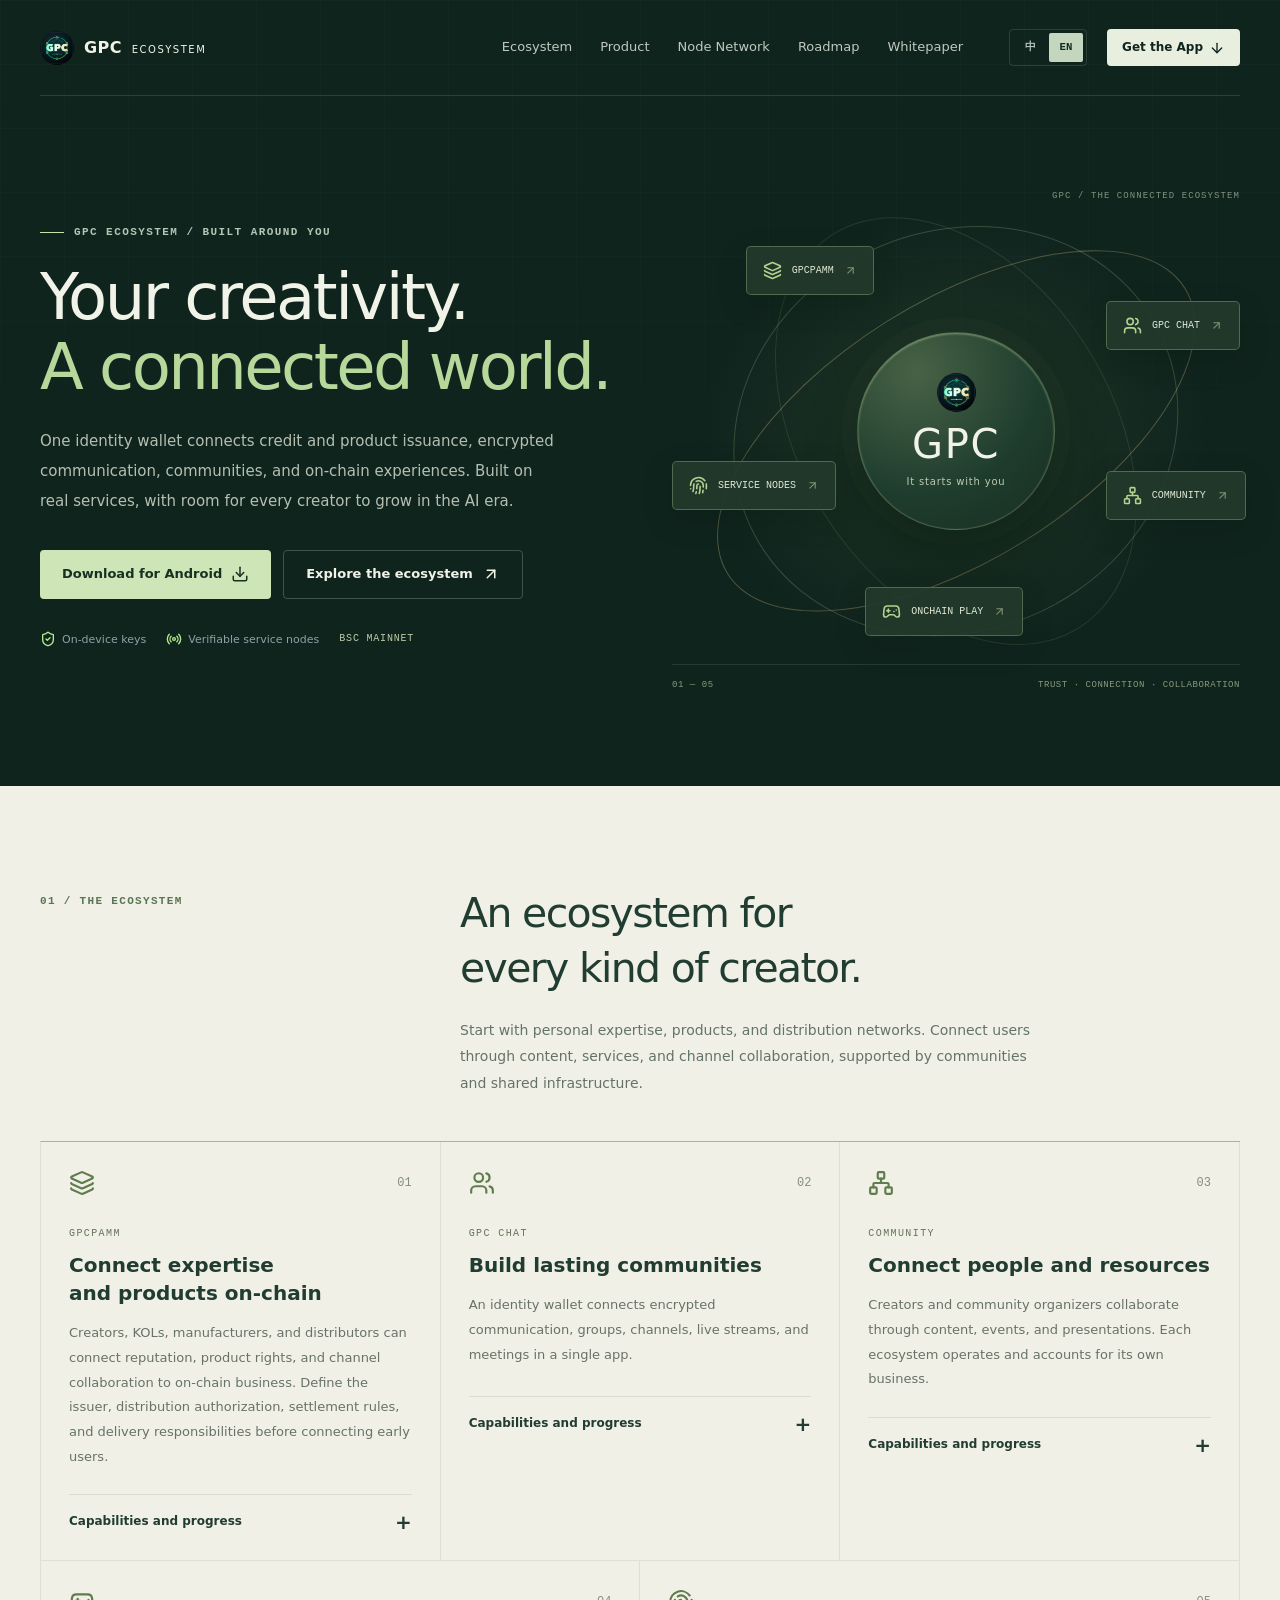
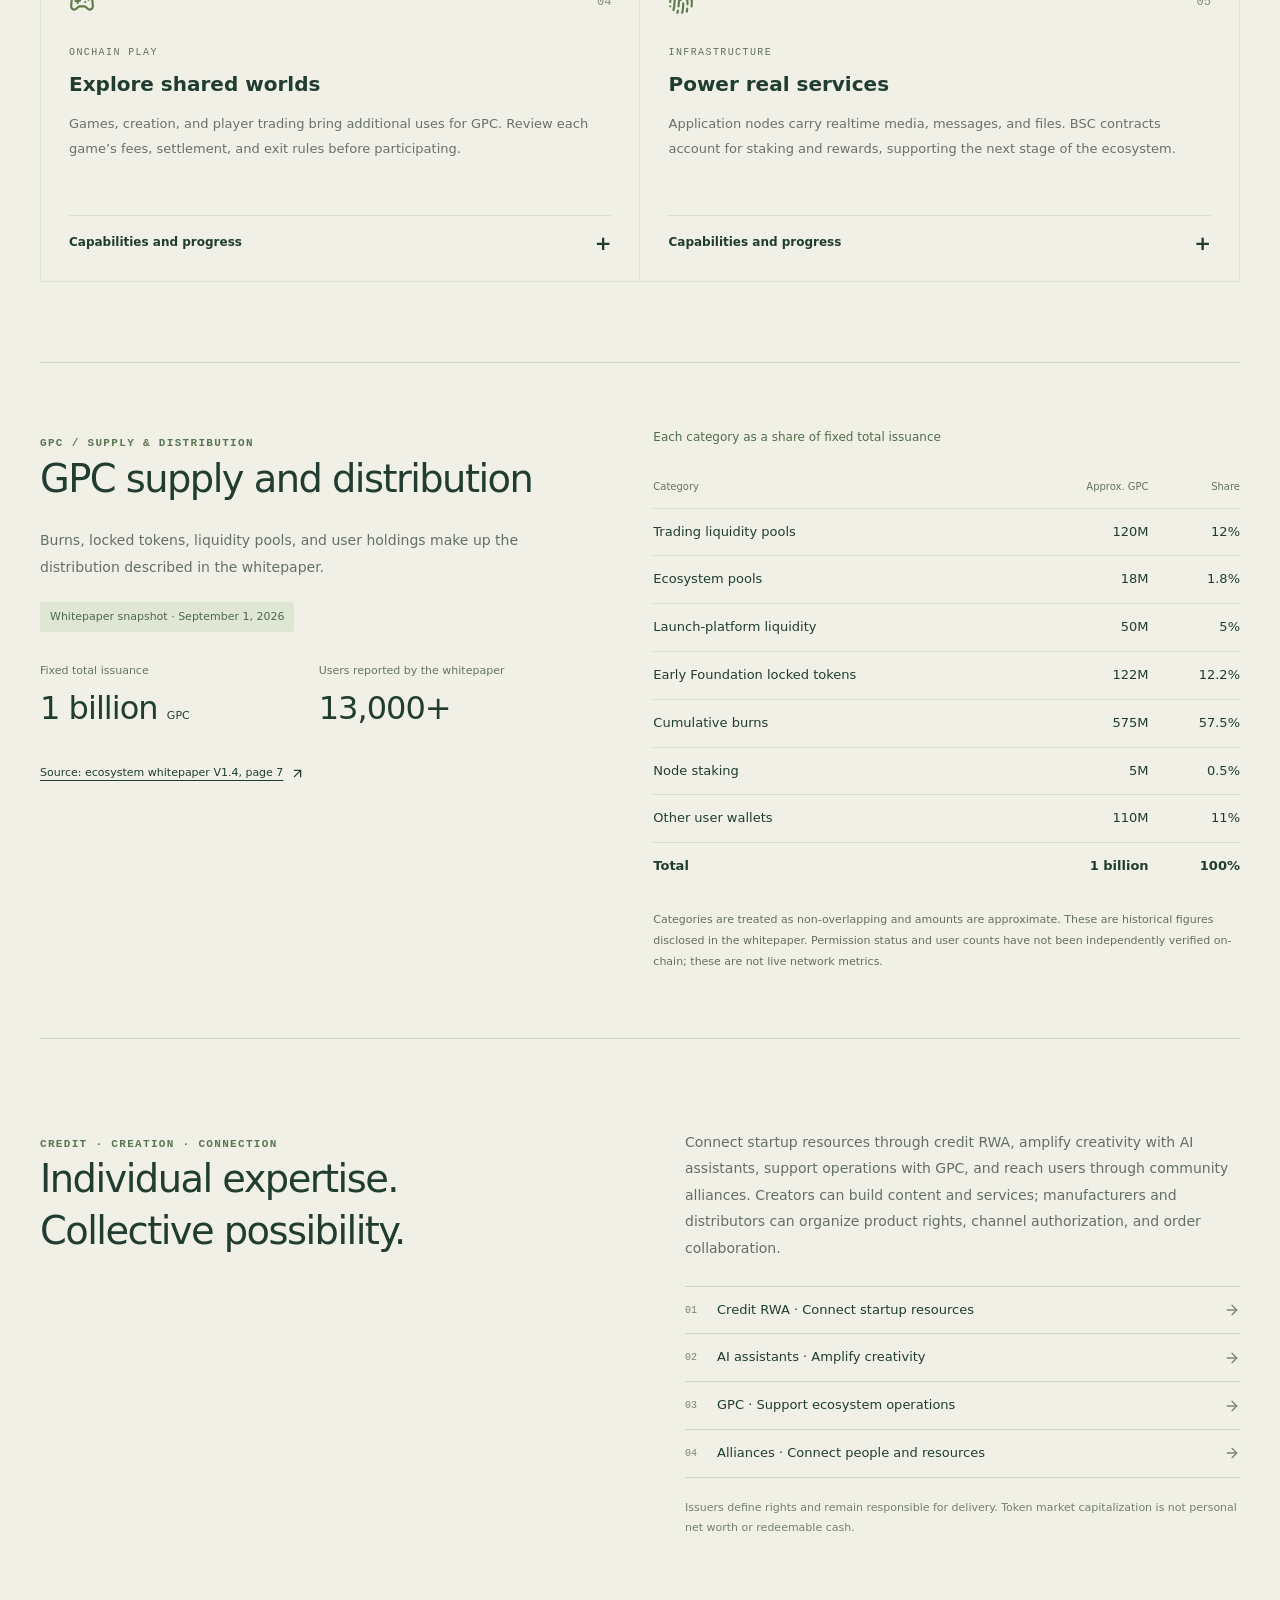
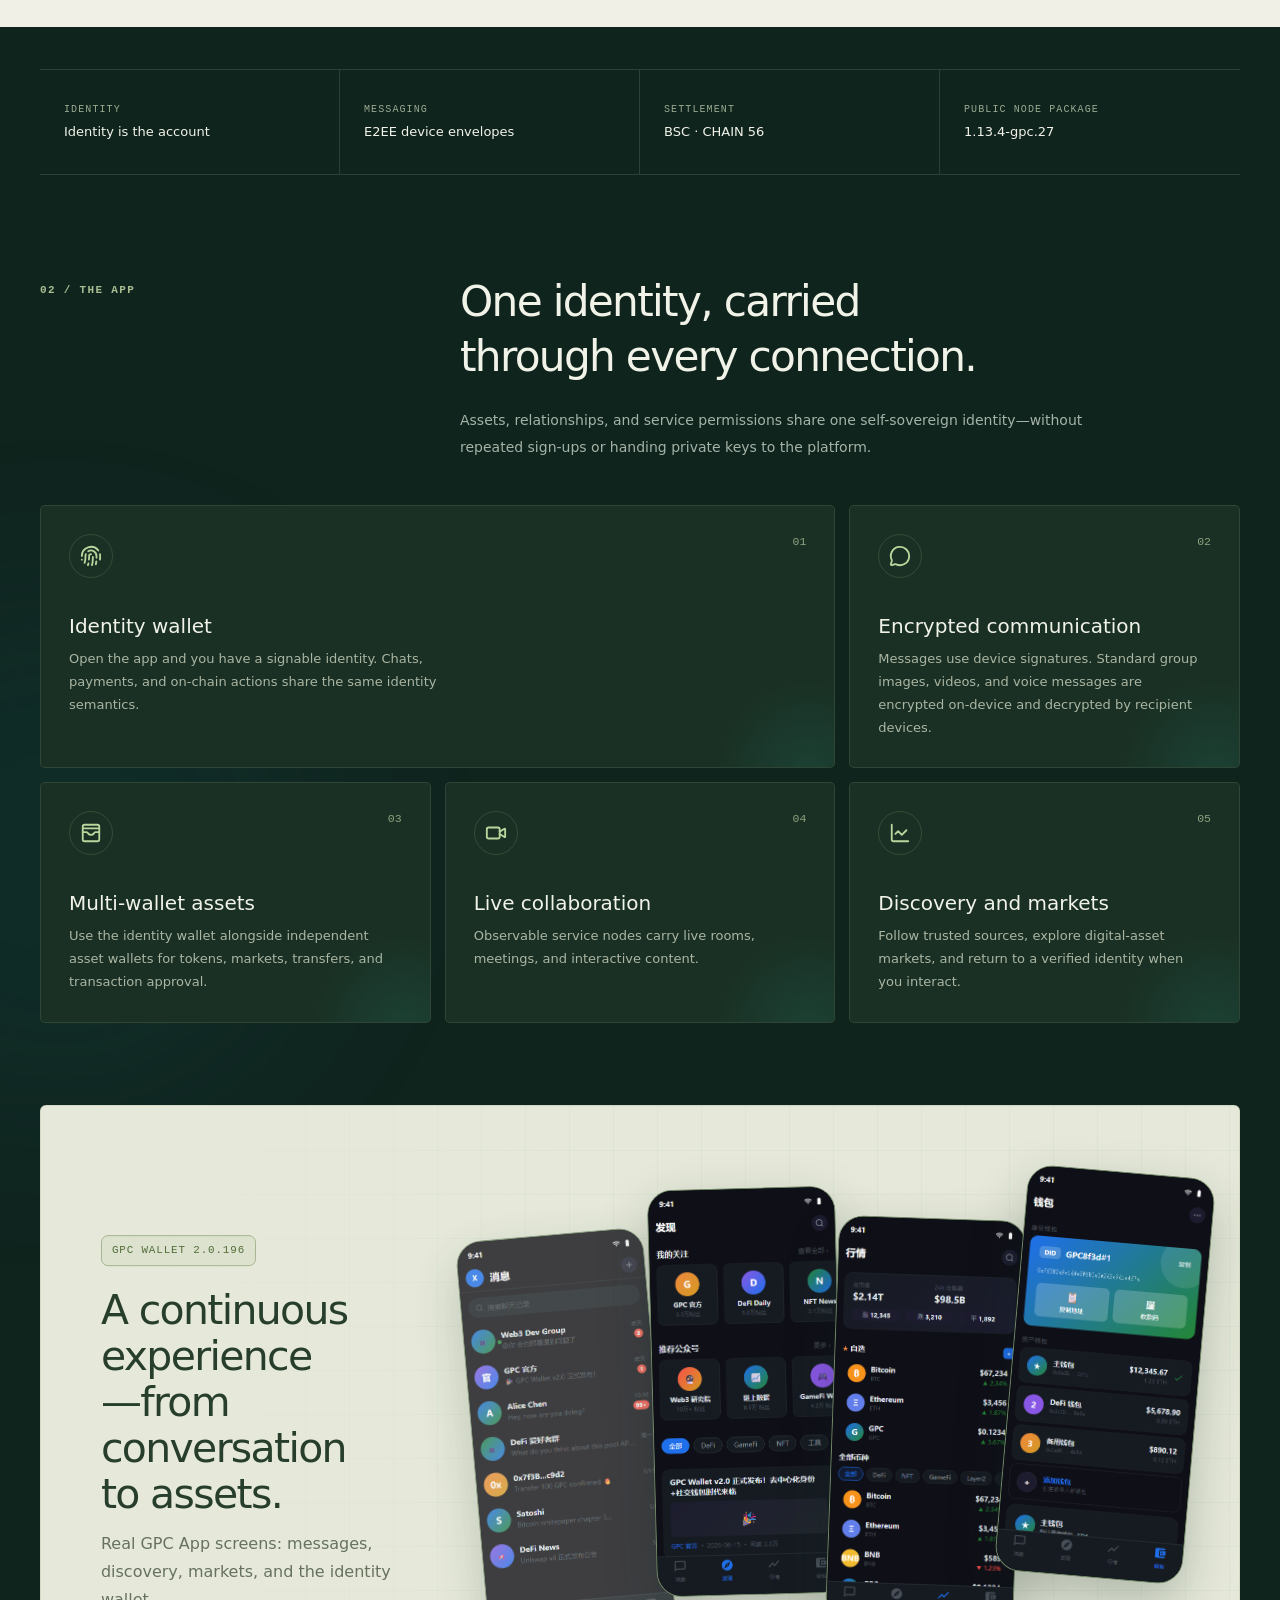
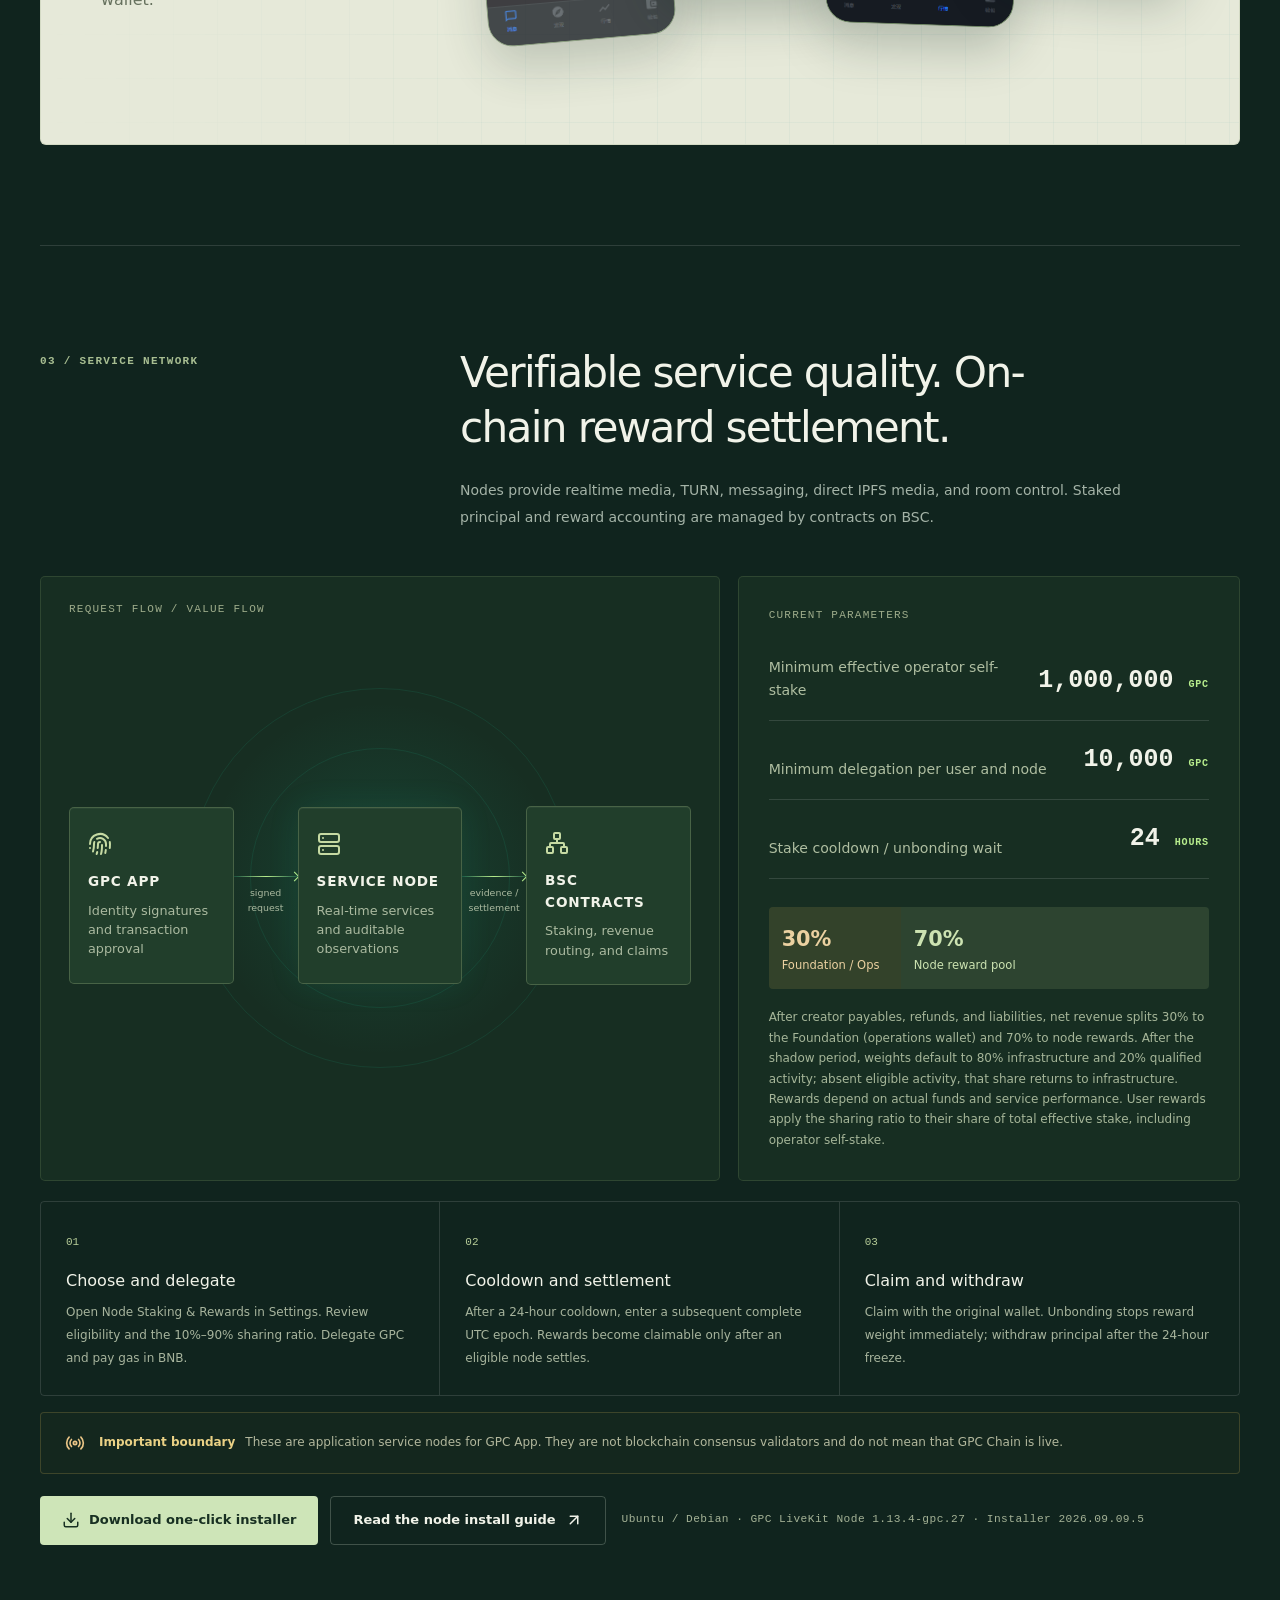
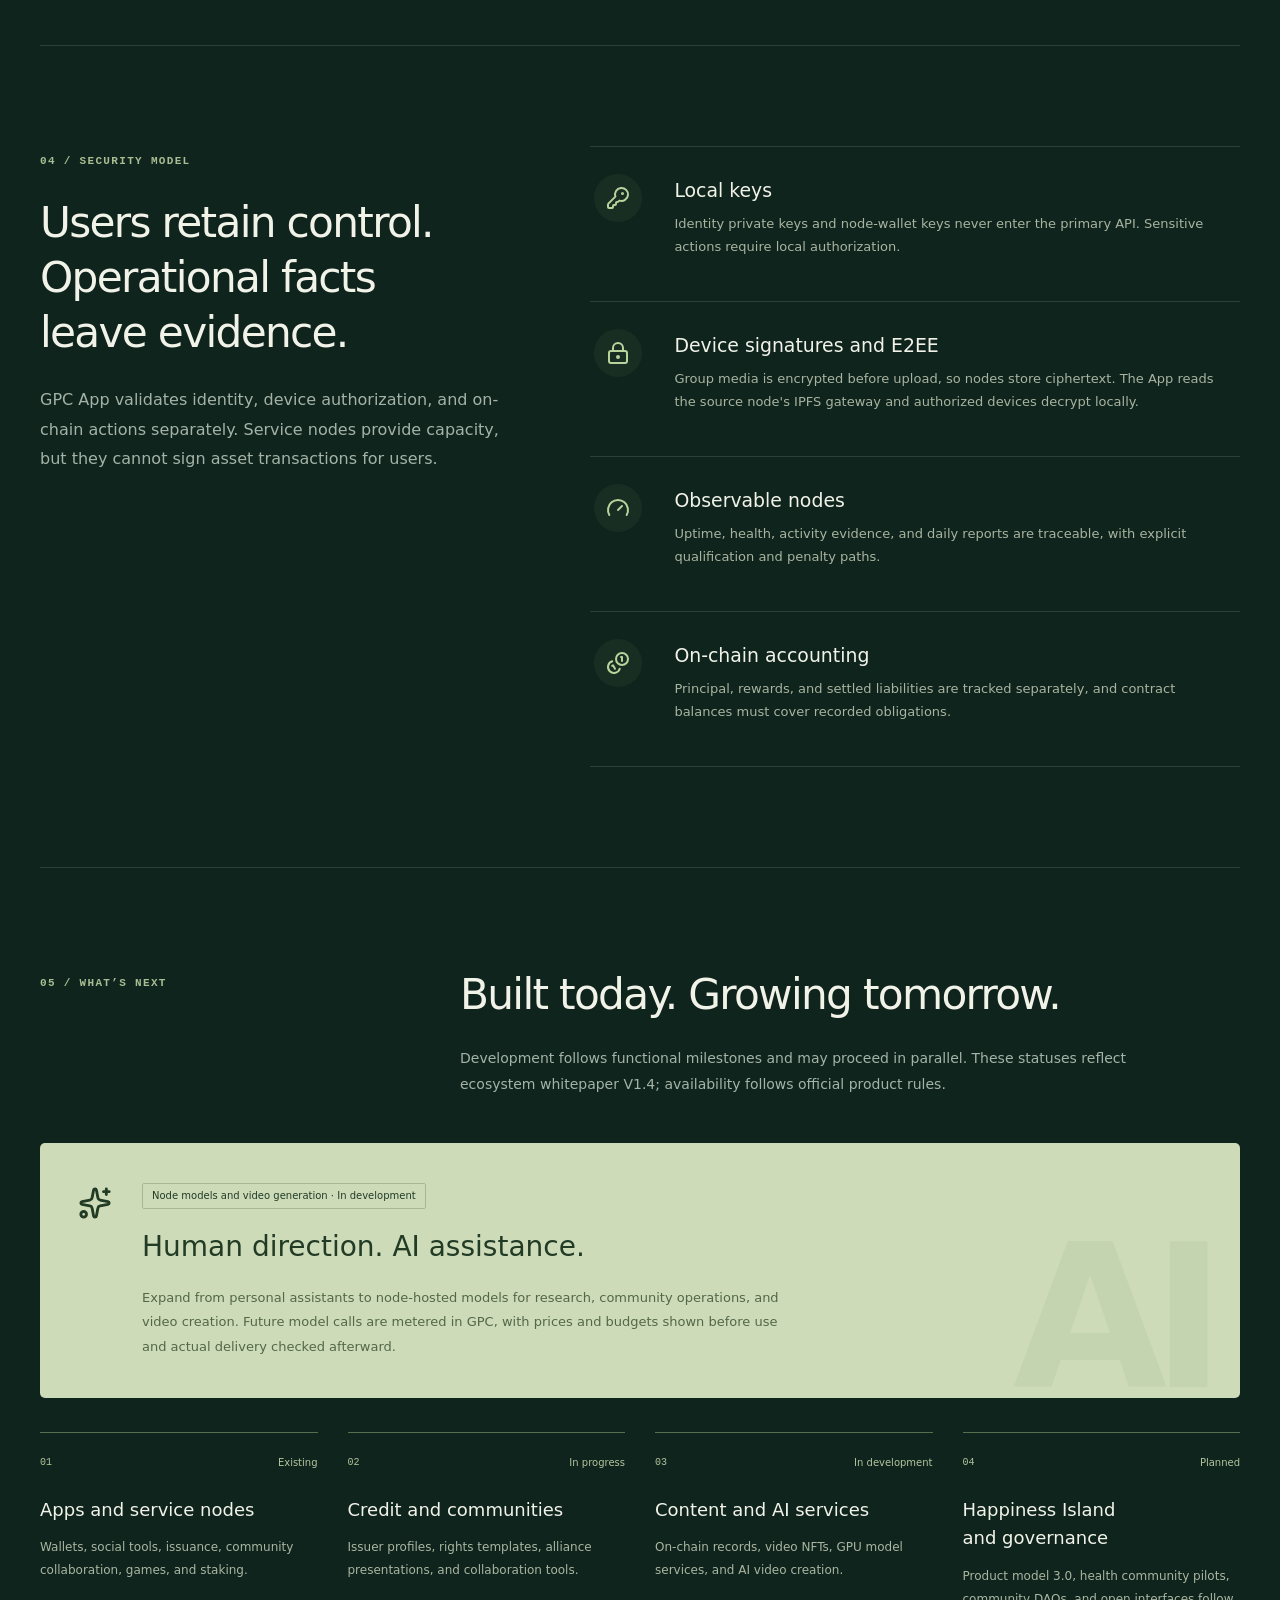
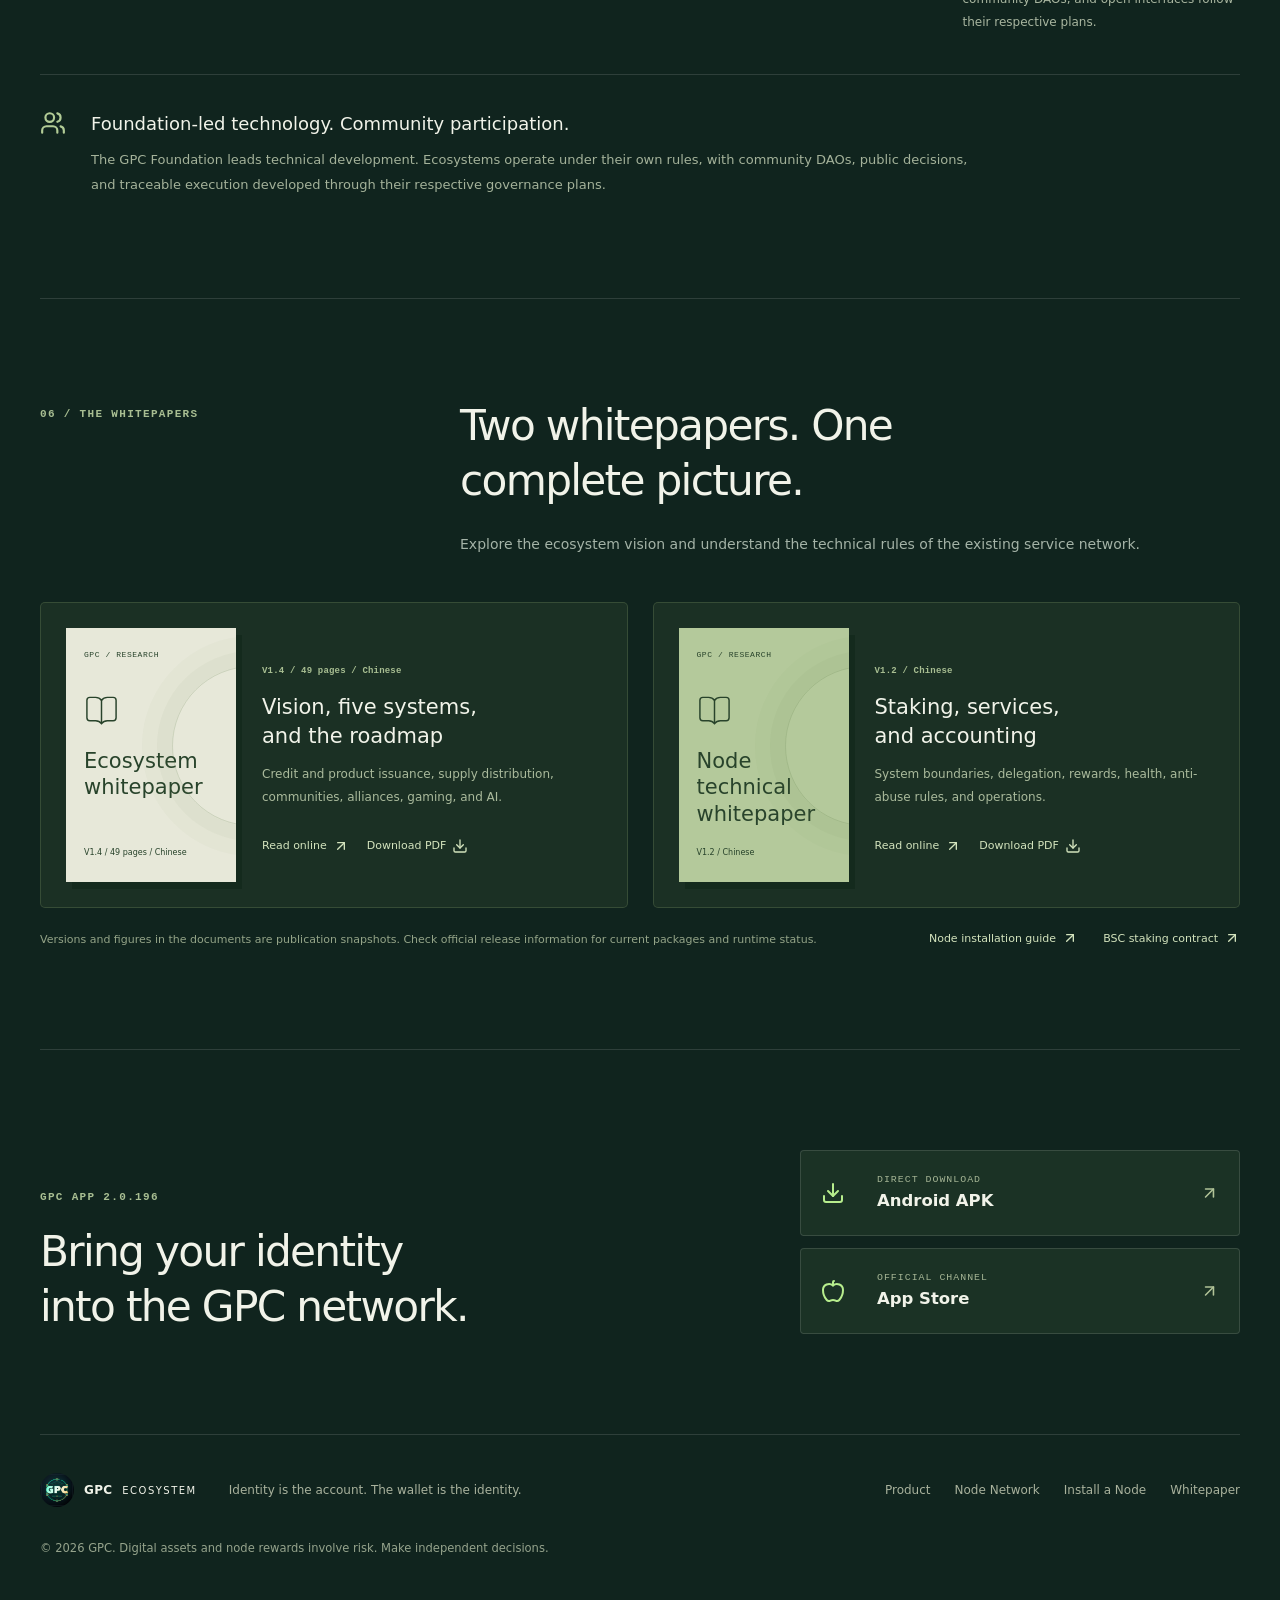
<file: index.html>
<!DOCTYPE html><html lang="zh-CN"><head><meta charSet="utf-8"/><meta name="viewport" content="width=device-width, initial-scale=1"/><link rel="stylesheet" href="./_next/static/css/index.VMivyo7x.css" data-rsc-css-href="./_next/static/css/index.VMivyo7x.css" data-precedence="vite-rsc/importer-resources"/><link rel="modulepreload" fetchPriority="low" href="./_next/static/chunks/index-CwW-BETE.js"/><script src="./_next/static/chunks/rolldown-runtime-C60lm6uB.js" type="module" async=""></script><script src="./_next/static/chunks/framework-D_rUT4EX.js" type="module" async=""></script><link rel="modulepreload" href="./_next/static/chunks/rolldown-runtime-C60lm6uB.js" crossorigin=""/><link rel="modulepreload" href="./_next/static/chunks/framework-D_rUT4EX.js" crossorigin=""/><link rel="modulepreload" href="./_next/static/chunks/layout-segment-context-5_YSalkw.js" crossorigin=""/><link rel="modulepreload" href="./_next/static/chunks/gpc-home-BFc99iYs.js" crossorigin=""/><link rel="modulepreload" href="./_next/static/chunks/toggle-group-cHK7bria.js" crossorigin=""/><title>GPC 生态官网｜信用、社交、社区与服务网络 | GPC Ecosystem</title><meta name="description" content="GPC 生态连接信用发行、加密社交、社区联盟、链游与服务节点。探索 GPC App、节点质押、生态白皮书 V1.4 与节点技术白皮书 V1.2。"/><meta property="og:title" content="GPC 生态官网｜让每一份创造都有自己的生态"/><meta property="og:description" content="从身份钱包出发，探索信用发行、私域社交、社区联盟、链游、服务节点与 AI 发展路线。"/><meta property="og:url" content="https://www.gpcchat.com"/><meta property="og:site_name" content="GPC App"/><meta property="og:type" content="website"/><meta property="og:image" content="https://www.gpcchat.com/assets/gpc-icon.png"/><meta property="og:image:width" content="1024"/><meta property="og:image:height" content="1024"/><meta property="og:image:alt" content="GPC App"/><meta name="twitter:card" content="summary"/><meta name="twitter:title" content="GPC Ecosystem | Identity, Community &amp; Services"/><meta name="twitter:description" content="One identity wallet connects creators, communities, on-chain experiences, and verifiable service nodes. Explore the GPC ecosystem and its roadmap."/><meta name="twitter:image" content="https://www.gpcchat.com/assets/gpc-icon.png"/><link rel="canonical" href="https://www.gpcchat.com"/><link rel="icon" href="favicon.svg" type="image/svg+xml"/><link rel="alternate icon" href="favicon.ico" sizes="16x16 32x32 48x48 64x64"/><link rel="apple-touch-icon" href="apple-touch-icon.png" sizes="180x180"/><script>Object.assign(((self[Symbol.for("vinext.navigationRuntime")]??={bootstrap:{routeManifest:null},functions:{}}).bootstrap.rsc??={rsc:[]}),{params:{},nav:{"pathname":"/","searchParams":[]}})</script><link rel="modulepreload" href="./_next/static/chunks/index-CwW-BETE.js" />
</head><body><main class="ecosystem-home"><a class="skip-link" href="#top">跳至正文</a><header class="site-header"><a class="brand" href="#top" aria-label="GPC App"><img src="assets/gpc-icon.png" alt=""/><span>GPC<span class="brand-sub"> ECOSYSTEM</span></span></a><nav id="main-navigation" class="" aria-label="主导航"><a href="#ecosystem">生态</a><a href="#product">产品</a><a href="#network">节点网络</a><a href="#roadmap">路线图</a><a href="#whitepapers">白皮书</a></nav><div class="header-actions"><div data-orientation="horizontal" role="group" data-slot="toggle-group" data-spacing="2" aria-label="切换网站语言" class="rounded-lg data-[size=sm]:rounded-[min(var(--radius-md),10px)] group/toggle-group flex w-fit flex-row items-center gap-[--spacing(var(--gap))] data-vertical:flex-col data-vertical:items-stretch language-toggle" style="--gap:2"><button type="button" data-pressed="" aria-disabled="false" tabindex="-1" aria-pressed="true" data-slot="toggle-group-item" data-variant="default" data-size="default" data-spacing="2" aria-label="中文" class="group-data-[spacing=0]/toggle-group:rounded-none group-data-[spacing=0]/toggle-group:px-2 group-data-[spacing=0]/toggle-group:has-data-[icon=inline-end]:pr-1.5 group-data-[spacing=0]/toggle-group:has-data-[icon=inline-start]:pl-1.5 group-data-horizontal/toggle-group:data-[spacing=0]:first:rounded-l-lg group-data-vertical/toggle-group:data-[spacing=0]:first:rounded-t-lg group-data-horizontal/toggle-group:data-[spacing=0]:last:rounded-r-lg group-data-vertical/toggle-group:data-[spacing=0]:last:rounded-b-lg shrink-0 focus:z-10 focus-visible:z-10 group-data-horizontal/toggle-group:data-[spacing=0]:data-[variant=outline]:border-l-0 group-data-vertical/toggle-group:data-[spacing=0]:data-[variant=outline]:border-t-0 group-data-horizontal/toggle-group:data-[spacing=0]:data-[variant=outline]:first:border-l group-data-vertical/toggle-group:data-[spacing=0]:data-[variant=outline]:first:border-t hover:text-foreground aria-pressed:bg-muted focus-visible:border-ring focus-visible:ring-ring/50 aria-invalid:ring-destructive/20 dark:aria-invalid:ring-destructive/40 aria-invalid:border-destructive data-[state=on]:bg-muted gap-1 rounded-lg text-sm font-medium transition-all [&amp;_svg:not([class*=&#x27;size-&#x27;])]:size-4 group/toggle inline-flex items-center justify-center whitespace-nowrap outline-none hover:bg-muted focus-visible:ring-[3px] disabled:pointer-events-none disabled:opacity-50 [&amp;_svg]:pointer-events-none [&amp;_svg]:shrink-0 bg-transparent h-8 min-w-8 px-2.5 has-data-[icon=inline-end]:pr-2 has-data-[icon=inline-start]:pl-2">中</button><button type="button" aria-disabled="false" tabindex="-1" aria-pressed="false" data-slot="toggle-group-item" data-variant="default" data-size="default" data-spacing="2" aria-label="English" class="group-data-[spacing=0]/toggle-group:rounded-none group-data-[spacing=0]/toggle-group:px-2 group-data-[spacing=0]/toggle-group:has-data-[icon=inline-end]:pr-1.5 group-data-[spacing=0]/toggle-group:has-data-[icon=inline-start]:pl-1.5 group-data-horizontal/toggle-group:data-[spacing=0]:first:rounded-l-lg group-data-vertical/toggle-group:data-[spacing=0]:first:rounded-t-lg group-data-horizontal/toggle-group:data-[spacing=0]:last:rounded-r-lg group-data-vertical/toggle-group:data-[spacing=0]:last:rounded-b-lg shrink-0 focus:z-10 focus-visible:z-10 group-data-horizontal/toggle-group:data-[spacing=0]:data-[variant=outline]:border-l-0 group-data-vertical/toggle-group:data-[spacing=0]:data-[variant=outline]:border-t-0 group-data-horizontal/toggle-group:data-[spacing=0]:data-[variant=outline]:first:border-l group-data-vertical/toggle-group:data-[spacing=0]:data-[variant=outline]:first:border-t hover:text-foreground aria-pressed:bg-muted focus-visible:border-ring focus-visible:ring-ring/50 aria-invalid:ring-destructive/20 dark:aria-invalid:ring-destructive/40 aria-invalid:border-destructive data-[state=on]:bg-muted gap-1 rounded-lg text-sm font-medium transition-all [&amp;_svg:not([class*=&#x27;size-&#x27;])]:size-4 group/toggle inline-flex items-center justify-center whitespace-nowrap outline-none hover:bg-muted focus-visible:ring-[3px] disabled:pointer-events-none disabled:opacity-50 [&amp;_svg]:pointer-events-none [&amp;_svg]:shrink-0 bg-transparent h-8 min-w-8 px-2.5 has-data-[icon=inline-end]:pr-2 has-data-[icon=inline-start]:pl-2">EN</button></div><button class="menu-toggle" aria-controls="main-navigation" aria-expanded="false" aria-label="展开或收起导航">☰</button><a class="header-cta" href="#download">下载 App<!-- --> <svg xmlns="http://www.w3.org/2000/svg" width="16" height="16" viewBox="0 0 24 24" fill="none" stroke="currentColor" stroke-width="2" stroke-linecap="round" stroke-linejoin="round" class="lucide lucide-arrow-down" aria-hidden="true"><path d="M12 5v14"></path><path d="m19 12-7 7-7-7"></path></svg></a></div></header><section class="hero" id="top"><div class="hero-copy"><p class="eyebrow"><span></span> GPC ECOSYSTEM / BUILT AROUND YOU</p><h1>信用连接你我，<br/><em>共创无限可能。</em></h1><p class="hero-lead">从一个身份钱包出发，连接信用与产品发行、加密社交、社区联盟与链游世界。以真实服务为基础，让每个人都能成为 AI 时代的超级个体。</p><div class="hero-actions"><a class="button button-primary" href="https://download.gpcchat.com/gpc.apk">下载 Android 版<!-- --> <svg xmlns="http://www.w3.org/2000/svg" width="18" height="18" viewBox="0 0 24 24" fill="none" stroke="currentColor" stroke-width="2" stroke-linecap="round" stroke-linejoin="round" class="lucide lucide-download" aria-hidden="true"><path d="M12 15V3"></path><path d="M21 15v4a2 2 0 0 1-2 2H5a2 2 0 0 1-2-2v-4"></path><path d="m7 10 5 5 5-5"></path></svg></a><a class="button button-quiet" href="#ecosystem">探索 GPC 生态<!-- --> <svg xmlns="http://www.w3.org/2000/svg" width="18" height="18" viewBox="0 0 24 24" fill="none" stroke="currentColor" stroke-width="2" stroke-linecap="round" stroke-linejoin="round" class="lucide lucide-arrow-up-right" aria-hidden="true"><path d="M7 7h10v10"></path><path d="M7 17 17 7"></path></svg></a></div><div class="trust-row" aria-label="核心特性"><span><svg xmlns="http://www.w3.org/2000/svg" width="16" height="16" viewBox="0 0 24 24" fill="none" stroke="currentColor" stroke-width="2" stroke-linecap="round" stroke-linejoin="round" class="lucide lucide-shield-check" aria-hidden="true"><path d="M20 13c0 5-3.5 7.5-7.66 8.95a1 1 0 0 1-.67-.01C7.5 20.5 4 18 4 13V6a1 1 0 0 1 1-1c2 0 4.5-1.2 6.24-2.72a1.17 1.17 0 0 1 1.52 0C14.51 3.81 17 5 19 5a1 1 0 0 1 1 1z"></path><path d="m9 12 2 2 4-4"></path></svg> <!-- -->设备本地密钥</span><span><svg xmlns="http://www.w3.org/2000/svg" width="16" height="16" viewBox="0 0 24 24" fill="none" stroke="currentColor" stroke-width="2" stroke-linecap="round" stroke-linejoin="round" class="lucide lucide-radio" aria-hidden="true"><path d="M16.247 7.761a6 6 0 0 1 0 8.478"></path><path d="M19.075 4.933a10 10 0 0 1 0 14.134"></path><path d="M4.925 19.067a10 10 0 0 1 0-14.134"></path><path d="M7.753 16.239a6 6 0 0 1 0-8.478"></path><circle cx="12" cy="12" r="2"></circle></svg> <!-- -->可验证服务节点</span><span class="network-chip">BSC MAINNET</span></div></div><div class="ecosystem-art" aria-label="身份连接五大生态体系示意"><div class="art-coordinate">GPC / THE CONNECTED ECOSYSTEM</div><div class="eco-orbit orbit-a"></div><div class="eco-orbit orbit-b"></div><div class="eco-orbit orbit-c"></div><div class="eco-core"><img src="assets/gpc-icon.png" alt=""/><strong>GPC</strong><span>每个人，都是起点</span></div><a href="#ecosystem-0" class="art-satellite satellite-0"><svg xmlns="http://www.w3.org/2000/svg" width="19" height="19" viewBox="0 0 24 24" fill="none" stroke="currentColor" stroke-width="2" stroke-linecap="round" stroke-linejoin="round" class="lucide lucide-layers" aria-hidden="true"><path d="M12.83 2.18a2 2 0 0 0-1.66 0L2.6 6.08a1 1 0 0 0 0 1.83l8.58 3.91a2 2 0 0 0 1.66 0l8.58-3.9a1 1 0 0 0 0-1.83z"></path><path d="M2 12a1 1 0 0 0 .58.91l8.6 3.91a2 2 0 0 0 1.65 0l8.58-3.9A1 1 0 0 0 22 12"></path><path d="M2 17a1 1 0 0 0 .58.91l8.6 3.91a2 2 0 0 0 1.65 0l8.58-3.9A1 1 0 0 0 22 17"></path></svg><span>GPCPAMM</span><svg xmlns="http://www.w3.org/2000/svg" width="13" height="13" viewBox="0 0 24 24" fill="none" stroke="currentColor" stroke-width="2" stroke-linecap="round" stroke-linejoin="round" class="lucide lucide-arrow-up-right" aria-hidden="true"><path d="M7 7h10v10"></path><path d="M7 17 17 7"></path></svg></a><a href="#ecosystem-1" class="art-satellite satellite-1"><svg xmlns="http://www.w3.org/2000/svg" width="19" height="19" viewBox="0 0 24 24" fill="none" stroke="currentColor" stroke-width="2" stroke-linecap="round" stroke-linejoin="round" class="lucide lucide-users" aria-hidden="true"><path d="M16 21v-2a4 4 0 0 0-4-4H6a4 4 0 0 0-4 4v2"></path><path d="M16 3.128a4 4 0 0 1 0 7.744"></path><path d="M22 21v-2a4 4 0 0 0-3-3.87"></path><circle cx="9" cy="7" r="4"></circle></svg><span>GPC CHAT</span><svg xmlns="http://www.w3.org/2000/svg" width="13" height="13" viewBox="0 0 24 24" fill="none" stroke="currentColor" stroke-width="2" stroke-linecap="round" stroke-linejoin="round" class="lucide lucide-arrow-up-right" aria-hidden="true"><path d="M7 7h10v10"></path><path d="M7 17 17 7"></path></svg></a><a href="#ecosystem-2" class="art-satellite satellite-2"><svg xmlns="http://www.w3.org/2000/svg" width="19" height="19" viewBox="0 0 24 24" fill="none" stroke="currentColor" stroke-width="2" stroke-linecap="round" stroke-linejoin="round" class="lucide lucide-network" aria-hidden="true"><rect x="16" y="16" width="6" height="6" rx="1"></rect><rect x="2" y="16" width="6" height="6" rx="1"></rect><rect x="9" y="2" width="6" height="6" rx="1"></rect><path d="M5 16v-3a1 1 0 0 1 1-1h12a1 1 0 0 1 1 1v3"></path><path d="M12 12V8"></path></svg><span>COMMUNITY</span><svg xmlns="http://www.w3.org/2000/svg" width="13" height="13" viewBox="0 0 24 24" fill="none" stroke="currentColor" stroke-width="2" stroke-linecap="round" stroke-linejoin="round" class="lucide lucide-arrow-up-right" aria-hidden="true"><path d="M7 7h10v10"></path><path d="M7 17 17 7"></path></svg></a><a href="#ecosystem-3" class="art-satellite satellite-3"><svg xmlns="http://www.w3.org/2000/svg" width="19" height="19" viewBox="0 0 24 24" fill="none" stroke="currentColor" stroke-width="2" stroke-linecap="round" stroke-linejoin="round" class="lucide lucide-gamepad2 lucide-gamepad-2" aria-hidden="true"><line x1="6" x2="10" y1="11" y2="11"></line><line x1="8" x2="8" y1="9" y2="13"></line><line x1="15" x2="15.01" y1="12" y2="12"></line><line x1="18" x2="18.01" y1="10" y2="10"></line><path d="M17.32 5H6.68a4 4 0 0 0-3.978 3.59c-.006.052-.01.101-.017.152C2.604 9.416 2 14.456 2 16a3 3 0 0 0 3 3c1 0 1.5-.5 2-1l1.414-1.414A2 2 0 0 1 9.828 16h4.344a2 2 0 0 1 1.414.586L17 18c.5.5 1 1 2 1a3 3 0 0 0 3-3c0-1.545-.604-6.584-.685-7.258-.007-.05-.011-.1-.017-.151A4 4 0 0 0 17.32 5z"></path></svg><span>ONCHAIN PLAY</span><svg xmlns="http://www.w3.org/2000/svg" width="13" height="13" viewBox="0 0 24 24" fill="none" stroke="currentColor" stroke-width="2" stroke-linecap="round" stroke-linejoin="round" class="lucide lucide-arrow-up-right" aria-hidden="true"><path d="M7 7h10v10"></path><path d="M7 17 17 7"></path></svg></a><a href="#ecosystem-4" class="art-satellite satellite-4"><svg xmlns="http://www.w3.org/2000/svg" width="19" height="19" viewBox="0 0 24 24" fill="none" stroke="currentColor" stroke-width="2" stroke-linecap="round" stroke-linejoin="round" class="lucide lucide-fingerprint-pattern" aria-hidden="true"><path d="M12 10a2 2 0 0 0-2 2c0 1.02-.1 2.51-.26 4"></path><path d="M14 13.12c0 2.38 0 6.38-1 8.88"></path><path d="M17.29 21.02c.12-.6.43-2.3.5-3.02"></path><path d="M2 12a10 10 0 0 1 18-6"></path><path d="M2 16h.01"></path><path d="M21.8 16c.2-2 .131-5.354 0-6"></path><path d="M5 19.5C5.5 18 6 15 6 12a6 6 0 0 1 .34-2"></path><path d="M8.65 22c.21-.66.45-1.32.57-2"></path><path d="M9 6.8a6 6 0 0 1 9 5.2v2"></path></svg><span>SERVICE NODES</span><svg xmlns="http://www.w3.org/2000/svg" width="13" height="13" viewBox="0 0 24 24" fill="none" stroke="currentColor" stroke-width="2" stroke-linecap="round" stroke-linejoin="round" class="lucide lucide-arrow-up-right" aria-hidden="true"><path d="M7 7h10v10"></path><path d="M7 17 17 7"></path></svg></a><div class="art-caption"><span>01 — 05</span>信用 · 关系 · 协作 · 体验 · 服务</div></div></section><section class="ecosystem-section" id="ecosystem"><div class="eco-container"><div class="eco-heading"><p class="section-kicker">01 / THE ECOSYSTEM</p><div><h2>让每一份创造，
都有自己的生态。</h2><p>从个人信用、产品与渠道资源出发，让内容、服务和经销协作连接用户，让社区与基础设施支持长期创造。</p></div></div><div class="ecosystem-grid"><article class="eco-card eco-card-0" id="ecosystem-0"><div class="eco-card-top"><svg xmlns="http://www.w3.org/2000/svg" width="26" height="26" viewBox="0 0 24 24" fill="none" stroke="currentColor" stroke-width="2" stroke-linecap="round" stroke-linejoin="round" class="lucide lucide-layers" aria-hidden="true"><path d="M12.83 2.18a2 2 0 0 0-1.66 0L2.6 6.08a1 1 0 0 0 0 1.83l8.58 3.91a2 2 0 0 0 1.66 0l8.58-3.9a1 1 0 0 0 0-1.83z"></path><path d="M2 12a1 1 0 0 0 .58.91l8.6 3.91a2 2 0 0 0 1.65 0l8.58-3.9A1 1 0 0 0 22 12"></path><path d="M2 17a1 1 0 0 0 .58.91l8.6 3.91a2 2 0 0 0 1.65 0l8.58-3.9A1 1 0 0 0 22 17"></path></svg><span>0<!-- -->1</span></div><p class="eco-label">GPCPAMM</p><h3>信用与产品，让价值被看见</h3><p>面向创作者、KOL、生产商与经销商，将个人信用、产品权益和经销协作连接到链上经营。明确主体、经销授权、结算规则与交付责任，再通过发行工具连接早期用户。</p><details><summary>了解体系与进展<span>+</span></summary><div class="eco-details"><b>现有能力</b><p>一键发布、交易配置、群组与公众号关联。</p><b>持续建设</b><p>信用资料、产品与服务权益模板、履约记录按阶段完善。</p><a href="whitepaper/gpc-ecosystem-whitepaper-v1.4.pdf?revision=a90fa607#page=8">白皮书<!-- --> · <!-- -->08—13<!-- --> <svg xmlns="http://www.w3.org/2000/svg" width="14" height="14" viewBox="0 0 24 24" fill="none" stroke="currentColor" stroke-width="2" stroke-linecap="round" stroke-linejoin="round" class="lucide lucide-arrow-up-right" aria-hidden="true"><path d="M7 7h10v10"></path><path d="M7 17 17 7"></path></svg></a></div></details></article><article class="eco-card eco-card-1" id="ecosystem-1"><div class="eco-card-top"><svg xmlns="http://www.w3.org/2000/svg" width="26" height="26" viewBox="0 0 24 24" fill="none" stroke="currentColor" stroke-width="2" stroke-linecap="round" stroke-linejoin="round" class="lucide lucide-users" aria-hidden="true"><path d="M16 21v-2a4 4 0 0 0-4-4H6a4 4 0 0 0-4 4v2"></path><path d="M16 3.128a4 4 0 0 1 0 7.744"></path><path d="M22 21v-2a4 4 0 0 0-3-3.87"></path><circle cx="9" cy="7" r="4"></circle></svg><span>0<!-- -->2</span></div><p class="eco-label">GPC CHAT</p><h3>私域社交，让关系持续生长</h3><p>身份钱包连接加密沟通、群组、公众号、直播与会议，让交流、资产和社区经营在同一个 App 中完成。</p><details><summary>了解体系与进展<span>+</span></summary><div class="eco-details"><b>现有能力</b><p>钱包、群组、公众号、AI 助理、直播与会议。</p><b>持续建设</b><p>分布式节点大模型接入与 AI 视频创作。</p><a href="whitepaper/gpc-ecosystem-whitepaper-v1.4.pdf?revision=a90fa607#page=14">白皮书<!-- --> · <!-- -->14—19<!-- --> <svg xmlns="http://www.w3.org/2000/svg" width="14" height="14" viewBox="0 0 24 24" fill="none" stroke="currentColor" stroke-width="2" stroke-linecap="round" stroke-linejoin="round" class="lucide lucide-arrow-up-right" aria-hidden="true"><path d="M7 7h10v10"></path><path d="M7 17 17 7"></path></svg></a></div></details></article><article class="eco-card eco-card-2" id="ecosystem-2"><div class="eco-card-top"><svg xmlns="http://www.w3.org/2000/svg" width="26" height="26" viewBox="0 0 24 24" fill="none" stroke="currentColor" stroke-width="2" stroke-linecap="round" stroke-linejoin="round" class="lucide lucide-network" aria-hidden="true"><rect x="16" y="16" width="6" height="6" rx="1"></rect><rect x="2" y="16" width="6" height="6" rx="1"></rect><rect x="9" y="2" width="6" height="6" rx="1"></rect><path d="M5 16v-3a1 1 0 0 1 1-1h12a1 1 0 0 1 1 1v3"></path><path d="M12 12V8"></path></svg><span>0<!-- -->3</span></div><p class="eco-label">COMMUNITY</p><h3>社区联盟，让资源彼此连接</h3><p>连接创作者、KOL 与社区组织者，通过内容、活动和路演形成合作。各生态独立运营与记账。</p><details><summary>了解体系与进展<span>+</span></summary><div class="eco-details"><b>现有能力</b><p>GPC 1.0、MSC 2.0 与社区协作。</p><b>持续建设</b><p>联盟路演工具持续建设；3.0 产品模型 与幸福岛健康基地规划中。</p><a href="whitepaper/gpc-ecosystem-whitepaper-v1.4.pdf?revision=a90fa607#page=20">白皮书<!-- --> · <!-- -->20—24<!-- --> <svg xmlns="http://www.w3.org/2000/svg" width="14" height="14" viewBox="0 0 24 24" fill="none" stroke="currentColor" stroke-width="2" stroke-linecap="round" stroke-linejoin="round" class="lucide lucide-arrow-up-right" aria-hidden="true"><path d="M7 7h10v10"></path><path d="M7 17 17 7"></path></svg></a></div></details></article><article class="eco-card eco-card-3" id="ecosystem-3"><div class="eco-card-top"><svg xmlns="http://www.w3.org/2000/svg" width="26" height="26" viewBox="0 0 24 24" fill="none" stroke="currentColor" stroke-width="2" stroke-linecap="round" stroke-linejoin="round" class="lucide lucide-gamepad2 lucide-gamepad-2" aria-hidden="true"><line x1="6" x2="10" y1="11" y2="11"></line><line x1="8" x2="8" y1="9" y2="13"></line><line x1="15" x2="15.01" y1="12" y2="12"></line><line x1="18" x2="18.01" y1="10" y2="10"></line><path d="M17.32 5H6.68a4 4 0 0 0-3.978 3.59c-.006.052-.01.101-.017.152C2.604 9.416 2 14.456 2 16a3 3 0 0 0 3 3c1 0 1.5-.5 2-1l1.414-1.414A2 2 0 0 1 9.828 16h4.344a2 2 0 0 1 1.414.586L17 18c.5.5 1 1 2 1a3 3 0 0 0 3-3c0-1.545-.604-6.584-.685-7.258-.007-.05-.011-.1-.017-.151A4 4 0 0 0 17.32 5z"></path></svg><span>0<!-- -->4</span></div><p class="eco-label">ONCHAIN PLAY</p><h3>链游世界，让参与更有趣</h3><p>围绕共同体验、创作和玩家交易，拓展 GPC 的应用场景。了解每款游戏的费用、结算与退出规则，再开始探索。</p><details><summary>了解体系与进展<span>+</span></summary><div class="eco-details"><b>现有能力</b><p>GPC 传奇、夺宝及九类材料挂单市场。</p><b>持续建设</b><p>GPC 小镇开发中：以地产核心连接居民、公司与独立插件，按公开规则开放接入；核心资产与插件隔离仍需实现与测试验证。</p><a href="whitepaper/gpc-ecosystem-whitepaper-v1.4.pdf?revision=a90fa607#page=25">白皮书<!-- --> · <!-- -->25—31<!-- --> <svg xmlns="http://www.w3.org/2000/svg" width="14" height="14" viewBox="0 0 24 24" fill="none" stroke="currentColor" stroke-width="2" stroke-linecap="round" stroke-linejoin="round" class="lucide lucide-arrow-up-right" aria-hidden="true"><path d="M7 7h10v10"></path><path d="M7 17 17 7"></path></svg></a></div></details></article><article class="eco-card eco-card-4" id="ecosystem-4"><div class="eco-card-top"><svg xmlns="http://www.w3.org/2000/svg" width="26" height="26" viewBox="0 0 24 24" fill="none" stroke="currentColor" stroke-width="2" stroke-linecap="round" stroke-linejoin="round" class="lucide lucide-fingerprint-pattern" aria-hidden="true"><path d="M12 10a2 2 0 0 0-2 2c0 1.02-.1 2.51-.26 4"></path><path d="M14 13.12c0 2.38 0 6.38-1 8.88"></path><path d="M17.29 21.02c.12-.6.43-2.3.5-3.02"></path><path d="M2 12a10 10 0 0 1 18-6"></path><path d="M2 16h.01"></path><path d="M21.8 16c.2-2 .131-5.354 0-6"></path><path d="M5 19.5C5.5 18 6 15 6 12a6 6 0 0 1 .34-2"></path><path d="M8.65 22c.21-.66.45-1.32.57-2"></path><path d="M9 6.8a6 6 0 0 1 9 5.2v2"></path></svg><span>0<!-- -->5</span></div><p class="eco-label">INFRASTRUCTURE</p><h3>节点网络，让服务可靠发生</h3><p>现有服务节点承载实时音视频、消息与媒体，BSC 合约记录质押和收益。以真实服务支撑生态的下一步。</p><details><summary>了解体系与进展<span>+</span></summary><div class="eco-details"><b>现有能力</b><p>应用服务节点、质押委托与链上日结。</p><b>持续建设</b><p>GPC Chain 扩展、链上存储、GPU 大模型与视频 NFT；当前服务节点并非公链共识验证者。</p><a href="whitepaper/gpc-ecosystem-whitepaper-v1.4.pdf?revision=a90fa607#page=32">白皮书<!-- --> · <!-- -->32—45<!-- --> <svg xmlns="http://www.w3.org/2000/svg" width="14" height="14" viewBox="0 0 24 24" fill="none" stroke="currentColor" stroke-width="2" stroke-linecap="round" stroke-linejoin="round" class="lucide lucide-arrow-up-right" aria-hidden="true"><path d="M7 7h10v10"></path><path d="M7 17 17 7"></path></svg></a></div></details></article></div><section class="supply-section" id="supply" aria-labelledby="supply-title"><div class="supply-intro"><p class="section-kicker">GPC / SUPPLY &amp; DISTRIBUTION</p><h2 id="supply-title">GPC 供应与流通分布</h2><p>销毁、锁仓、LP 流动性与用户持有，共同构成白皮书中的 GPC 分布图景。</p><span class="supply-date">白皮书统计快照 · 2026 年 9 月 1 日</span><dl class="supply-metrics"><div><dt>恒定总发行量</dt><dd>10 亿<!-- --> <small>GPC</small></dd></div><div><dt>白皮书披露用户规模</dt><dd>13,000+</dd></div></dl><a class="supply-source" href="whitepaper/gpc-ecosystem-whitepaper-v1.4.pdf?revision=a90fa607#page=7" target="_blank" rel="noreferrer">来源：生态白皮书 V1.4，第 7 页<svg xmlns="http://www.w3.org/2000/svg" width="15" height="15" viewBox="0 0 24 24" fill="none" stroke="currentColor" stroke-width="2" stroke-linecap="round" stroke-linejoin="round" class="lucide lucide-arrow-up-right" aria-hidden="true"><path d="M7 7h10v10"></path><path d="M7 17 17 7"></path></svg></a></div><div class="supply-breakdown"><table><caption>各项占恒定总发行量的比例</caption><thead><tr><th scope="col">分布类别</th><th scope="col">约数（GPC）</th><th scope="col">占比</th></tr></thead><tbody><tr><th scope="row">交易 LP 池</th><td>12,000 万</td><td>12<!-- -->%</td></tr><tr><th scope="row">生态矿池</th><td>1,800 万</td><td>1.8<!-- -->%</td></tr><tr><th scope="row">发射平台 LP 筑底</th><td>5,000 万</td><td>5<!-- -->%</td></tr><tr><th scope="row">早期基金会锁仓</th><td>12,200 万</td><td>12.2<!-- -->%</td></tr><tr><th scope="row">累计销毁</th><td>57,500 万</td><td>57.5<!-- -->%</td></tr><tr><th scope="row">节点质押</th><td>500 万</td><td>0.5<!-- -->%</td></tr><tr><th scope="row">其余用户钱包</th><td>11,000 万</td><td>11<!-- -->%</td></tr></tbody><tfoot><tr><th scope="row">合计</th><td>10 亿</td><td>100%</td></tr></tfoot></table><p class="supply-note">各项按互不重叠计算，数量为约数。以上为白皮书披露的历史快照；权限状态与用户规模未作独立链上核验，不作为实时网络指标。</p></div></section><div class="vision-block"><div><p class="section-kicker">CREDIT · CREATION · CONNECTION</p><h2>从一个人的能力，
到一群人的共创。</h2></div><div><p>以信用 RWA 连接起步资源，用 AI 助理放大创造力，以 GPC 支撑生态经营，再借助社区联盟连接用户与渠道。创作者可以经营内容与服务，生产商和经销商可以围绕产品权益、经销授权与订单协作建立事业。</p><ol><li><span>0<!-- -->1</span>信用 RWA · 连接起步资源<svg xmlns="http://www.w3.org/2000/svg" width="16" height="16" viewBox="0 0 24 24" fill="none" stroke="currentColor" stroke-width="2" stroke-linecap="round" stroke-linejoin="round" class="lucide lucide-arrow-right" aria-hidden="true"><path d="M5 12h14"></path><path d="m12 5 7 7-7 7"></path></svg></li><li><span>0<!-- -->2</span>AI 助理 · 放大创造力<svg xmlns="http://www.w3.org/2000/svg" width="16" height="16" viewBox="0 0 24 24" fill="none" stroke="currentColor" stroke-width="2" stroke-linecap="round" stroke-linejoin="round" class="lucide lucide-arrow-right" aria-hidden="true"><path d="M5 12h14"></path><path d="m12 5 7 7-7 7"></path></svg></li><li><span>0<!-- -->3</span>GPC · 支撑生态经营<svg xmlns="http://www.w3.org/2000/svg" width="16" height="16" viewBox="0 0 24 24" fill="none" stroke="currentColor" stroke-width="2" stroke-linecap="round" stroke-linejoin="round" class="lucide lucide-arrow-right" aria-hidden="true"><path d="M5 12h14"></path><path d="m12 5 7 7-7 7"></path></svg></li><li><span>0<!-- -->4</span>社区联盟 · 连接用户与资源<svg xmlns="http://www.w3.org/2000/svg" width="16" height="16" viewBox="0 0 24 24" fill="none" stroke="currentColor" stroke-width="2" stroke-linecap="round" stroke-linejoin="round" class="lucide lucide-arrow-right" aria-hidden="true"><path d="M5 12h14"></path><path d="m12 5 7 7-7 7"></path></svg></li></ol><small>权益与交付由发行人明确约定。代币市值不等于个人净资产或可兑现价值。</small></div></div></div></section><section class="signal-strip" aria-label="产品运行基线"><div><span>IDENTITY</span><strong>身份即账号</strong></div><div><span>MESSAGING</span><strong>E2EE 设备信封</strong></div><div><span>SETTLEMENT</span><strong>BSC · CHAIN 56</strong></div><div><span>PUBLIC NODE PACKAGE</span><strong>1.13.4-gpc.27</strong></div></section><section class="section product-section" id="product" aria-labelledby="product-title"><div class="section-heading"><p class="section-kicker">02 / THE APP</p><div><h2 id="product-title">一个身份，贯穿每一次连接。</h2><p>资产、关系与服务权限由同一个自主身份衔接，减少重复注册，也不把私钥交给平台。</p></div></div><div class="feature-grid"><article class="feature-card feature-card-wide"><span class="feature-icon"><svg xmlns="http://www.w3.org/2000/svg" width="24" height="24" viewBox="0 0 24 24" fill="none" stroke="currentColor" stroke-width="2" stroke-linecap="round" stroke-linejoin="round" class="lucide lucide-fingerprint-pattern" aria-hidden="true"><path d="M12 10a2 2 0 0 0-2 2c0 1.02-.1 2.51-.26 4"></path><path d="M14 13.12c0 2.38 0 6.38-1 8.88"></path><path d="M17.29 21.02c.12-.6.43-2.3.5-3.02"></path><path d="M2 12a10 10 0 0 1 18-6"></path><path d="M2 16h.01"></path><path d="M21.8 16c.2-2 .131-5.354 0-6"></path><path d="M5 19.5C5.5 18 6 15 6 12a6 6 0 0 1 .34-2"></path><path d="M8.65 22c.21-.66.45-1.32.57-2"></path><path d="M9 6.8a6 6 0 0 1 9 5.2v2"></path></svg></span><p class="feature-index">01</p><h3>身份钱包</h3><p>打开 App 即拥有可签名的身份入口。聊天、收付和链上操作使用一致的身份语义。</p></article><article class="feature-card"><span class="feature-icon"><svg xmlns="http://www.w3.org/2000/svg" width="24" height="24" viewBox="0 0 24 24" fill="none" stroke="currentColor" stroke-width="2" stroke-linecap="round" stroke-linejoin="round" class="lucide lucide-message-circle" aria-hidden="true"><path d="M2.992 16.342a2 2 0 0 1 .094 1.167l-1.065 3.29a1 1 0 0 0 1.236 1.168l3.413-.998a2 2 0 0 1 1.099.092 10 10 0 1 0-4.777-4.719"></path></svg></span><p class="feature-index">02</p><h3>加密沟通</h3><p>消息使用设备签名；普通群聊图片、视频和语音在设备端加密，接收设备本地解密。</p></article><article class="feature-card"><span class="feature-icon"><svg xmlns="http://www.w3.org/2000/svg" width="24" height="24" viewBox="0 0 24 24" fill="none" stroke="currentColor" stroke-width="2" stroke-linecap="round" stroke-linejoin="round" class="lucide lucide-wallet-cards" aria-hidden="true"><path d="M3 11h3.75a2 2 0 0 1 1.6.8l.45.6a4 4 0 0 0 6.4 0l.45-.6a2 2 0 0 1 1.6-.8H21"></path><path d="M3 7h18"></path><rect x="3" y="3" width="18" height="18" rx="2"></rect></svg></span><p class="feature-index">03</p><h3>多钱包资产</h3><p>身份钱包与独立资产钱包并存，覆盖收发 Token、行情与交易确认。</p></article><article class="feature-card"><span class="feature-icon"><svg xmlns="http://www.w3.org/2000/svg" width="24" height="24" viewBox="0 0 24 24" fill="none" stroke="currentColor" stroke-width="2" stroke-linecap="round" stroke-linejoin="round" class="lucide lucide-video" aria-hidden="true"><path d="m16 13 5.223 3.482a.5.5 0 0 0 .777-.416V7.87a.5.5 0 0 0-.752-.432L16 10.5"></path><rect x="2" y="6" width="14" height="12" rx="2"></rect></svg></span><p class="feature-index">04</p><h3>实时协作</h3><p>直播、会议与互动内容由可观测的服务节点承载。</p></article><article class="feature-card"><span class="feature-icon"><svg xmlns="http://www.w3.org/2000/svg" width="24" height="24" viewBox="0 0 24 24" fill="none" stroke="currentColor" stroke-width="2" stroke-linecap="round" stroke-linejoin="round" class="lucide lucide-chart-line" aria-hidden="true"><path d="M3 3v16a2 2 0 0 0 2 2h16"></path><path d="m19 9-5 5-4-4-3 3"></path></svg></span><p class="feature-index">05</p><h3>发现与行情</h3><p>在同一产品里关注信息源、浏览数字资产市场，再回到可信身份完成互动。</p></article></div><div class="product-stage" aria-label="GPC App 主要界面预览"><div class="stage-copy"><span class="stage-chip">GPC WALLET 2.0.196</span><h3>从对话到资产，体验保持连贯。</h3><p>真实 App 界面展示：消息、发现、行情和身份钱包。</p></div><div class="screen screen-one"><img src="assets/app-messages.png" alt="消息界面"/></div><div class="screen screen-two"><img src="assets/app-discover.png" alt="发现界面"/></div><div class="screen screen-three"><img src="assets/app-market.png" alt="行情界面"/></div><div class="screen screen-four"><img src="assets/app-wallet.png" alt="钱包界面"/></div></div></section><section class="section network-section" id="network" aria-labelledby="network-title"><div class="section-heading"><p class="section-kicker">03 / SERVICE NETWORK</p><div><h2 id="network-title">服务质量可验证，收益在链上结算。</h2><p>节点承担音视频、TURN、消息、直连 IPFS 媒体与房间控制服务；质押本金和奖励会计由 BSC 合约管理。</p></div></div><div class="network-grid"><div class="network-map"><div class="map-label">请求流 / 价值流</div><div class="map-node app-node"><svg xmlns="http://www.w3.org/2000/svg" width="24" height="24" viewBox="0 0 24 24" fill="none" stroke="currentColor" stroke-width="2" stroke-linecap="round" stroke-linejoin="round" class="lucide lucide-fingerprint-pattern" aria-hidden="true"><path d="M12 10a2 2 0 0 0-2 2c0 1.02-.1 2.51-.26 4"></path><path d="M14 13.12c0 2.38 0 6.38-1 8.88"></path><path d="M17.29 21.02c.12-.6.43-2.3.5-3.02"></path><path d="M2 12a10 10 0 0 1 18-6"></path><path d="M2 16h.01"></path><path d="M21.8 16c.2-2 .131-5.354 0-6"></path><path d="M5 19.5C5.5 18 6 15 6 12a6 6 0 0 1 .34-2"></path><path d="M8.65 22c.21-.66.45-1.32.57-2"></path><path d="M9 6.8a6 6 0 0 1 9 5.2v2"></path></svg><span>GPC APP</span><small>身份签名与交易确认</small></div><div class="map-link map-link-one"><i></i><span>签名请求</span></div><div class="map-node service-node"><svg xmlns="http://www.w3.org/2000/svg" width="24" height="24" viewBox="0 0 24 24" fill="none" stroke="currentColor" stroke-width="2" stroke-linecap="round" stroke-linejoin="round" class="lucide lucide-server" aria-hidden="true"><rect width="20" height="8" x="2" y="2" rx="2" ry="2"></rect><rect width="20" height="8" x="2" y="14" rx="2" ry="2"></rect><line x1="6" x2="6.01" y1="6" y2="6"></line><line x1="6" x2="6.01" y1="18" y2="18"></line></svg><span>服务节点</span><small>实时服务与可审计观测</small></div><div class="map-link map-link-two"><i></i><span>证据 / 日结</span></div><div class="map-node chain-node"><svg xmlns="http://www.w3.org/2000/svg" width="24" height="24" viewBox="0 0 24 24" fill="none" stroke="currentColor" stroke-width="2" stroke-linecap="round" stroke-linejoin="round" class="lucide lucide-network" aria-hidden="true"><rect x="16" y="16" width="6" height="6" rx="1"></rect><rect x="2" y="16" width="6" height="6" rx="1"></rect><rect x="9" y="2" width="6" height="6" rx="1"></rect><path d="M5 16v-3a1 1 0 0 1 1-1h12a1 1 0 0 1 1 1v3"></path><path d="M12 12V8"></path></svg><span>BSC 合约</span><small>质押、分账与领取</small></div><div class="map-pulse pulse-a"></div><div class="map-pulse pulse-b"></div></div><div class="economy-panel"><p class="panel-label">当前参数</p><div class="parameter"><span>运营者最低有效自质押</span><strong>1,000,000<!-- --> <em>GPC</em></strong></div><div class="parameter"><span>用户单节点最低委托</span><strong>10,000<!-- --> <em>GPC</em></strong></div><div class="parameter"><span>质押冷却 / 解押冻结</span><strong>24<!-- --> <em>HOURS</em></strong></div><div class="split-bar" aria-label="平台净收入分配：30%运营，70%节点奖励池"><div class="split-ops"><span>30%</span><small>基金会 / 运营</small></div><div class="split-node"><span>70%</span><small>节点奖励池</small></div></div><p class="parameter-note">扣清创作者应付款、退款及相关负债后，净收入按 30% 基金会（运营钱包）、70% 节点奖励分账。影子期后默认按 80% 基础设施与 20% 合格活跃权重分配；无合格活跃时并回基础设施份额。奖励取决于实际资金与服务表现。用户奖励按委托占总有效质押的比例再乘共享比例计算，总有效质押包含运营者自质押。</p></div></div><div class="staking-steps"><article><span>01</span><h3>选择与委托</h3><p>设置 → 节点质押与收益，查看节点资格与 10%–90% 共享比例；使用 GPC 委托、BNB 支付 Gas。</p></article><article><span>02</span><h3>冷却与日结</h3><p>冷却 24 小时后进入后续完整 UTC 周期。节点当期合格并完成日结后，奖励才进入待领取。</p></article><article><span>03</span><h3>领取与退出</h3><p>原钱包主动领取收益。申请解押立即停止计权，冻结 24 小时后再提取本金。</p></article></div><div class="boundary-note"><svg xmlns="http://www.w3.org/2000/svg" width="20" height="20" viewBox="0 0 24 24" fill="none" stroke="currentColor" stroke-width="2" stroke-linecap="round" stroke-linejoin="round" class="lucide lucide-radio" aria-hidden="true"><path d="M16.247 7.761a6 6 0 0 1 0 8.478"></path><path d="M19.075 4.933a10 10 0 0 1 0 14.134"></path><path d="M4.925 19.067a10 10 0 0 1 0-14.134"></path><path d="M7.753 16.239a6 6 0 0 1 0-8.478"></path><circle cx="12" cy="12" r="2"></circle></svg><p><strong>边界说明</strong>当前节点是 GPC App 的服务基础设施，不是区块链共识验证节点，也不代表 GPC Chain 已上线。</p></div><div class="network-actions"><a class="button button-primary" href="https://api.gpcchat.com/releases/livekit-node/install-gpc-node.sh"><svg xmlns="http://www.w3.org/2000/svg" width="18" height="18" viewBox="0 0 24 24" fill="none" stroke="currentColor" stroke-width="2" stroke-linecap="round" stroke-linejoin="round" class="lucide lucide-download" aria-hidden="true"><path d="M12 15V3"></path><path d="M21 15v4a2 2 0 0 1-2 2H5a2 2 0 0 1-2-2v-4"></path><path d="m7 10 5 5 5-5"></path></svg> <!-- -->下载一键安装脚本</a><a class="button button-quiet" href="node-install/">查看节点安装指南<!-- --> <svg xmlns="http://www.w3.org/2000/svg" width="18" height="18" viewBox="0 0 24 24" fill="none" stroke="currentColor" stroke-width="2" stroke-linecap="round" stroke-linejoin="round" class="lucide lucide-arrow-up-right" aria-hidden="true"><path d="M7 7h10v10"></path><path d="M7 17 17 7"></path></svg></a><span>Ubuntu / Debian · GPC LiveKit Node 1.13.4-gpc.27 · Installer 2026.09.09.5</span></div></section><section class="section security-section" id="security" aria-labelledby="security-title"><div class="security-intro"><p class="section-kicker">04 / SECURITY MODEL</p><h2 id="security-title">控制权留在用户手里，运行事实留下证据。</h2><p>GPC App 将身份、设备与链上操作拆分校验。服务节点提供能力，但不能替用户签署资产交易。</p></div><div class="security-list"><article><span><svg xmlns="http://www.w3.org/2000/svg" width="24" height="24" viewBox="0 0 24 24" fill="none" stroke="currentColor" stroke-width="2" stroke-linecap="round" stroke-linejoin="round" class="lucide lucide-key-round" aria-hidden="true"><path d="M2.586 17.414A2 2 0 0 0 2 18.828V21a1 1 0 0 0 1 1h3a1 1 0 0 0 1-1v-1a1 1 0 0 1 1-1h1a1 1 0 0 0 1-1v-1a1 1 0 0 1 1-1h.172a2 2 0 0 0 1.414-.586l.814-.814a6.5 6.5 0 1 0-4-4z"></path><circle cx="16.5" cy="7.5" r=".5" fill="currentColor"></circle></svg></span><div><h3>本地密钥</h3><p>身份私钥和节点钱包私钥不进入主 API；敏感操作要求本地授权。</p></div></article><article><span><svg xmlns="http://www.w3.org/2000/svg" width="24" height="24" viewBox="0 0 24 24" fill="none" stroke="currentColor" stroke-width="2" stroke-linecap="round" stroke-linejoin="round" class="lucide lucide-lock-keyhole" aria-hidden="true"><circle cx="12" cy="16" r="1"></circle><rect x="3" y="10" width="18" height="12" rx="2"></rect><path d="M7 10V7a5 5 0 0 1 10 0v3"></path></svg></span><div><h3>设备签名与 E2EE</h3><p>群聊媒体加密后上传，节点仅保存密文；App 通过源节点 IPFS 网关读取，授权设备在本地解密。</p></div></article><article><span><svg xmlns="http://www.w3.org/2000/svg" width="24" height="24" viewBox="0 0 24 24" fill="none" stroke="currentColor" stroke-width="2" stroke-linecap="round" stroke-linejoin="round" class="lucide lucide-gauge" aria-hidden="true"><path d="m12 14 4-4"></path><path d="M3.34 19a10 10 0 1 1 17.32 0"></path></svg></span><div><h3>可观测节点</h3><p>在线率、健康度、活动证据与日结报告可追踪，异常进入明确的资格和处罚流程。</p></div></article><article><span><svg xmlns="http://www.w3.org/2000/svg" width="24" height="24" viewBox="0 0 24 24" fill="none" stroke="currentColor" stroke-width="2" stroke-linecap="round" stroke-linejoin="round" class="lucide lucide-coins" aria-hidden="true"><path d="M13.744 17.736a6 6 0 1 1-7.48-7.48"></path><path d="M15 6h1v4"></path><path d="m6.134 14.768.866-.5 2 3.464"></path><circle cx="16" cy="8" r="6"></circle></svg></span><div><h3>链上会计</h3><p>本金、奖励与已结算负债分账记录，合约余额必须覆盖记账责任。</p></div></article></div></section><section class="section roadmap-section" id="roadmap"><div class="section-heading"><p class="section-kicker">05 / WHAT’S NEXT</p><div><h2>从现在出发，构建下一步。</h2><p>生态按功能与里程碑推进，相关工作可并行开展。以下状态来自生态白皮书 V1.4；开放范围以产品正式规则为准。</p></div></div><div class="ai-banner"><svg xmlns="http://www.w3.org/2000/svg" width="34" height="34" viewBox="0 0 24 24" fill="none" stroke="currentColor" stroke-width="2" stroke-linecap="round" stroke-linejoin="round" class="lucide lucide-sparkles" aria-hidden="true"><path d="M11.017 2.814a1 1 0 0 1 1.966 0l1.051 5.558a2 2 0 0 0 1.594 1.594l5.558 1.051a1 1 0 0 1 0 1.966l-5.558 1.051a2 2 0 0 0-1.594 1.594l-1.051 5.558a1 1 0 0 1-1.966 0l-1.051-5.558a2 2 0 0 0-1.594-1.594l-5.558-1.051a1 1 0 0 1 0-1.966l5.558-1.051a2 2 0 0 0 1.594-1.594z"></path><path d="M20 2v4"></path><path d="M22 4h-4"></path><circle cx="4" cy="20" r="2"></circle></svg><div><span class="status-pill">节点大模型与视频生成 · 开发中</span><h3>人决定方向，AI 协助创造。</h3><p>从个人助理走向节点大模型服务，支持知识整理、私域运营与视频创作。未来模型调用以 GPC 按用量计费，调用前展示价格和预算，完成后核对实际交付。</p></div><span class="ai-monogram" aria-hidden="true">AI</span></div><div class="roadmap-grid"><article><div class="roadmap-top"><span>0<!-- -->1</span><b>现有能力</b></div><h3>应用与服务网络</h3><p>钱包、社交、发行工具、社区协作、链游与节点质押。</p></article><article><div class="roadmap-top"><span>0<!-- -->2</span><b>持续建设</b></div><h3>信用与私域经营</h3><p>发行人资料、信用权益模板、联盟路演与资源协作。</p></article><article><div class="roadmap-top"><span>0<!-- -->3</span><b>开发中</b></div><h3>内容与 AI 服务</h3><p>链上存储、视频 NFT、GPU 模型服务与 AI 视频创作。</p></article><article><div class="roadmap-top"><span>0<!-- -->4</span><b>规划中</b></div><h3>幸福岛与开放治理</h3><p>3.0 产品模型、健康基地试点、社区 DAO 与开放接口按方案推进。</p></article></div><div class="governance-note"><svg xmlns="http://www.w3.org/2000/svg" width="26" height="26" viewBox="0 0 24 24" fill="none" stroke="currentColor" stroke-width="2" stroke-linecap="round" stroke-linejoin="round" class="lucide lucide-users" aria-hidden="true"><path d="M16 21v-2a4 4 0 0 0-4-4H6a4 4 0 0 0-4 4v2"></path><path d="M16 3.128a4 4 0 0 1 0 7.744"></path><path d="M22 21v-2a4 4 0 0 0-3-3.87"></path><circle cx="9" cy="7" r="4"></circle></svg><div><h3>基金会推进技术，社区参与共建。</h3><p>GPC 基金会主导技术开发，生态按各自规则独立经营。社区 DAO、公开决策与可追溯执行作为治理建设方向，按对应方案逐步落地。</p></div></div></section><section class="section resources-section" id="whitepapers"><div class="section-heading"><p class="section-kicker">06 / THE WHITEPAPERS</p><div><h2>两份白皮书，一幅完整图景。</h2><p>了解生态愿景，也读懂当前服务网络的技术与参与规则。</p></div></div><div class="resource-grid"><article class="resource-card"><div class="document-cover document-0"><span>GPC / RESEARCH</span><svg xmlns="http://www.w3.org/2000/svg" width="35" height="35" viewBox="0 0 24 24" fill="none" stroke="currentColor" stroke-width="2" stroke-linecap="round" stroke-linejoin="round" class="lucide lucide-book-open" aria-hidden="true"><path d="M12 5v16"></path><path d="M20.001 19A2 2 0 0022 17V5a2 2 0 00-1.999-2L16 3.002A5 5 0 0012 5a5 5 0 00-4-2H4a2 2 0 00-2 2v12a2 2 0 001.999 2H8a5 5 0 014 2 5 5 0 014-2z"></path></svg><strong>生态白皮书</strong><small>V1.4 / 49 页 / 中文</small><div class="cover-lines"></div></div><div class="resource-content"><span class="section-kicker">V1.4 / 49 页 / 中文</span><h3>愿景、五大体系与发展路线</h3><p>信用与产品上链、供应分布、私域经营、社区联盟、链游与 AI。</p><div class="resource-links"><a href="whitepaper/gpc-ecosystem-whitepaper-v1.4.pdf?revision=a90fa607" target="_blank" rel="noreferrer">在线阅读<svg xmlns="http://www.w3.org/2000/svg" width="16" height="16" viewBox="0 0 24 24" fill="none" stroke="currentColor" stroke-width="2" stroke-linecap="round" stroke-linejoin="round" class="lucide lucide-arrow-up-right" aria-hidden="true"><path d="M7 7h10v10"></path><path d="M7 17 17 7"></path></svg></a><a href="whitepaper/gpc-ecosystem-whitepaper-v1.4.pdf?revision=a90fa607" download="">下载 PDF<svg xmlns="http://www.w3.org/2000/svg" width="16" height="16" viewBox="0 0 24 24" fill="none" stroke="currentColor" stroke-width="2" stroke-linecap="round" stroke-linejoin="round" class="lucide lucide-download" aria-hidden="true"><path d="M12 15V3"></path><path d="M21 15v4a2 2 0 0 1-2 2H5a2 2 0 0 1-2-2v-4"></path><path d="m7 10 5 5 5-5"></path></svg></a></div></div></article><article class="resource-card"><div class="document-cover document-1"><span>GPC / RESEARCH</span><svg xmlns="http://www.w3.org/2000/svg" width="35" height="35" viewBox="0 0 24 24" fill="none" stroke="currentColor" stroke-width="2" stroke-linecap="round" stroke-linejoin="round" class="lucide lucide-book-open" aria-hidden="true"><path d="M12 5v16"></path><path d="M20.001 19A2 2 0 0022 17V5a2 2 0 00-1.999-2L16 3.002A5 5 0 0012 5a5 5 0 00-4-2H4a2 2 0 00-2 2v12a2 2 0 001.999 2H8a5 5 0 014 2 5 5 0 014-2z"></path></svg><strong>节点技术白皮书</strong><small>V1.2 / 中文</small><div class="cover-lines"></div></div><div class="resource-content"><span class="section-kicker">V1.2 / 中文</span><h3>质押、服务与链上会计</h3><p>系统边界、委托规则、收益分配、健康度、反作弊与节点运维。</p><div class="resource-links"><a href="whitepaper/gpc-node-staking-whitepaper-v1.2.pdf" target="_blank" rel="noreferrer">在线阅读<svg xmlns="http://www.w3.org/2000/svg" width="16" height="16" viewBox="0 0 24 24" fill="none" stroke="currentColor" stroke-width="2" stroke-linecap="round" stroke-linejoin="round" class="lucide lucide-arrow-up-right" aria-hidden="true"><path d="M7 7h10v10"></path><path d="M7 17 17 7"></path></svg></a><a href="whitepaper/gpc-node-staking-whitepaper-v1.2.pdf" download="">下载 PDF<svg xmlns="http://www.w3.org/2000/svg" width="16" height="16" viewBox="0 0 24 24" fill="none" stroke="currentColor" stroke-width="2" stroke-linecap="round" stroke-linejoin="round" class="lucide lucide-download" aria-hidden="true"><path d="M12 15V3"></path><path d="M21 15v4a2 2 0 0 1-2 2H5a2 2 0 0 1-2-2v-4"></path><path d="m7 10 5 5 5-5"></path></svg></a></div></div></article></div><div class="resource-bottom"><p>白皮书中的版本和数据为成文时快照；当前安装包与运行状态请核对正式发布信息。</p><a href="node-install/">节点安装指南<svg xmlns="http://www.w3.org/2000/svg" width="16" height="16" viewBox="0 0 24 24" fill="none" stroke="currentColor" stroke-width="2" stroke-linecap="round" stroke-linejoin="round" class="lucide lucide-arrow-up-right" aria-hidden="true"><path d="M7 7h10v10"></path><path d="M7 17 17 7"></path></svg></a><a href="https://bscscan.com/address/0xaFEF63883BE5A7db0Ba33BeB6eA514ad1204FAFC" target="_blank" rel="noreferrer">查看 BSC 质押合约<svg xmlns="http://www.w3.org/2000/svg" width="16" height="16" viewBox="0 0 24 24" fill="none" stroke="currentColor" stroke-width="2" stroke-linecap="round" stroke-linejoin="round" class="lucide lucide-arrow-up-right" aria-hidden="true"><path d="M7 7h10v10"></path><path d="M7 17 17 7"></path></svg></a></div></section><section class="section download-section" id="download" aria-labelledby="download-title"><div><p class="section-kicker">GPC APP 2.0.196</p><h2 id="download-title">带上你的身份，进入 GPC 网络。</h2></div><div class="download-actions"><a class="download-card" href="https://download.gpcchat.com/gpc.apk"><svg xmlns="http://www.w3.org/2000/svg" width="24" height="24" viewBox="0 0 24 24" fill="none" stroke="currentColor" stroke-width="2" stroke-linecap="round" stroke-linejoin="round" class="lucide lucide-download" aria-hidden="true"><path d="M12 15V3"></path><path d="M21 15v4a2 2 0 0 1-2 2H5a2 2 0 0 1-2-2v-4"></path><path d="m7 10 5 5 5-5"></path></svg><span><small>直接下载</small><strong>Android APK</strong></span><svg xmlns="http://www.w3.org/2000/svg" width="24" height="24" viewBox="0 0 24 24" fill="none" stroke="currentColor" stroke-width="2" stroke-linecap="round" stroke-linejoin="round" class="lucide lucide-arrow-up-right download-arrow" aria-hidden="true"><path d="M7 7h10v10"></path><path d="M7 17 17 7"></path></svg></a><a class="download-card" href="https://apps.apple.com/app/id6795068109"><svg xmlns="http://www.w3.org/2000/svg" width="24" height="24" viewBox="0 0 24 24" fill="none" stroke="currentColor" stroke-width="2" stroke-linecap="round" stroke-linejoin="round" class="lucide lucide-apple" aria-hidden="true"><path d="M12 6.528V3a1 1 0 0 1 1-1h0"></path><path d="M18.237 21A15 15 0 0 0 22 11a6 6 0 0 0-10-4.472A6 6 0 0 0 2 11a15.1 15.1 0 0 0 3.763 10 3 3 0 0 0 3.648.648 5.5 5.5 0 0 1 5.178 0A3 3 0 0 0 18.237 21"></path></svg><span><small>官方渠道</small><strong>App Store</strong></span><svg xmlns="http://www.w3.org/2000/svg" width="24" height="24" viewBox="0 0 24 24" fill="none" stroke="currentColor" stroke-width="2" stroke-linecap="round" stroke-linejoin="round" class="lucide lucide-arrow-up-right download-arrow" aria-hidden="true"><path d="M7 7h10v10"></path><path d="M7 17 17 7"></path></svg></a></div></section><footer><div class="brand footer-brand"><img src="assets/gpc-icon.png" alt=""/><span>GPC<span class="brand-sub"> ECOSYSTEM</span></span></div><p>身份即账号，钱包即身份。</p><div class="footer-links"><a href="#product">产品</a><a href="#network">节点网络</a><a href="node-install/">安装节点</a><a href="#whitepapers">白皮书</a></div><small>© 2026 GPC. 数字资产与节点收益存在风险，请独立判断。</small></footer></main><script type="module" src="./_next/static/chunks/index-CwW-BETE.js" id="_R_" async=""></script><script>((self[Symbol.for("vinext.navigationRuntime")]??={bootstrap:{routeManifest:null},functions:{}}).bootstrap.rsc??={rsc:[]}).rsc.push("0:{\"page:/\":\"$L1\",\"layout:/\":\"$L2\",\"route:/\":\"$L3\",\"__route\":\"route:/\",\"__interceptionContext\":null,\"__layoutIds\":[\"layout:/\"],\"__rootLayout\":\"/\",\"__bfcacheSegmentIdentities\":{\"layout:/\":\"[\\\"layout\\\",\\\"layout:/\\\",\\\"root-boundary:/\\\",\\\"\\\"]\",\"page:/\":\"[\\\"page\\\",\\\"page:/\\\",\\\"root-boundary:/\\\",\\\"\\\"]\"},\"__srcPage\":[\"page\"],\"__layoutFlags\":{\"layout:/\":\"s\"},\"__artifactCompatibility\":{\"schemaVersion\":1,\"graphVersion\":\"app-route-graph:1177fd80f83fa7b0\",\"deploymentVersion\":\"437dd677-1422-407d-859e-cc7b0f1640c4\",\"appElementsSchemaVersion\":1,\"rscPayloadSchemaVersion\":1,\"rootBoundaryId\":\"/\",\"renderEpoch\":null}}\n")</script><script>((self[Symbol.for("vinext.navigationRuntime")]??={bootstrap:{routeManifest:null},functions:{}}).bootstrap.rsc??={rsc:[]}).rsc.push("4:I[\"8c0f216c4604\",[],\"Children\",1]\n")</script><script>((self[Symbol.for("vinext.navigationRuntime")]??={bootstrap:{routeManifest:null},functions:{}}).bootstrap.rsc??={rsc:[]}).rsc.push("5:I[\"593f344dc510\",[],\"GlobalErrorBoundary\",1]\n")</script><script>((self[Symbol.for("vinext.navigationRuntime")]??={bootstrap:{routeManifest:null},functions:{}}).bootstrap.rsc??={rsc:[]}).rsc.push("6:I[\"0b874ad30386\",[],\"default\",1]\n")</script><script>((self[Symbol.for("vinext.navigationRuntime")]??={bootstrap:{routeManifest:null},functions:{}}).bootstrap.rsc??={rsc:[]}).rsc.push("7:I[\"593f344dc510\",[],\"ErrorBoundary\",1]\n")</script><script>((self[Symbol.for("vinext.navigationRuntime")]??={bootstrap:{routeManifest:null},functions:{}}).bootstrap.rsc??={rsc:[]}).rsc.push("8:I[\"15c18cfaeeff\",[],\"LayoutSegmentProvider\",1]\n")</script><script>((self[Symbol.for("vinext.navigationRuntime")]??={bootstrap:{routeManifest:null},functions:{}}).bootstrap.rsc??={rsc:[]}).rsc.push("9:I[\"8c0f216c4604\",[],\"Slot\",1]\n")</script><script>((self[Symbol.for("vinext.navigationRuntime")]??={bootstrap:{routeManifest:null},functions:{}}).bootstrap.rsc??={rsc:[]}).rsc.push("a:I[\"593f344dc510\",[],\"NotFoundBoundary\",1]\n")</script><script>((self[Symbol.for("vinext.navigationRuntime")]??={bootstrap:{routeManifest:null},functions:{}}).bootstrap.rsc??={rsc:[]}).rsc.push("b:I[\"9276801271d6\",[],\"AppRouterScrollTarget\",1]\n")</script><script>((self[Symbol.for("vinext.navigationRuntime")]??={bootstrap:{routeManifest:null},functions:{}}).bootstrap.rsc??={rsc:[]}).rsc.push("c:I[\"593f344dc510\",[],\"RedirectBoundary\",1]\n")</script><script>((self[Symbol.for("vinext.navigationRuntime")]??={bootstrap:{routeManifest:null},functions:{}}).bootstrap.rsc??={rsc:[]}).rsc.push(":HL[\"./_next/static/css/index.VMivyo7x.css\",\"style\"     ]\n")</script><script>((self[Symbol.for("vinext.navigationRuntime")]??={bootstrap:{routeManifest:null},functions:{}}).bootstrap.rsc??={rsc:[]}).rsc.push("2:[[[\"$\",\"link\",\"css:./_next/static/css/index.VMivyo7x.css\",{\"rel\":\"stylesheet\",\"precedence\":\"vite-rsc/importer-resources\",\"href\":\"./_next/static/css/index.VMivyo7x.css\",\"data-rsc-css-href\":\"./_next/static/css/index.VMivyo7x.css\"}],\"$undefined\"],[\"$\",\"html\",null,{\"lang\":\"zh-CN\",\"children\":[[\"$\",\"head\",null,{\"children\":[[\"$\",\"link\",null,{\"rel\":\"icon\",\"href\":\"favicon.svg\",\"type\":\"image/svg+xml\"}],[\"$\",\"link\",null,{\"rel\":\"alternate icon\",\"href\":\"favicon.ico\",\"sizes\":\"16x16 32x32 48x48 64x64\"}],[\"$\",\"link\",null,{\"rel\":\"apple-touch-icon\",\"href\":\"apple-touch-icon.png\",\"sizes\":\"180x180\"}]]}],[\"$\",\"body\",null,{\"children\":[\"$\",\"$L4\",null,{}]}]]}]]\n")</script><script>((self[Symbol.for("vinext.navigationRuntime")]??={bootstrap:{routeManifest:null},functions:{}}).bootstrap.rsc??={rsc:[]}).rsc.push("3:[[[\"$\",\"meta\",null,{\"charSet\":\"utf-8\"}],[[\"$\",\"title\",\"0\",{\"children\":\"GPC 生态官网｜信用、社交、社区与服务网络 | GPC Ecosystem\"}],[\"$\",\"meta\",\"1\",{\"name\":\"description\",\"content\":\"GPC 生态连接信用发行、加密社交、社区联盟、链游与服务节点。探索 GPC App、节点质押、生态白皮书 V1.4 与节点技术白皮书 V1.2。\"}],[\"$\",\"meta\",\"2\",{\"property\":\"og:title\",\"content\":\"GPC 生态官网｜让每一份创造都有自己的生态\"}],[\"$\",\"meta\",\"3\",{\"property\":\"og:description\",\"content\":\"从身份钱包出发，探索信用发行、私域社交、社区联盟、链游、服务节点与 AI 发展路线。\"}],[\"$\",\"meta\",\"4\",{\"property\":\"og:url\",\"content\":\"https://www.gpcchat.com\"}],[\"$\",\"meta\",\"5\",{\"property\":\"og:site_name\",\"content\":\"GPC App\"}],[\"$\",\"meta\",\"6\",{\"property\":\"og:type\",\"content\":\"website\"}],[\"$\",\"meta\",\"7\",{\"property\":\"og:image\",\"content\":\"https://www.gpcchat.com/assets/gpc-icon.png\"}],[\"$\",\"meta\",\"8\",{\"property\":\"og:image:width\",\"content\":\"1024\"}],[\"$\",\"meta\",\"9\",{\"property\":\"og:image:height\",\"content\":\"1024\"}],[\"$\",\"meta\",\"10\",{\"property\":\"og:image:alt\",\"content\":\"GPC App\"}],[\"$\",\"meta\",\"11\",{\"name\":\"twitter:card\",\"content\":\"summary\"}],[\"$\",\"meta\",\"12\",{\"name\":\"twitter:title\",\"content\":\"GPC Ecosystem | Identity, Community \u0026 Services\"}],[\"$\",\"meta\",\"13\",{\"name\":\"twitter:description\",\"content\":\"One identity wallet connects creators, communities, on-chain experiences, and verifiable service nodes. Explore the GPC ecosystem and its roadmap.\"}],[\"$\",\"meta\",\"14\",{\"name\":\"twitter:image\",\"content\":\"https://www.gpcchat.com/assets/gpc-icon.png\"}],[\"$\",\"link\",\"15\",{\"rel\":\"canonical\",\"href\":\"https://www.gpcchat.com\"}]],[[\"$\",\"meta\",\"0\",{\"name\":\"viewport\",\"content\":\"width=device-width, initial-scale=1\"}]]],[\"$\",\"$L5\",null,{\"fallback\":\"$6\",\"children\":[\"$\",\"$L7\",null,{\"fallback\":\"$6\",\"children\":[\"$\",\"$L8\",null,{\"providerId\":\"layout:/\",\"segmentMap\":{\"children\":[]},\"children\":[\"$\",\"$L9\",null,{\"id\":\"layout:/\",\"parallelSlots\":\"$undefined\",\"children\":[\"$\",\"$La\",null,{\"resetKey\":\"\",\"fallback\":[[\"$\",\"title\",null,{\"children\":\"404: This page could not be found.\"}],[\"$\",\"div\",null,{\"style\":{\"fontFamily\":\"system-ui,\\\"Segoe UI\\\",Roboto,Helvetica,Arial,sans-serif,\\\"Apple Color Emoji\\\",\\\"Segoe UI Emoji\\\"\",\"height\":\"100vh\",\"textAlign\":\"center\",\"display\":\"flex\",\"flexDirection\":\"column\",\"alignItems\":\"center\",\"justifyContent\":\"center\"},\"children\":[\"$\",\"div\",null,{\"children\":[[\"$\",\"style\",null,{\"dangerouslySetInnerHTML\":{\"__html\":\"body{color:#000;background:#fff;margin:0}.next-error-h1{border-right:1px solid rgba(0,0,0,.3)}@media (prefers-color-scheme:dark){body{color:#fff;background:#000}.next-error-h1{border-right:1px solid rgba(255,255,255,.3)}}\"}}],[\"$\",\"h1\",null,{\"className\":\"next-error-h1\",\"style\":{\"display\":\"inline-block\",\"margin\":\"0 20px 0 0\",\"padding\":\"0 23px 0 0\",\"fontSize\":24,\"fontWeight\":500,\"verticalAlign\":\"top\",\"lineHeight\":\"49px\"},\"children\":404}],[\"$\",\"div\",null,{\"style\":{\"display\":\"inline-block\"},\"children\":[\"$\",\"h2\",null,{\"style\":{\"fontSize\":14,\"fontWeight\":400,\"lineHeight\":\"49px\",\"margin\":0},\"children\":\"This page could not be found.\"}]}]]}]}]],\"children\":[\"$\",\"$Lb\",null,{\"children\":[\"$\",\"$Lc\",null,{\"children\":[[\"$\",\"$L8\",null,{\"providerId\":\"page:/\",\"segmentMap\":{\"children\":[\"__PAGE__\"]},\"children\":[\"$\",\"$L9\",null,{\"id\":\"page:/\"}]}],null]}]}]}]}]}]}]}],null,null]\n")</script><script>((self[Symbol.for("vinext.navigationRuntime")]??={bootstrap:{routeManifest:null},functions:{}}).bootstrap.rsc??={rsc:[]}).rsc.push("d:I[\"db941795c6d2\",[],\"default\",1]\n")</script><script>((self[Symbol.for("vinext.navigationRuntime")]??={bootstrap:{routeManifest:null},functions:{}}).bootstrap.rsc??={rsc:[]}).rsc.push("1:[\"$\",\"$Ld\",null,{}]\n")</script><script>Object.assign(((self[Symbol.for("vinext.navigationRuntime")]??={bootstrap:{routeManifest:null},functions:{}}).bootstrap.rsc??={rsc:[]}),{"initialCacheKind":"static"});((self[Symbol.for("vinext.navigationRuntime")]??={bootstrap:{routeManifest:null},functions:{}}).bootstrap.rsc??={rsc:[]}).done=true</script></body></html>
</file>
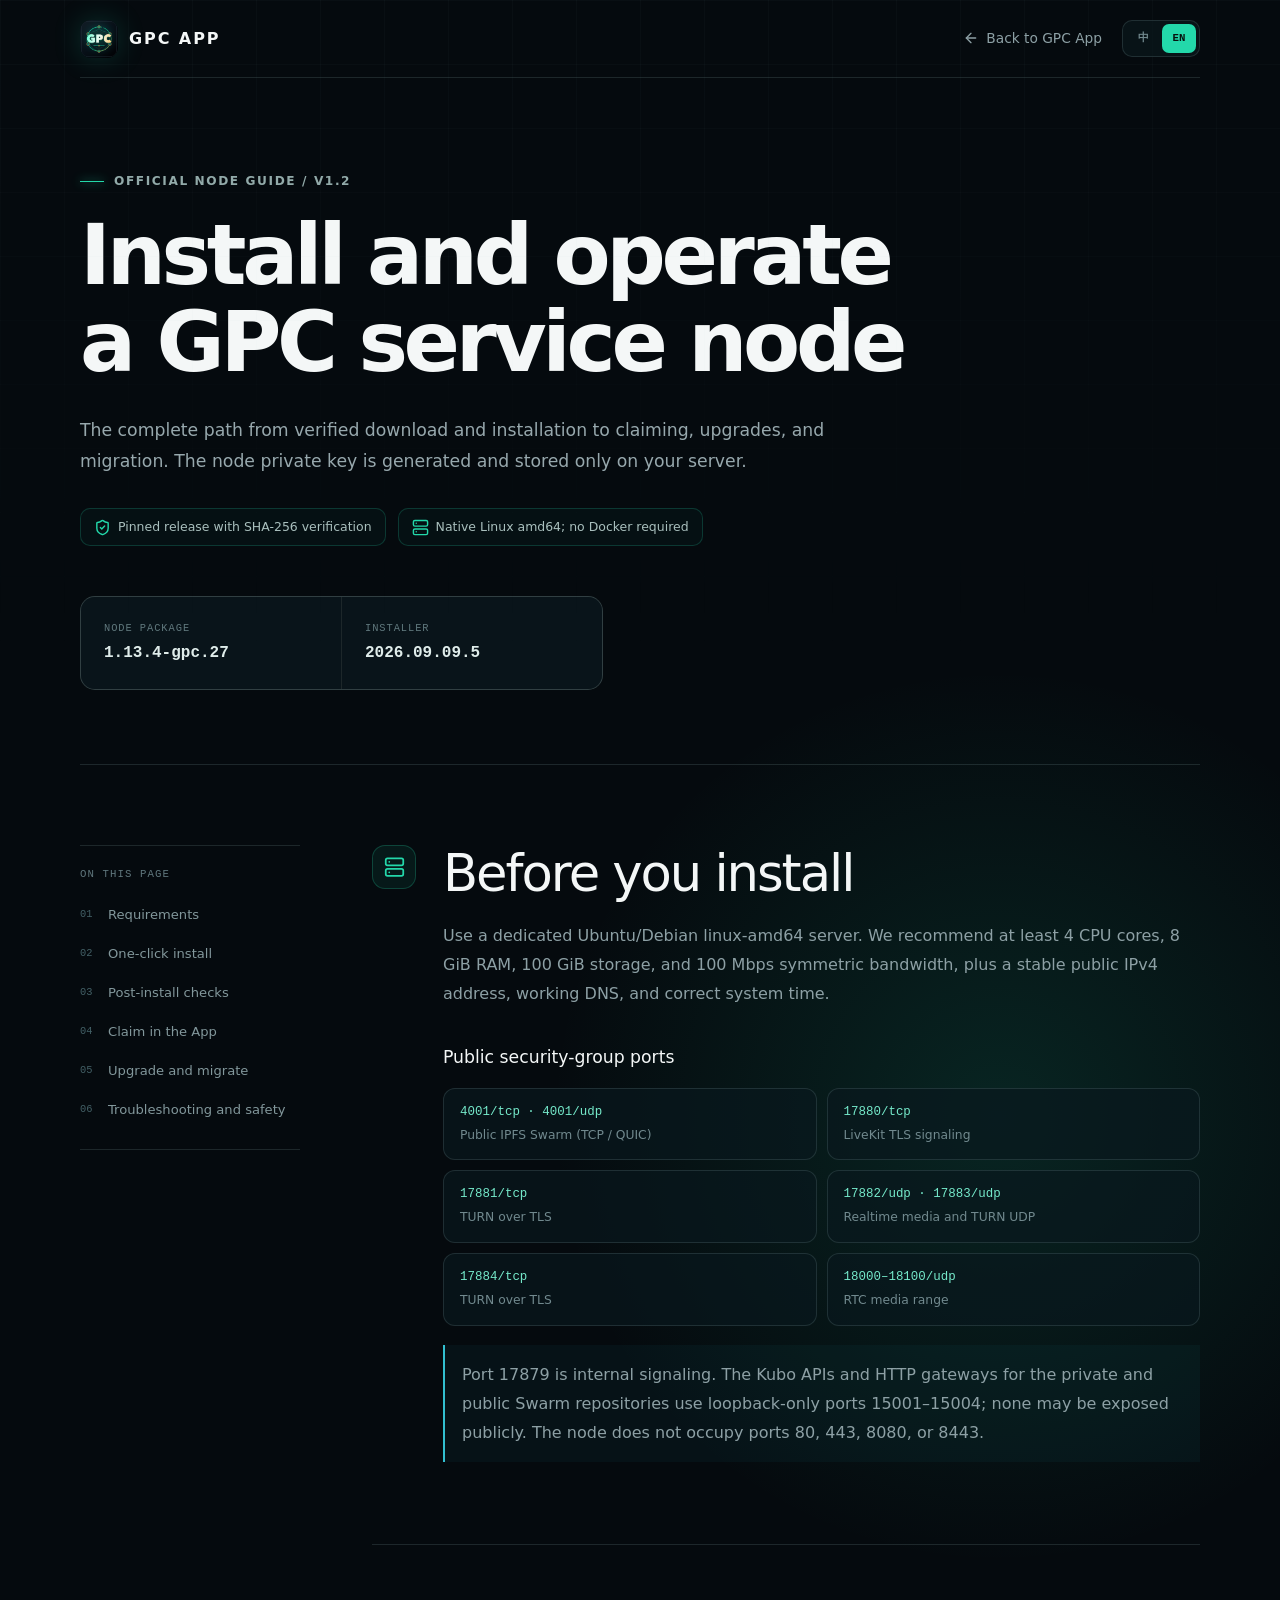
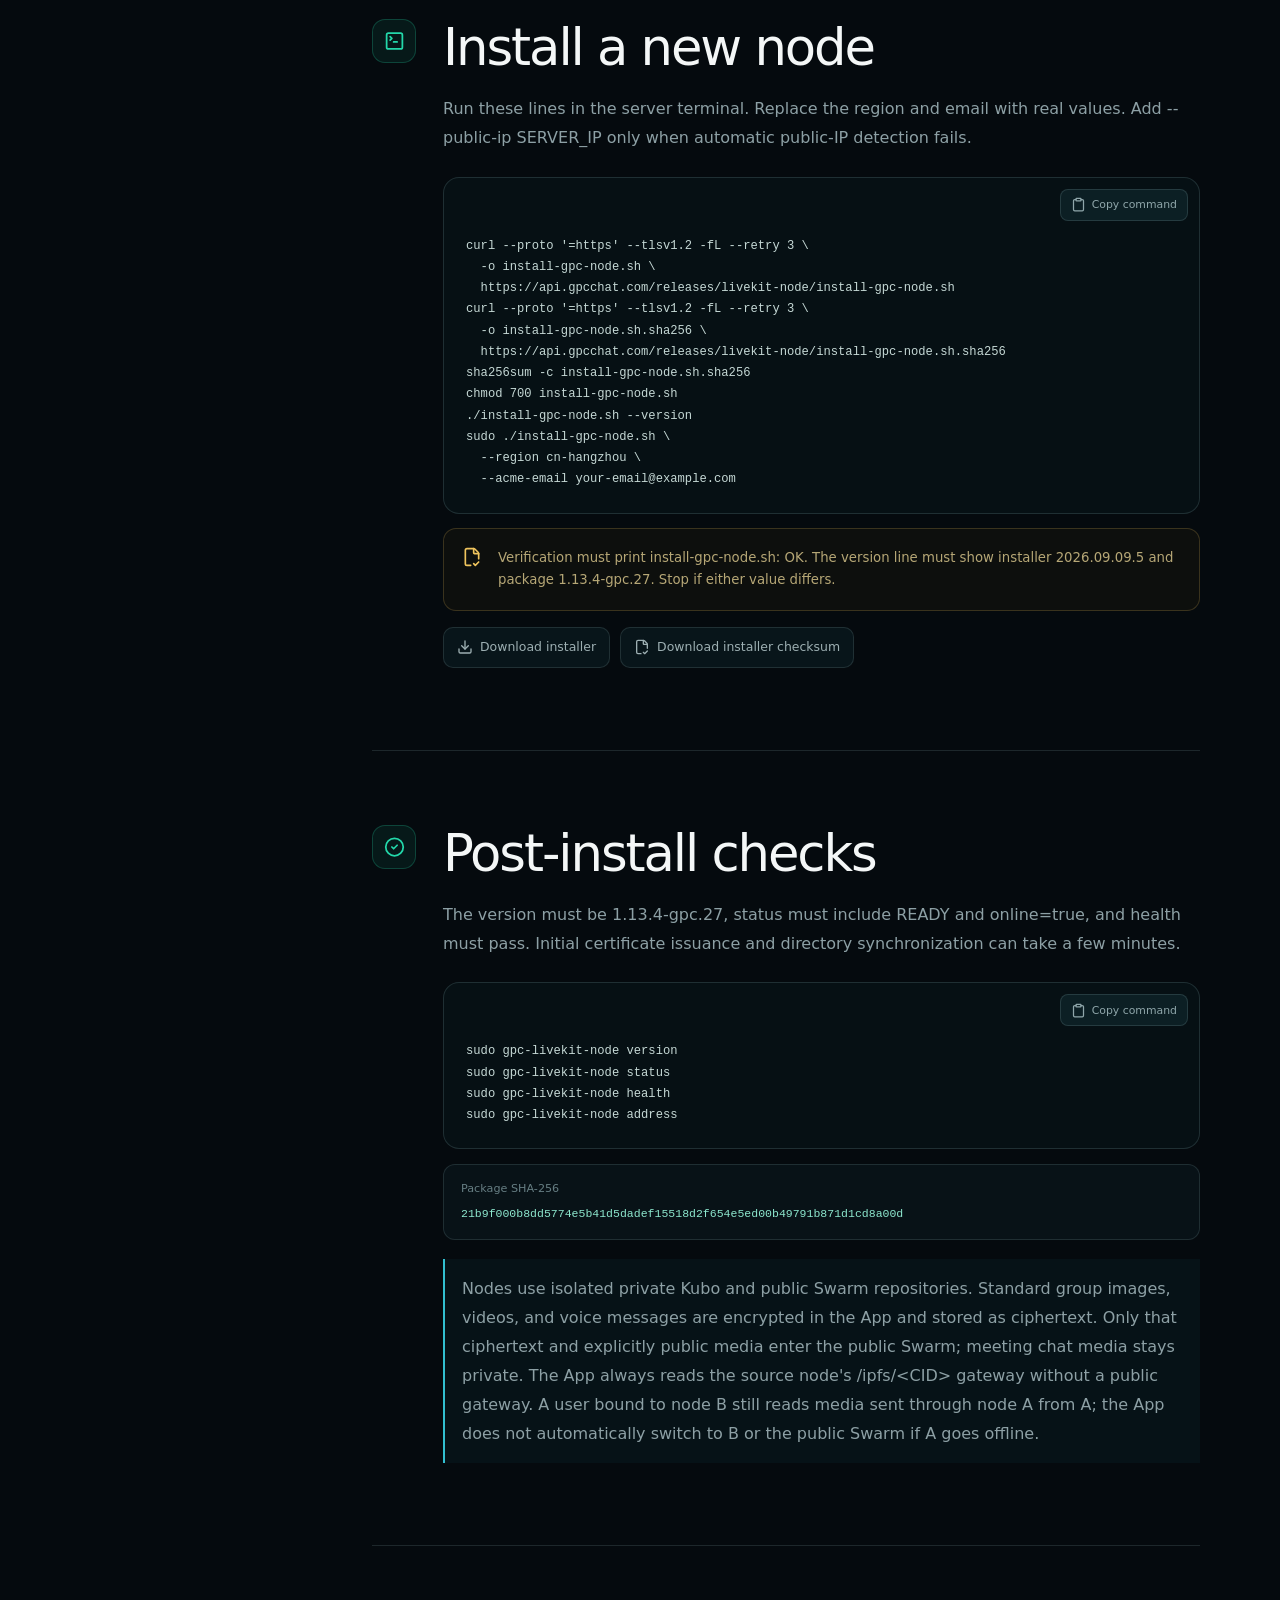
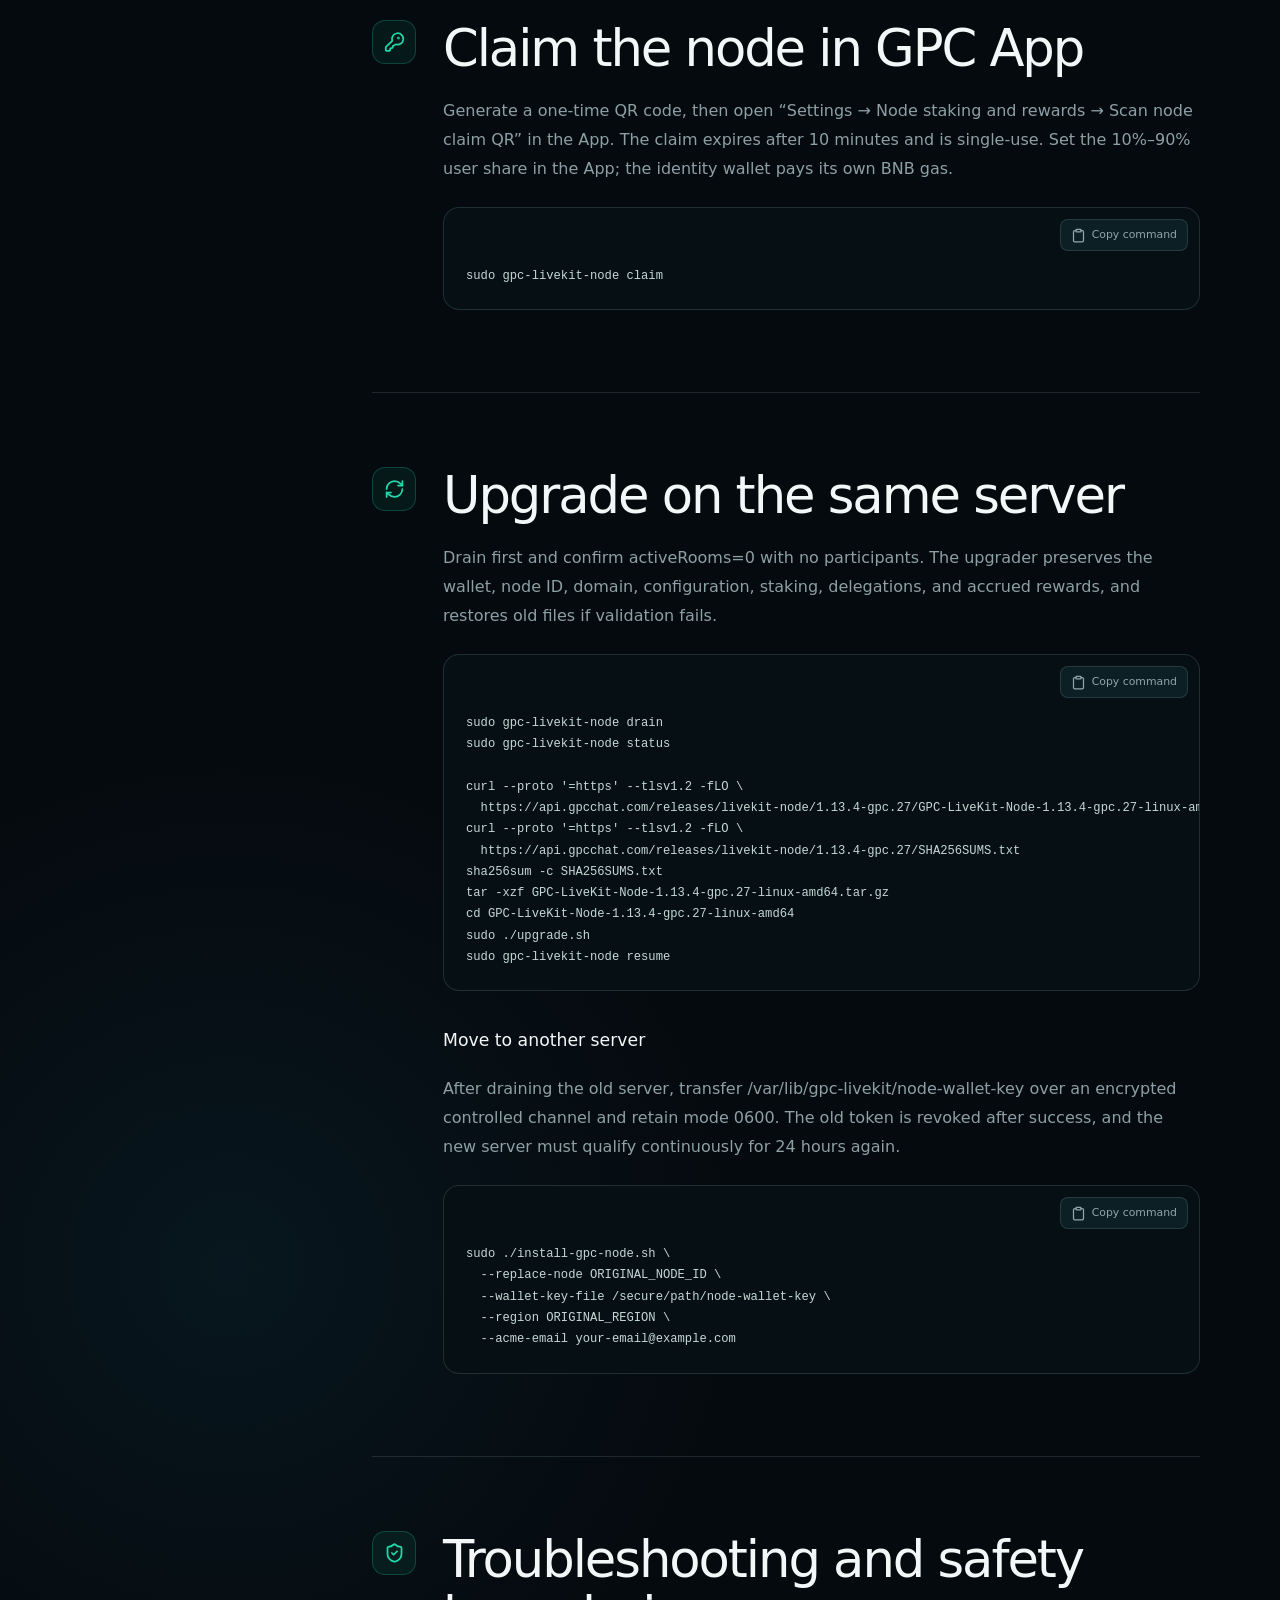
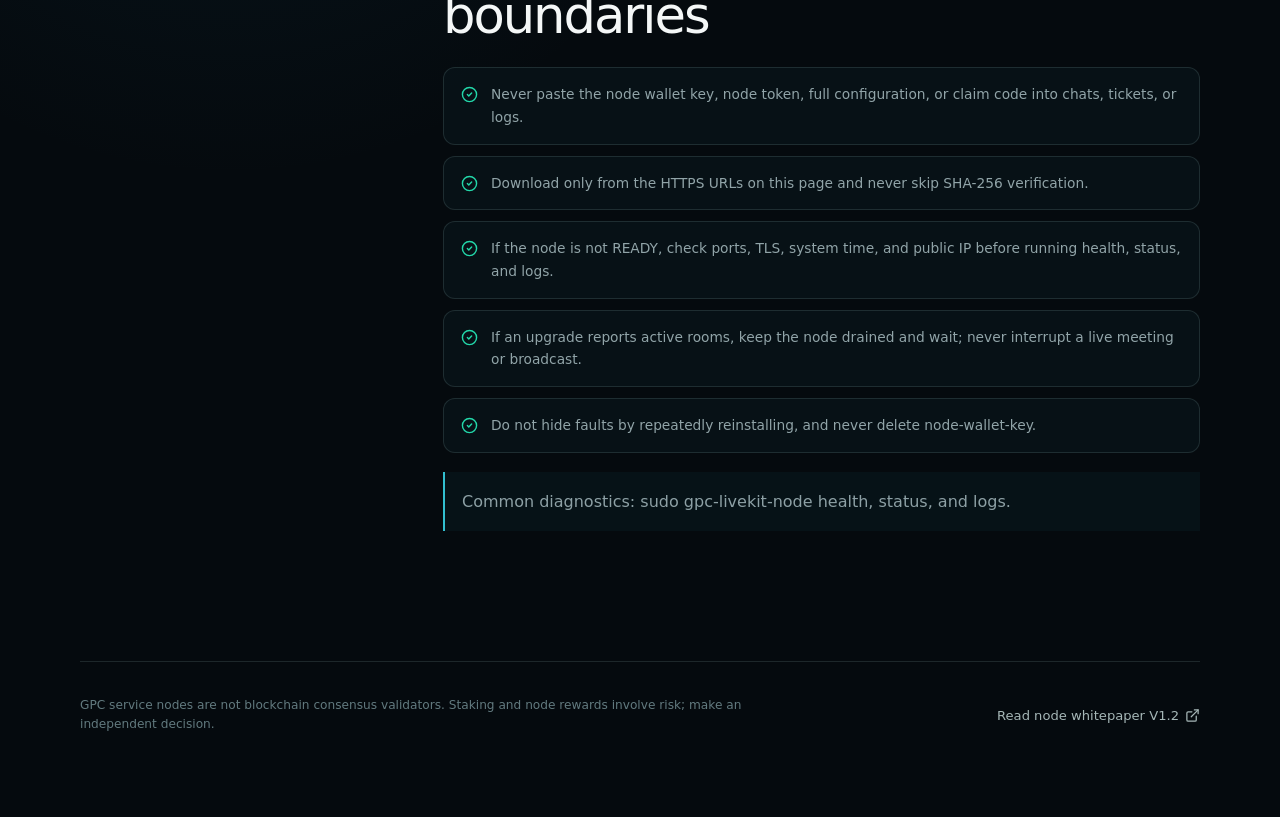
<file: node-install/index.html>
<!DOCTYPE html><html lang="zh-CN"><head><meta charSet="utf-8"/><meta name="viewport" content="width=device-width, initial-scale=1"/><link rel="stylesheet" href="../_next/static/css/index.VMivyo7x.css" data-rsc-css-href="../_next/static/css/index.VMivyo7x.css" data-precedence="vite-rsc/importer-resources"/><link rel="modulepreload" fetchPriority="low" href="../_next/static/chunks/index-CwW-BETE.js"/><script src="../_next/static/chunks/rolldown-runtime-C60lm6uB.js" type="module" async=""></script><script src="../_next/static/chunks/framework-D_rUT4EX.js" type="module" async=""></script><link rel="modulepreload" href="../_next/static/chunks/rolldown-runtime-C60lm6uB.js" crossorigin=""/><link rel="modulepreload" href="../_next/static/chunks/framework-D_rUT4EX.js" crossorigin=""/><link rel="modulepreload" href="../_next/static/chunks/layout-segment-context-5_YSalkw.js" crossorigin=""/><link rel="modulepreload" href="../_next/static/chunks/node-install-guide-C-aDuBQz.js" crossorigin=""/><link rel="modulepreload" href="../_next/static/chunks/toggle-group-cHK7bria.js" crossorigin=""/><title>安装 GPC 服务节点 | GPC App</title><meta name="description" content="GPC LiveKit Node 1.13.4-gpc.27 官方安装、校验、认领、升级与迁移教程，含 IPFS 公共 Swarm 与加密媒体存储说明。"/><meta property="og:title" content="安装 GPC 服务节点 | GPC App"/><meta property="og:description" content="GPC LiveKit Node 1.13.4-gpc.27 官方安装、校验、认领、升级与迁移教程，含 IPFS 公共 Swarm 与加密媒体存储说明。"/><meta property="og:url" content="https://www.gpcchat.com/node-install/"/><meta name="twitter:card" content="summary"/><meta name="twitter:title" content="GPC Ecosystem | Identity, Community &amp; Services"/><meta name="twitter:description" content="One identity wallet connects creators, communities, on-chain experiences, and verifiable service nodes. Explore the GPC ecosystem and its roadmap."/><meta name="twitter:image" content="https://www.gpcchat.com/assets/gpc-icon.png"/><link rel="canonical" href="https://www.gpcchat.com/node-install/"/><link rel="icon" href="../favicon.svg" type="image/svg+xml"/><link rel="alternate icon" href="../favicon.ico" sizes="16x16 32x32 48x48 64x64"/><link rel="apple-touch-icon" href="../apple-touch-icon.png" sizes="180x180"/><script>Object.assign(((self[Symbol.for("vinext.navigationRuntime")]??={bootstrap:{routeManifest:null},functions:{}}).bootstrap.rsc??={rsc:[]}),{params:{},nav:{"pathname":"/node-install","searchParams":[]}})</script><link rel="modulepreload" href="../_next/static/chunks/index-CwW-BETE.js" />
</head><body><main class="guide-page"><header class="guide-header"><a class="brand" href="../" aria-label="GPC App"><img src="../assets/gpc-icon.png" alt=""/><span>GPC APP</span></a><a class="guide-back" href="../"><svg xmlns="http://www.w3.org/2000/svg" width="16" height="16" viewBox="0 0 24 24" fill="none" stroke="currentColor" stroke-width="2" stroke-linecap="round" stroke-linejoin="round" class="lucide lucide-arrow-left" aria-hidden="true"><path d="m12 19-7-7 7-7"></path><path d="M19 12H5"></path></svg>返回 GPC App 官网</a><div data-orientation="horizontal" role="group" data-slot="toggle-group" data-spacing="2" aria-label="切换教程语言" class="rounded-lg data-[size=sm]:rounded-[min(var(--radius-md),10px)] group/toggle-group flex w-fit flex-row items-center gap-[--spacing(var(--gap))] data-vertical:flex-col data-vertical:items-stretch language-toggle" style="--gap:2"><button type="button" data-pressed="" aria-disabled="false" tabindex="-1" aria-pressed="true" data-slot="toggle-group-item" data-variant="default" data-size="default" data-spacing="2" aria-label="中文" class="group-data-[spacing=0]/toggle-group:rounded-none group-data-[spacing=0]/toggle-group:px-2 group-data-[spacing=0]/toggle-group:has-data-[icon=inline-end]:pr-1.5 group-data-[spacing=0]/toggle-group:has-data-[icon=inline-start]:pl-1.5 group-data-horizontal/toggle-group:data-[spacing=0]:first:rounded-l-lg group-data-vertical/toggle-group:data-[spacing=0]:first:rounded-t-lg group-data-horizontal/toggle-group:data-[spacing=0]:last:rounded-r-lg group-data-vertical/toggle-group:data-[spacing=0]:last:rounded-b-lg shrink-0 focus:z-10 focus-visible:z-10 group-data-horizontal/toggle-group:data-[spacing=0]:data-[variant=outline]:border-l-0 group-data-vertical/toggle-group:data-[spacing=0]:data-[variant=outline]:border-t-0 group-data-horizontal/toggle-group:data-[spacing=0]:data-[variant=outline]:first:border-l group-data-vertical/toggle-group:data-[spacing=0]:data-[variant=outline]:first:border-t hover:text-foreground aria-pressed:bg-muted focus-visible:border-ring focus-visible:ring-ring/50 aria-invalid:ring-destructive/20 dark:aria-invalid:ring-destructive/40 aria-invalid:border-destructive data-[state=on]:bg-muted gap-1 rounded-lg text-sm font-medium transition-all [&amp;_svg:not([class*=&#x27;size-&#x27;])]:size-4 group/toggle inline-flex items-center justify-center whitespace-nowrap outline-none hover:bg-muted focus-visible:ring-[3px] disabled:pointer-events-none disabled:opacity-50 [&amp;_svg]:pointer-events-none [&amp;_svg]:shrink-0 bg-transparent h-8 min-w-8 px-2.5 has-data-[icon=inline-end]:pr-2 has-data-[icon=inline-start]:pl-2">中</button><button type="button" aria-disabled="false" tabindex="-1" aria-pressed="false" data-slot="toggle-group-item" data-variant="default" data-size="default" data-spacing="2" aria-label="English" class="group-data-[spacing=0]/toggle-group:rounded-none group-data-[spacing=0]/toggle-group:px-2 group-data-[spacing=0]/toggle-group:has-data-[icon=inline-end]:pr-1.5 group-data-[spacing=0]/toggle-group:has-data-[icon=inline-start]:pl-1.5 group-data-horizontal/toggle-group:data-[spacing=0]:first:rounded-l-lg group-data-vertical/toggle-group:data-[spacing=0]:first:rounded-t-lg group-data-horizontal/toggle-group:data-[spacing=0]:last:rounded-r-lg group-data-vertical/toggle-group:data-[spacing=0]:last:rounded-b-lg shrink-0 focus:z-10 focus-visible:z-10 group-data-horizontal/toggle-group:data-[spacing=0]:data-[variant=outline]:border-l-0 group-data-vertical/toggle-group:data-[spacing=0]:data-[variant=outline]:border-t-0 group-data-horizontal/toggle-group:data-[spacing=0]:data-[variant=outline]:first:border-l group-data-vertical/toggle-group:data-[spacing=0]:data-[variant=outline]:first:border-t hover:text-foreground aria-pressed:bg-muted focus-visible:border-ring focus-visible:ring-ring/50 aria-invalid:ring-destructive/20 dark:aria-invalid:ring-destructive/40 aria-invalid:border-destructive data-[state=on]:bg-muted gap-1 rounded-lg text-sm font-medium transition-all [&amp;_svg:not([class*=&#x27;size-&#x27;])]:size-4 group/toggle inline-flex items-center justify-center whitespace-nowrap outline-none hover:bg-muted focus-visible:ring-[3px] disabled:pointer-events-none disabled:opacity-50 [&amp;_svg]:pointer-events-none [&amp;_svg]:shrink-0 bg-transparent h-8 min-w-8 px-2.5 has-data-[icon=inline-end]:pr-2 has-data-[icon=inline-start]:pl-2">EN</button></div></header><section class="guide-hero"><p class="eyebrow"><span></span>OFFICIAL NODE GUIDE / V1.2</p><h1>安装并运营 GPC 服务节点</h1><p class="guide-lead">一份从下载校验、安装、认领到升级迁移的完整操作说明。节点私钥只在你的服务器本地生成和保存。</p><div class="guide-trust"><span><svg xmlns="http://www.w3.org/2000/svg" width="17" height="17" viewBox="0 0 24 24" fill="none" stroke="currentColor" stroke-width="2" stroke-linecap="round" stroke-linejoin="round" class="lucide lucide-shield-check" aria-hidden="true"><path d="M20 13c0 5-3.5 7.5-7.66 8.95a1 1 0 0 1-.67-.01C7.5 20.5 4 18 4 13V6a1 1 0 0 1 1-1c2 0 4.5-1.2 6.24-2.72a1.17 1.17 0 0 1 1.52 0C14.51 3.81 17 5 19 5a1 1 0 0 1 1 1z"></path><path d="m9 12 2 2 4-4"></path></svg>固定版本与 SHA-256 校验</span><span><svg xmlns="http://www.w3.org/2000/svg" width="17" height="17" viewBox="0 0 24 24" fill="none" stroke="currentColor" stroke-width="2" stroke-linecap="round" stroke-linejoin="round" class="lucide lucide-server" aria-hidden="true"><rect width="20" height="8" x="2" y="2" rx="2" ry="2"></rect><rect width="20" height="8" x="2" y="14" rx="2" ry="2"></rect><line x1="6" x2="6.01" y1="6" y2="6"></line><line x1="6" x2="6.01" y1="18" y2="18"></line></svg>原生 Linux amd64，无需 Docker</span></div><div class="guide-release"><div><small>当前节点包</small><strong>1.13.4-gpc.27</strong></div><div><small>安装器</small><strong>2026.09.09.5</strong></div></div></section><div class="guide-layout"><aside class="guide-toc"><p>本页目录</p><a href="#step-1"><span>01</span>安装前准备</a><a href="#step-2"><span>02</span>一键安装</a><a href="#step-3"><span>03</span>安装后校验</a><a href="#step-4"><span>04</span>在 App 认领</a><a href="#step-5"><span>05</span>升级与迁移</a><a href="#step-6"><span>06</span>故障与安全</a></aside><div class="guide-content"><section class="guide-section" id="step-1"><div class="guide-section-icon"><svg xmlns="http://www.w3.org/2000/svg" width="24" height="24" viewBox="0 0 24 24" fill="none" stroke="currentColor" stroke-width="2" stroke-linecap="round" stroke-linejoin="round" class="lucide lucide-server" aria-hidden="true"><rect width="20" height="8" x="2" y="2" rx="2" ry="2"></rect><rect width="20" height="8" x="2" y="14" rx="2" ry="2"></rect><line x1="6" x2="6.01" y1="6" y2="6"></line><line x1="6" x2="6.01" y1="18" y2="18"></line></svg></div><div class="guide-section-body"><h2>安装前准备</h2><p>使用独立的 Ubuntu/Debian linux-amd64 服务器。建议至少 4 核 CPU、8 GiB 内存、100 GiB 存储，以及上下行各 100 Mbps；需要稳定公网 IPv4、正确的 DNS 和系统时间。</p><h3>公网安全组端口</h3><div class="guide-port-grid"><div><code>4001/tcp · 4001/udp</code><span>公共 IPFS Swarm（TCP / QUIC）</span></div><div><code>17880/tcp</code><span>LiveKit TLS 信令</span></div><div><code>17881/tcp</code><span>TURN over TLS</span></div><div><code>17882/udp · 17883/udp</code><span>实时媒体与 TURN UDP</span></div><div><code>17884/tcp</code><span>TURN over TLS</span></div><div><code>18000–18100/udp</code><span>RTC 媒体端口段</span></div></div><p class="guide-note">17879 为内部信令端口；私有和公共 Swarm 仓库的 Kubo API 与 HTTP 网关使用 15001–15004，仅监听本机回环，均不要对公网开放。节点不占用 80、443、8080 或 8443。</p></div></section><section class="guide-section" id="step-2"><div class="guide-section-icon"><svg xmlns="http://www.w3.org/2000/svg" width="24" height="24" viewBox="0 0 24 24" fill="none" stroke="currentColor" stroke-width="2" stroke-linecap="round" stroke-linejoin="round" class="lucide lucide-square-terminal" aria-hidden="true"><path d="m7 11 2-2-2-2"></path><path d="M11 13h4"></path><rect width="18" height="18" x="3" y="3" rx="2" ry="2"></rect></svg></div><div class="guide-section-body"><h2>一键安装新节点</h2><p>在服务器终端逐行执行。把区域和邮箱换成真实值；公网 IP 无法自动识别时追加 --public-ip 服务器公网IP。</p><div class="guide-code"><button type="button" aria-label="复制命令"><svg xmlns="http://www.w3.org/2000/svg" width="15" height="15" viewBox="0 0 24 24" fill="none" stroke="currentColor" stroke-width="2" stroke-linecap="round" stroke-linejoin="round" class="lucide lucide-clipboard" aria-hidden="true"><rect width="8" height="4" x="8" y="2" rx="1" ry="1"></rect><path d="M16 4h2a2 2 0 0 1 2 2v14a2 2 0 0 1-2 2H6a2 2 0 0 1-2-2V6a2 2 0 0 1 2-2h2"></path></svg>复制命令</button><pre><code>curl --proto &#x27;=https&#x27; --tlsv1.2 -fL --retry 3 \
  -o install-gpc-node.sh \
  https://api.gpcchat.com/releases/livekit-node/install-gpc-node.sh
curl --proto &#x27;=https&#x27; --tlsv1.2 -fL --retry 3 \
  -o install-gpc-node.sh.sha256 \
  https://api.gpcchat.com/releases/livekit-node/install-gpc-node.sh.sha256
sha256sum -c install-gpc-node.sh.sha256
chmod 700 install-gpc-node.sh
./install-gpc-node.sh --version
sudo ./install-gpc-node.sh \
  --region cn-hangzhou \
  --acme-email your-email@example.com</code></pre></div><div class="guide-warning"><svg xmlns="http://www.w3.org/2000/svg" width="20" height="20" viewBox="0 0 24 24" fill="none" stroke="currentColor" stroke-width="2" stroke-linecap="round" stroke-linejoin="round" class="lucide lucide-file-check-corner" aria-hidden="true"><path d="M10.5 22H6a2 2 0 0 1-2-2V4a2 2 0 0 1 2-2h8a2.4 2.4 0 0 1 1.706.706l3.588 3.588A2.4 2.4 0 0 1 20 8v6"></path><path d="M14 2v5a1 1 0 0 0 1 1h5"></path><path d="m14 20 2 2 4-4"></path></svg><p>校验必须显示 install-gpc-node.sh: OK；版本必须同时显示安装器 2026.09.09.5 和节点包 1.13.4-gpc.27。任一项不一致都应停止安装。</p></div><div class="guide-inline-actions"><a href="https://api.gpcchat.com/releases/livekit-node/install-gpc-node.sh"><svg xmlns="http://www.w3.org/2000/svg" width="16" height="16" viewBox="0 0 24 24" fill="none" stroke="currentColor" stroke-width="2" stroke-linecap="round" stroke-linejoin="round" class="lucide lucide-download" aria-hidden="true"><path d="M12 15V3"></path><path d="M21 15v4a2 2 0 0 1-2 2H5a2 2 0 0 1-2-2v-4"></path><path d="m7 10 5 5 5-5"></path></svg>直接下载安装器</a><a href="https://api.gpcchat.com/releases/livekit-node/install-gpc-node.sh.sha256"><svg xmlns="http://www.w3.org/2000/svg" width="16" height="16" viewBox="0 0 24 24" fill="none" stroke="currentColor" stroke-width="2" stroke-linecap="round" stroke-linejoin="round" class="lucide lucide-file-check-corner" aria-hidden="true"><path d="M10.5 22H6a2 2 0 0 1-2-2V4a2 2 0 0 1 2-2h8a2.4 2.4 0 0 1 1.706.706l3.588 3.588A2.4 2.4 0 0 1 20 8v6"></path><path d="M14 2v5a1 1 0 0 0 1 1h5"></path><path d="m14 20 2 2 4-4"></path></svg>下载安装器校验文件</a></div></div></section><section class="guide-section" id="step-3"><div class="guide-section-icon"><svg xmlns="http://www.w3.org/2000/svg" width="24" height="24" viewBox="0 0 24 24" fill="none" stroke="currentColor" stroke-width="2" stroke-linecap="round" stroke-linejoin="round" class="lucide lucide-circle-check" aria-hidden="true"><circle cx="12" cy="12" r="10"></circle><path d="m9 12 2 2 4-4"></path></svg></div><div class="guide-section-body"><h2>安装后校验</h2><p>版本应为 1.13.4-gpc.27，状态应包含 READY 与 online=true，health 命令必须成功。首次签发证书和目录同步可能需要几分钟。</p><div class="guide-code"><button type="button" aria-label="复制命令"><svg xmlns="http://www.w3.org/2000/svg" width="15" height="15" viewBox="0 0 24 24" fill="none" stroke="currentColor" stroke-width="2" stroke-linecap="round" stroke-linejoin="round" class="lucide lucide-clipboard" aria-hidden="true"><rect width="8" height="4" x="8" y="2" rx="1" ry="1"></rect><path d="M16 4h2a2 2 0 0 1 2 2v14a2 2 0 0 1-2 2H6a2 2 0 0 1-2-2V6a2 2 0 0 1 2-2h2"></path></svg>复制命令</button><pre><code>sudo gpc-livekit-node version
sudo gpc-livekit-node status
sudo gpc-livekit-node health
sudo gpc-livekit-node address</code></pre></div><div class="guide-hash"><span>节点包 SHA-256</span><code>21b9f000b8dd5774e5b41d5dadef15518d2f654e5ed00b49791b871d1cd8a00d</code></div><p class="guide-note">节点使用相互隔离的私有 Kubo 仓库和公共 Swarm 仓库。普通群聊图片、视频和语音在 App 端加密，节点存储密文；公共 Swarm 仅发布这些密文和明确公开的媒体，会议聊天媒体留在私有仓库。App 始终直连源节点的 /ipfs/&lt;CID&gt; 网关，不走公共网关：A 节点发送的媒体，绑定 B 节点的用户仍从 A 读取；A 离线时 App 不会自动切换至 B 或公共 Swarm。</p></div></section><section class="guide-section" id="step-4"><div class="guide-section-icon"><svg xmlns="http://www.w3.org/2000/svg" width="24" height="24" viewBox="0 0 24 24" fill="none" stroke="currentColor" stroke-width="2" stroke-linecap="round" stroke-linejoin="round" class="lucide lucide-key-round" aria-hidden="true"><path d="M2.586 17.414A2 2 0 0 0 2 18.828V21a1 1 0 0 0 1 1h3a1 1 0 0 0 1-1v-1a1 1 0 0 1 1-1h1a1 1 0 0 0 1-1v-1a1 1 0 0 1 1-1h.172a2 2 0 0 0 1.414-.586l.814-.814a6.5 6.5 0 1 0-4-4z"></path><circle cx="16.5" cy="7.5" r=".5" fill="currentColor"></circle></svg></div><div class="guide-section-body"><h2>在 App 中认领节点</h2><p>生成一次性二维码后，在 App 打开“设置 → 节点质押与收益 → 扫描节点认领二维码”。认领码 10 分钟失效且只能使用一次。运营者在 App 设置 10%–90% 的用户分成比例，并由身份钱包自行支付 BNB Gas。</p><div class="guide-code"><button type="button" aria-label="复制命令"><svg xmlns="http://www.w3.org/2000/svg" width="15" height="15" viewBox="0 0 24 24" fill="none" stroke="currentColor" stroke-width="2" stroke-linecap="round" stroke-linejoin="round" class="lucide lucide-clipboard" aria-hidden="true"><rect width="8" height="4" x="8" y="2" rx="1" ry="1"></rect><path d="M16 4h2a2 2 0 0 1 2 2v14a2 2 0 0 1-2 2H6a2 2 0 0 1-2-2V6a2 2 0 0 1 2-2h2"></path></svg>复制命令</button><pre><code>sudo gpc-livekit-node claim</code></pre></div></div></section><section class="guide-section" id="step-5"><div class="guide-section-icon"><svg xmlns="http://www.w3.org/2000/svg" width="24" height="24" viewBox="0 0 24 24" fill="none" stroke="currentColor" stroke-width="2" stroke-linecap="round" stroke-linejoin="round" class="lucide lucide-refresh-cw" aria-hidden="true"><path d="M3 12a9 9 0 0 1 9-9 9.75 9.75 0 0 1 6.74 2.74L21 8"></path><path d="M21 3v5h-5"></path><path d="M21 12a9 9 0 0 1-9 9 9.75 9.75 0 0 1-6.74-2.74L3 16"></path><path d="M8 16H3v5"></path></svg></div><div class="guide-section-body"><h2>原服务器升级</h2><p>先排空并确认 activeRooms=0、没有在线参与者，再执行升级。升级器会保留节点钱包、节点 ID、域名、配置、质押、委托和待领取收益；验证失败会恢复旧文件。</p><div class="guide-code"><button type="button" aria-label="复制命令"><svg xmlns="http://www.w3.org/2000/svg" width="15" height="15" viewBox="0 0 24 24" fill="none" stroke="currentColor" stroke-width="2" stroke-linecap="round" stroke-linejoin="round" class="lucide lucide-clipboard" aria-hidden="true"><rect width="8" height="4" x="8" y="2" rx="1" ry="1"></rect><path d="M16 4h2a2 2 0 0 1 2 2v14a2 2 0 0 1-2 2H6a2 2 0 0 1-2-2V6a2 2 0 0 1 2-2h2"></path></svg>复制命令</button><pre><code>sudo gpc-livekit-node drain
sudo gpc-livekit-node status

curl --proto &#x27;=https&#x27; --tlsv1.2 -fLO \
  https://api.gpcchat.com/releases/livekit-node/1.13.4-gpc.27/GPC-LiveKit-Node-1.13.4-gpc.27-linux-amd64.tar.gz
curl --proto &#x27;=https&#x27; --tlsv1.2 -fLO \
  https://api.gpcchat.com/releases/livekit-node/1.13.4-gpc.27/SHA256SUMS.txt
sha256sum -c SHA256SUMS.txt
tar -xzf GPC-LiveKit-Node-1.13.4-gpc.27-linux-amd64.tar.gz
cd GPC-LiveKit-Node-1.13.4-gpc.27-linux-amd64
sudo ./upgrade.sh
sudo gpc-livekit-node resume</code></pre></div><h3>更换服务器并保留身份</h3><p>旧服务器排空后，经加密受控渠道转移 /var/lib/gpc-livekit/node-wallet-key，并保持 0600 权限。新机安装成功后旧机令牌失效，新机需重新连续达标 24 小时。</p><div class="guide-code"><button type="button" aria-label="复制命令"><svg xmlns="http://www.w3.org/2000/svg" width="15" height="15" viewBox="0 0 24 24" fill="none" stroke="currentColor" stroke-width="2" stroke-linecap="round" stroke-linejoin="round" class="lucide lucide-clipboard" aria-hidden="true"><rect width="8" height="4" x="8" y="2" rx="1" ry="1"></rect><path d="M16 4h2a2 2 0 0 1 2 2v14a2 2 0 0 1-2 2H6a2 2 0 0 1-2-2V6a2 2 0 0 1 2-2h2"></path></svg>复制命令</button><pre><code>sudo ./install-gpc-node.sh \
  --replace-node ORIGINAL_NODE_ID \
  --wallet-key-file /secure/path/node-wallet-key \
  --region ORIGINAL_REGION \
  --acme-email your-email@example.com</code></pre></div></div></section><section class="guide-section" id="step-6"><div class="guide-section-icon"><svg xmlns="http://www.w3.org/2000/svg" width="24" height="24" viewBox="0 0 24 24" fill="none" stroke="currentColor" stroke-width="2" stroke-linecap="round" stroke-linejoin="round" class="lucide lucide-shield-check" aria-hidden="true"><path d="M20 13c0 5-3.5 7.5-7.66 8.95a1 1 0 0 1-.67-.01C7.5 20.5 4 18 4 13V6a1 1 0 0 1 1-1c2 0 4.5-1.2 6.24-2.72a1.17 1.17 0 0 1 1.52 0C14.51 3.81 17 5 19 5a1 1 0 0 1 1 1z"></path><path d="m9 12 2 2 4-4"></path></svg></div><div class="guide-section-body"><h2>故障处理与安全底线</h2><ul class="guide-safety"><li><svg xmlns="http://www.w3.org/2000/svg" width="17" height="17" viewBox="0 0 24 24" fill="none" stroke="currentColor" stroke-width="2" stroke-linecap="round" stroke-linejoin="round" class="lucide lucide-circle-check" aria-hidden="true"><circle cx="12" cy="12" r="10"></circle><path d="m9 12 2 2 4-4"></path></svg>不要把节点钱包私钥、节点令牌、完整配置或认领码发到聊天、工单或日志。</li><li><svg xmlns="http://www.w3.org/2000/svg" width="17" height="17" viewBox="0 0 24 24" fill="none" stroke="currentColor" stroke-width="2" stroke-linecap="round" stroke-linejoin="round" class="lucide lucide-circle-check" aria-hidden="true"><circle cx="12" cy="12" r="10"></circle><path d="m9 12 2 2 4-4"></path></svg>只从本页 HTTPS 地址下载安装器；不要跳过 SHA-256 校验。</li><li><svg xmlns="http://www.w3.org/2000/svg" width="17" height="17" viewBox="0 0 24 24" fill="none" stroke="currentColor" stroke-width="2" stroke-linecap="round" stroke-linejoin="round" class="lucide lucide-circle-check" aria-hidden="true"><circle cx="12" cy="12" r="10"></circle><path d="m9 12 2 2 4-4"></path></svg>节点不 READY 时先检查安全组、证书、系统时间、公网 IP，再运行 health、status、logs。</li><li><svg xmlns="http://www.w3.org/2000/svg" width="17" height="17" viewBox="0 0 24 24" fill="none" stroke="currentColor" stroke-width="2" stroke-linecap="round" stroke-linejoin="round" class="lucide lucide-circle-check" aria-hidden="true"><circle cx="12" cy="12" r="10"></circle><path d="m9 12 2 2 4-4"></path></svg>升级提示繁忙时保持排空并等待房间归零，不要强制停止正在服务的会议或直播。</li><li><svg xmlns="http://www.w3.org/2000/svg" width="17" height="17" viewBox="0 0 24 24" fill="none" stroke="currentColor" stroke-width="2" stroke-linecap="round" stroke-linejoin="round" class="lucide lucide-circle-check" aria-hidden="true"><circle cx="12" cy="12" r="10"></circle><path d="m9 12 2 2 4-4"></path></svg>不要通过反复重装掩盖故障，也不要删除 node-wallet-key。</li></ul><p class="guide-note">常用诊断命令：sudo gpc-livekit-node health、status、logs。</p></div></section></div></div><footer class="guide-footer"><p>GPC 服务节点不是区块链共识验证节点。质押与节点收益存在风险，请独立判断。</p><a href="../whitepaper/gpc-node-staking-whitepaper-v1.2.pdf">阅读节点白皮书 V1.2<svg xmlns="http://www.w3.org/2000/svg" width="15" height="15" viewBox="0 0 24 24" fill="none" stroke="currentColor" stroke-width="2" stroke-linecap="round" stroke-linejoin="round" class="lucide lucide-external-link" aria-hidden="true"><path d="M15 3h6v6"></path><path d="M10 14 21 3"></path><path d="M18 13v6a2 2 0 0 1-2 2H5a2 2 0 0 1-2-2V8a2 2 0 0 1 2-2h6"></path></svg></a></footer></main><script type="module" src="../_next/static/chunks/index-CwW-BETE.js" id="_R_" async=""></script><script>((self[Symbol.for("vinext.navigationRuntime")]??={bootstrap:{routeManifest:null},functions:{}}).bootstrap.rsc??={rsc:[]}).rsc.push("0:{\"page:/node-install\":\"$L1\",\"layout:/\":\"$L2\",\"route:/node-install\":\"$L3\",\"__route\":\"route:/node-install\",\"__interceptionContext\":null,\"__layoutIds\":[\"layout:/\"],\"__rootLayout\":\"/\",\"__bfcacheSegmentIdentities\":{\"layout:/\":\"[\\\"layout\\\",\\\"layout:/\\\",\\\"root-boundary:/\\\",\\\"\\\"]\",\"page:/node-install\":\"[\\\"page\\\",\\\"page:/node-install\\\",\\\"root-boundary:/\\\",\\\"[\\\\\\\"node-install\\\\\\\"]\\\"]\"},\"__srcPage\":[\"node-install\",\"page\"],\"__layoutFlags\":{\"layout:/\":\"s\"},\"__artifactCompatibility\":{\"schemaVersion\":1,\"graphVersion\":\"app-route-graph:5c991b64861d10b0\",\"deploymentVersion\":\"437dd677-1422-407d-859e-cc7b0f1640c4\",\"appElementsSchemaVersion\":1,\"rscPayloadSchemaVersion\":1,\"rootBoundaryId\":\"/\",\"renderEpoch\":null}}\n")</script><script>((self[Symbol.for("vinext.navigationRuntime")]??={bootstrap:{routeManifest:null},functions:{}}).bootstrap.rsc??={rsc:[]}).rsc.push("4:I[\"8c0f216c4604\",[],\"Children\",1]\n")</script><script>((self[Symbol.for("vinext.navigationRuntime")]??={bootstrap:{routeManifest:null},functions:{}}).bootstrap.rsc??={rsc:[]}).rsc.push("5:I[\"593f344dc510\",[],\"GlobalErrorBoundary\",1]\n")</script><script>((self[Symbol.for("vinext.navigationRuntime")]??={bootstrap:{routeManifest:null},functions:{}}).bootstrap.rsc??={rsc:[]}).rsc.push("6:I[\"0b874ad30386\",[],\"default\",1]\n")</script><script>((self[Symbol.for("vinext.navigationRuntime")]??={bootstrap:{routeManifest:null},functions:{}}).bootstrap.rsc??={rsc:[]}).rsc.push("7:I[\"593f344dc510\",[],\"ErrorBoundary\",1]\n")</script><script>((self[Symbol.for("vinext.navigationRuntime")]??={bootstrap:{routeManifest:null},functions:{}}).bootstrap.rsc??={rsc:[]}).rsc.push("8:I[\"15c18cfaeeff\",[],\"LayoutSegmentProvider\",1]\n")</script><script>((self[Symbol.for("vinext.navigationRuntime")]??={bootstrap:{routeManifest:null},functions:{}}).bootstrap.rsc??={rsc:[]}).rsc.push("9:I[\"8c0f216c4604\",[],\"Slot\",1]\n")</script><script>((self[Symbol.for("vinext.navigationRuntime")]??={bootstrap:{routeManifest:null},functions:{}}).bootstrap.rsc??={rsc:[]}).rsc.push("a:I[\"593f344dc510\",[],\"NotFoundBoundary\",1]\n")</script><script>((self[Symbol.for("vinext.navigationRuntime")]??={bootstrap:{routeManifest:null},functions:{}}).bootstrap.rsc??={rsc:[]}).rsc.push("b:I[\"9276801271d6\",[],\"AppRouterScrollTarget\",1]\n")</script><script>((self[Symbol.for("vinext.navigationRuntime")]??={bootstrap:{routeManifest:null},functions:{}}).bootstrap.rsc??={rsc:[]}).rsc.push("c:I[\"593f344dc510\",[],\"RedirectBoundary\",1]\n")</script><script>((self[Symbol.for("vinext.navigationRuntime")]??={bootstrap:{routeManifest:null},functions:{}}).bootstrap.rsc??={rsc:[]}).rsc.push(":HL[\"../_next/static/css/index.VMivyo7x.css\",\"style\"     ]\n")</script><script>((self[Symbol.for("vinext.navigationRuntime")]??={bootstrap:{routeManifest:null},functions:{}}).bootstrap.rsc??={rsc:[]}).rsc.push("2:[[[\"$\",\"link\",\"css:../_next/static/css/index.VMivyo7x.css\",{\"rel\":\"stylesheet\",\"precedence\":\"vite-rsc/importer-resources\",\"href\":\"../_next/static/css/index.VMivyo7x.css\",\"data-rsc-css-href\":\"../_next/static/css/index.VMivyo7x.css\"}],\"$undefined\"],[\"$\",\"html\",null,{\"lang\":\"zh-CN\",\"children\":[[\"$\",\"head\",null,{\"children\":[[\"$\",\"link\",null,{\"rel\":\"icon\",\"href\":\"../favicon.svg\",\"type\":\"image/svg+xml\"}],[\"$\",\"link\",null,{\"rel\":\"alternate icon\",\"href\":\"../favicon.ico\",\"sizes\":\"16x16 32x32 48x48 64x64\"}],[\"$\",\"link\",null,{\"rel\":\"apple-touch-icon\",\"href\":\"../apple-touch-icon.png\",\"sizes\":\"180x180\"}]]}],[\"$\",\"body\",null,{\"children\":[\"$\",\"$L4\",null,{}]}]]}]]\n")</script><script>((self[Symbol.for("vinext.navigationRuntime")]??={bootstrap:{routeManifest:null},functions:{}}).bootstrap.rsc??={rsc:[]}).rsc.push("3:[[[\"$\",\"meta\",null,{\"charSet\":\"utf-8\"}],[[\"$\",\"title\",\"0\",{\"children\":\"安装 GPC 服务节点 | GPC App\"}],[\"$\",\"meta\",\"1\",{\"name\":\"description\",\"content\":\"GPC LiveKit Node 1.13.4-gpc.27 官方安装、校验、认领、升级与迁移教程，含 IPFS 公共 Swarm 与加密媒体存储说明。\"}],[\"$\",\"meta\",\"2\",{\"property\":\"og:title\",\"content\":\"安装 GPC 服务节点 | GPC App\"}],[\"$\",\"meta\",\"3\",{\"property\":\"og:description\",\"content\":\"GPC LiveKit Node 1.13.4-gpc.27 官方安装、校验、认领、升级与迁移教程，含 IPFS 公共 Swarm 与加密媒体存储说明。\"}],[\"$\",\"meta\",\"4\",{\"property\":\"og:url\",\"content\":\"https://www.gpcchat.com/node-install/\"}],[\"$\",\"meta\",\"5\",{\"name\":\"twitter:card\",\"content\":\"summary\"}],[\"$\",\"meta\",\"6\",{\"name\":\"twitter:title\",\"content\":\"GPC Ecosystem | Identity, Community \u0026 Services\"}],[\"$\",\"meta\",\"7\",{\"name\":\"twitter:description\",\"content\":\"One identity wallet connects creators, communities, on-chain experiences, and verifiable service nodes. Explore the GPC ecosystem and its roadmap.\"}],[\"$\",\"meta\",\"8\",{\"name\":\"twitter:image\",\"content\":\"https://www.gpcchat.com/assets/gpc-icon.png\"}],[\"$\",\"link\",\"9\",{\"rel\":\"canonical\",\"href\":\"https://www.gpcchat.com/node-install/\"}]],[[\"$\",\"meta\",\"0\",{\"name\":\"viewport\",\"content\":\"width=device-width, initial-scale=1\"}]]],[\"$\",\"$L5\",null,{\"fallback\":\"$6\",\"children\":[\"$\",\"$L7\",null,{\"fallback\":\"$6\",\"children\":[\"$\",\"$L8\",null,{\"providerId\":\"layout:/\",\"segmentMap\":{\"children\":[\"node-install\"]},\"children\":[\"$\",\"$L9\",null,{\"id\":\"layout:/\",\"parallelSlots\":\"$undefined\",\"children\":[\"$\",\"$La\",null,{\"resetKey\":\"node-install\",\"fallback\":[[\"$\",\"title\",null,{\"children\":\"404: This page could not be found.\"}],[\"$\",\"div\",null,{\"style\":{\"fontFamily\":\"system-ui,\\\"Segoe UI\\\",Roboto,Helvetica,Arial,sans-serif,\\\"Apple Color Emoji\\\",\\\"Segoe UI Emoji\\\"\",\"height\":\"100vh\",\"textAlign\":\"center\",\"display\":\"flex\",\"flexDirection\":\"column\",\"alignItems\":\"center\",\"justifyContent\":\"center\"},\"children\":[\"$\",\"div\",null,{\"children\":[[\"$\",\"style\",null,{\"dangerouslySetInnerHTML\":{\"__html\":\"body{color:#000;background:#fff;margin:0}.next-error-h1{border-right:1px solid rgba(0,0,0,.3)}@media (prefers-color-scheme:dark){body{color:#fff;background:#000}.next-error-h1{border-right:1px solid rgba(255,255,255,.3)}}\"}}],[\"$\",\"h1\",null,{\"className\":\"next-error-h1\",\"style\":{\"display\":\"inline-block\",\"margin\":\"0 20px 0 0\",\"padding\":\"0 23px 0 0\",\"fontSize\":24,\"fontWeight\":500,\"verticalAlign\":\"top\",\"lineHeight\":\"49px\"},\"children\":404}],[\"$\",\"div\",null,{\"style\":{\"display\":\"inline-block\"},\"children\":[\"$\",\"h2\",null,{\"style\":{\"fontSize\":14,\"fontWeight\":400,\"lineHeight\":\"49px\",\"margin\":0},\"children\":\"This page could not be found.\"}]}]]}]}]],\"children\":[\"$\",\"$Lb\",null,{\"children\":[\"$\",\"$Lc\",null,{\"children\":[[\"$\",\"$L8\",null,{\"providerId\":\"page:/node-install\",\"segmentMap\":{\"children\":[\"__PAGE__\"]},\"children\":[\"$\",\"$L9\",null,{\"id\":\"page:/node-install\"}]}],null]}]}]}]}]}]}]}],null,null]\n")</script><script>((self[Symbol.for("vinext.navigationRuntime")]??={bootstrap:{routeManifest:null},functions:{}}).bootstrap.rsc??={rsc:[]}).rsc.push("d:I[\"72ba0a50974e\",[],\"default\",1]\n")</script><script>((self[Symbol.for("vinext.navigationRuntime")]??={bootstrap:{routeManifest:null},functions:{}}).bootstrap.rsc??={rsc:[]}).rsc.push("1:[\"$\",\"$Ld\",null,{}]\n")</script><script>Object.assign(((self[Symbol.for("vinext.navigationRuntime")]??={bootstrap:{routeManifest:null},functions:{}}).bootstrap.rsc??={rsc:[]}),{"initialCacheKind":"static"});((self[Symbol.for("vinext.navigationRuntime")]??={bootstrap:{routeManifest:null},functions:{}}).bootstrap.rsc??={rsc:[]}).done=true</script></body></html>
</file>
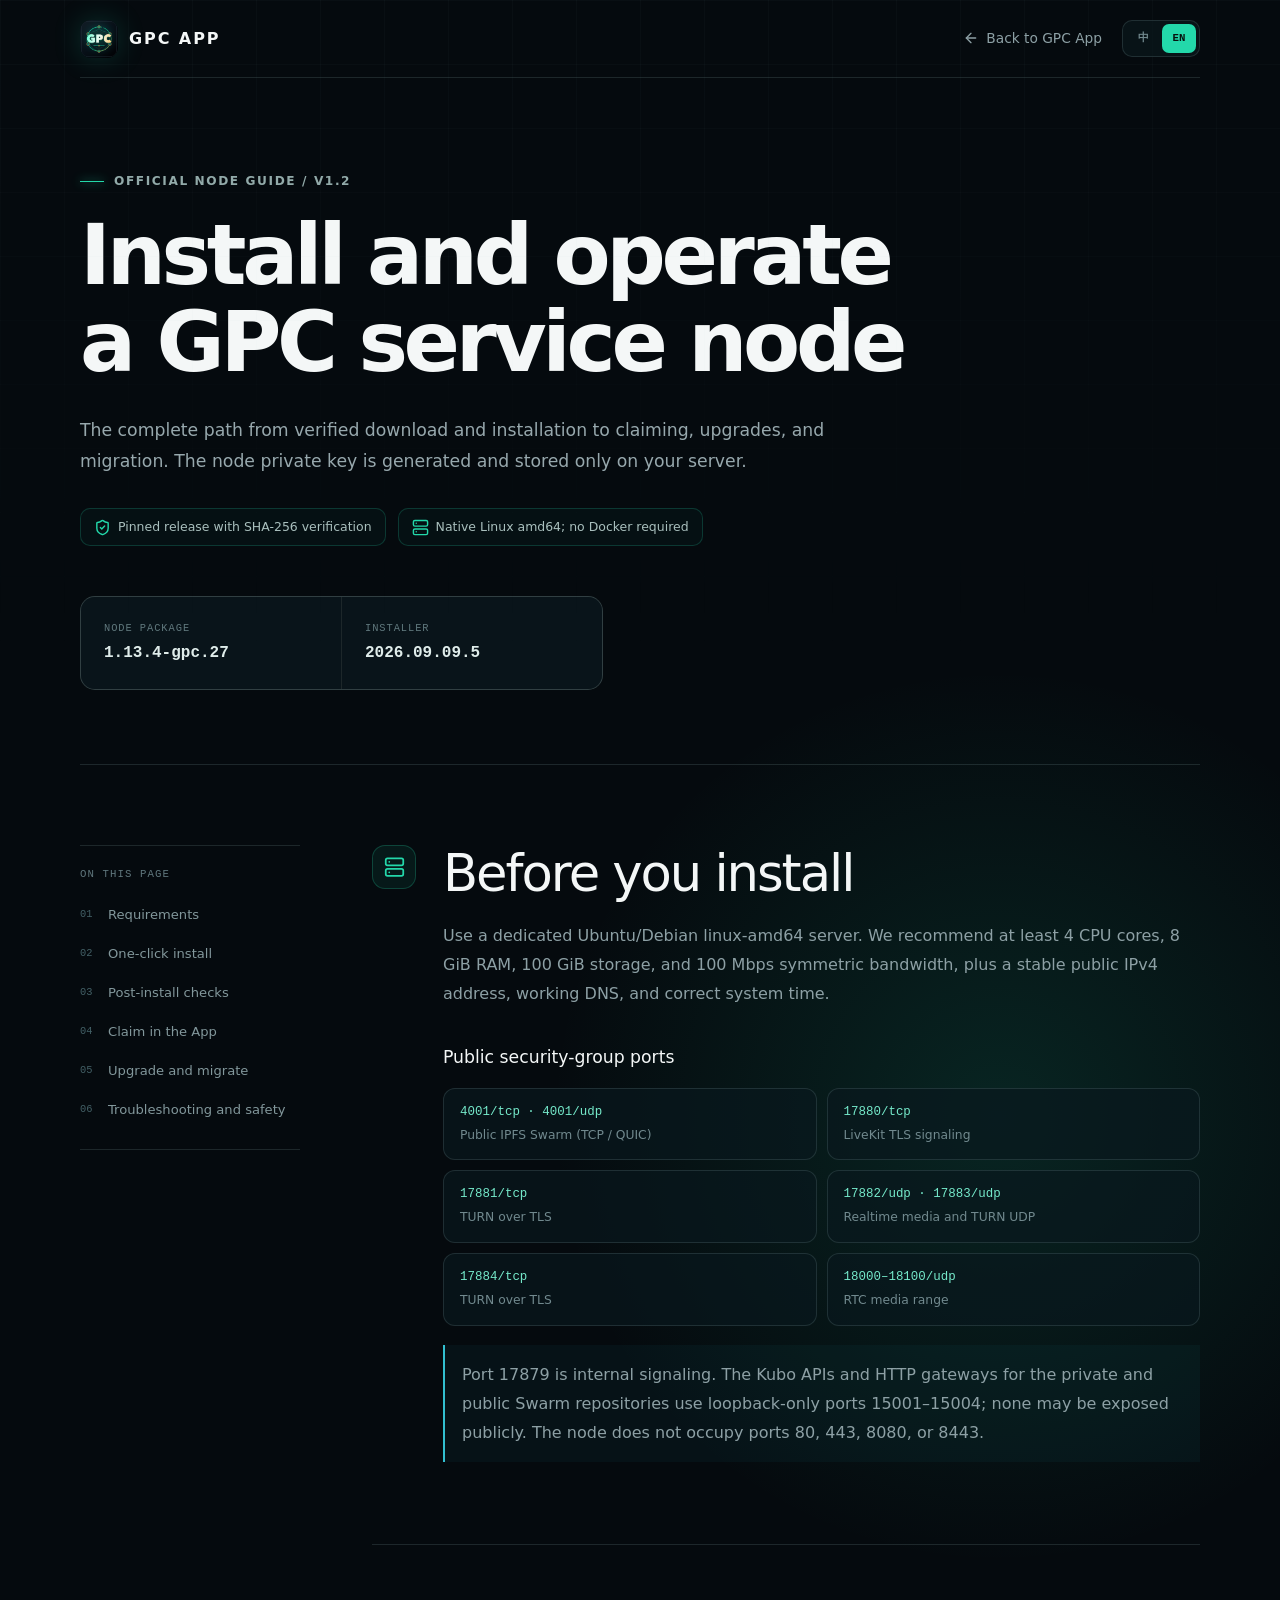
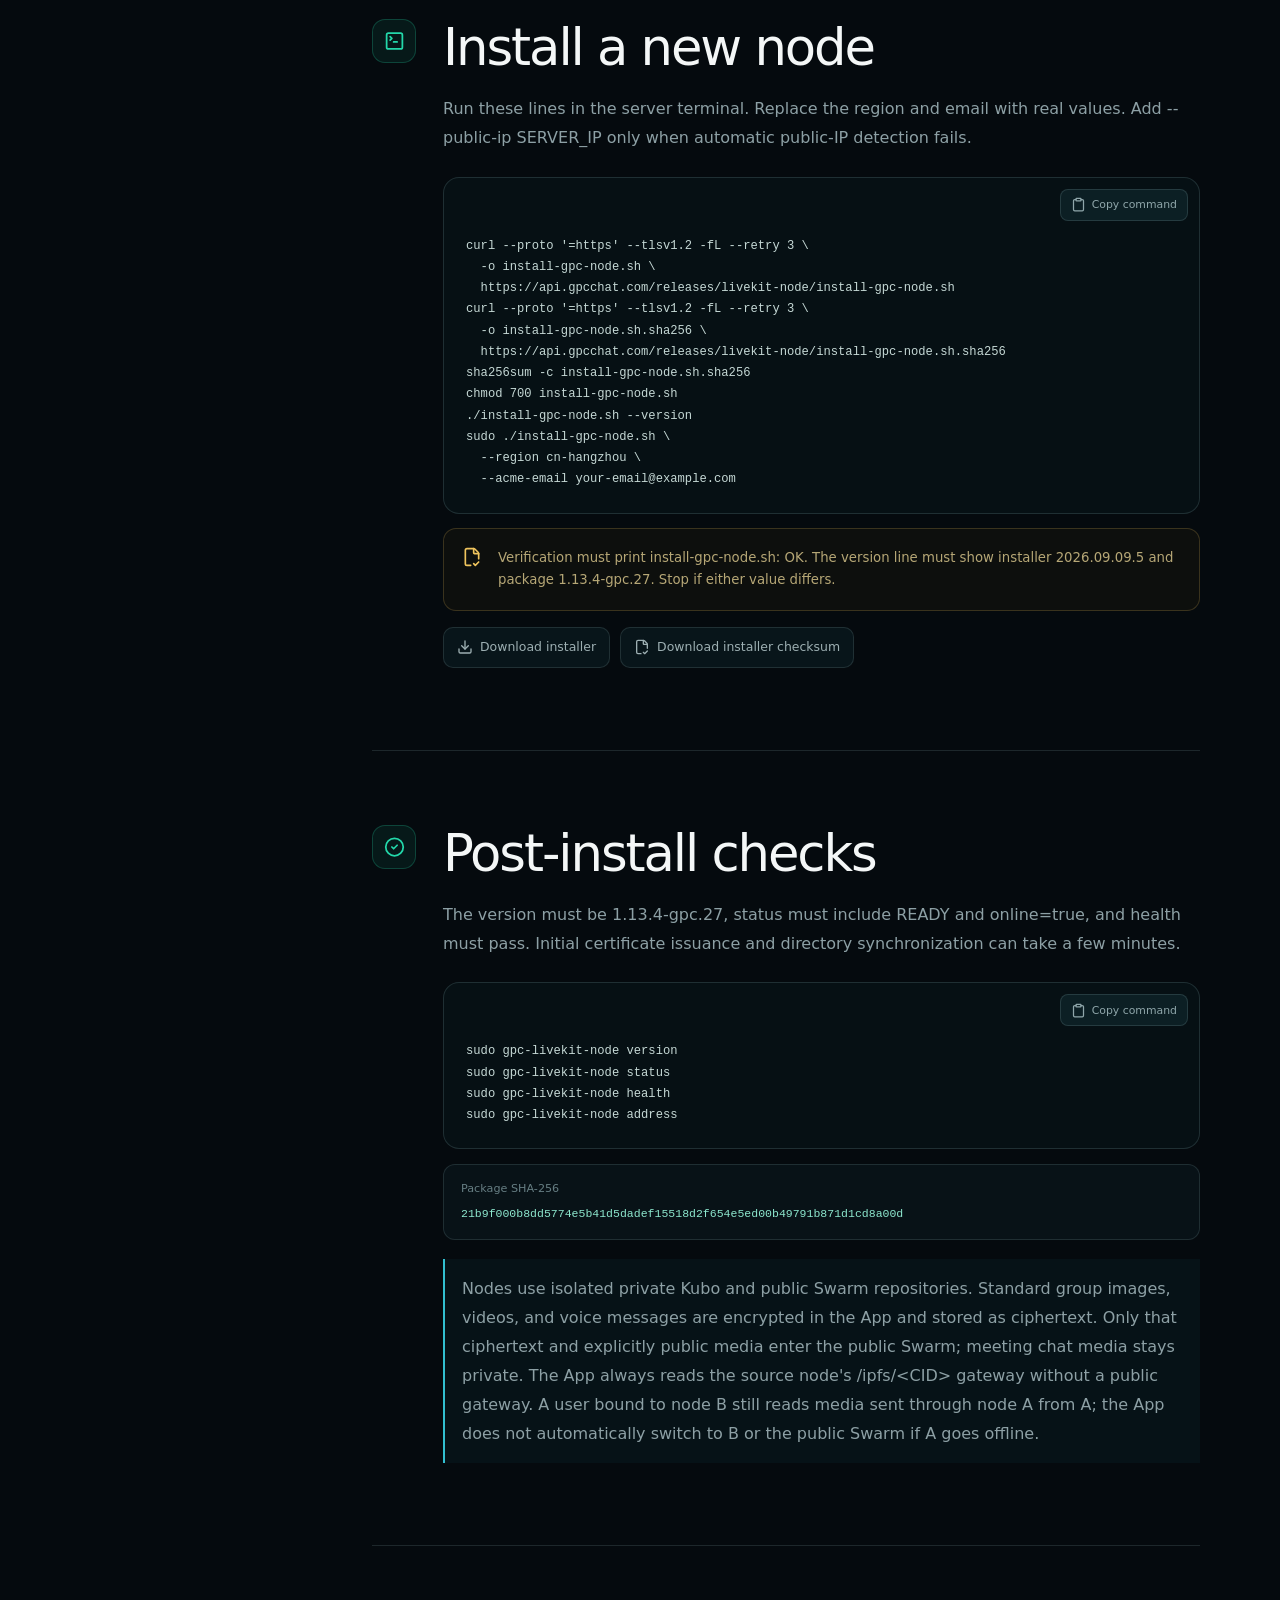
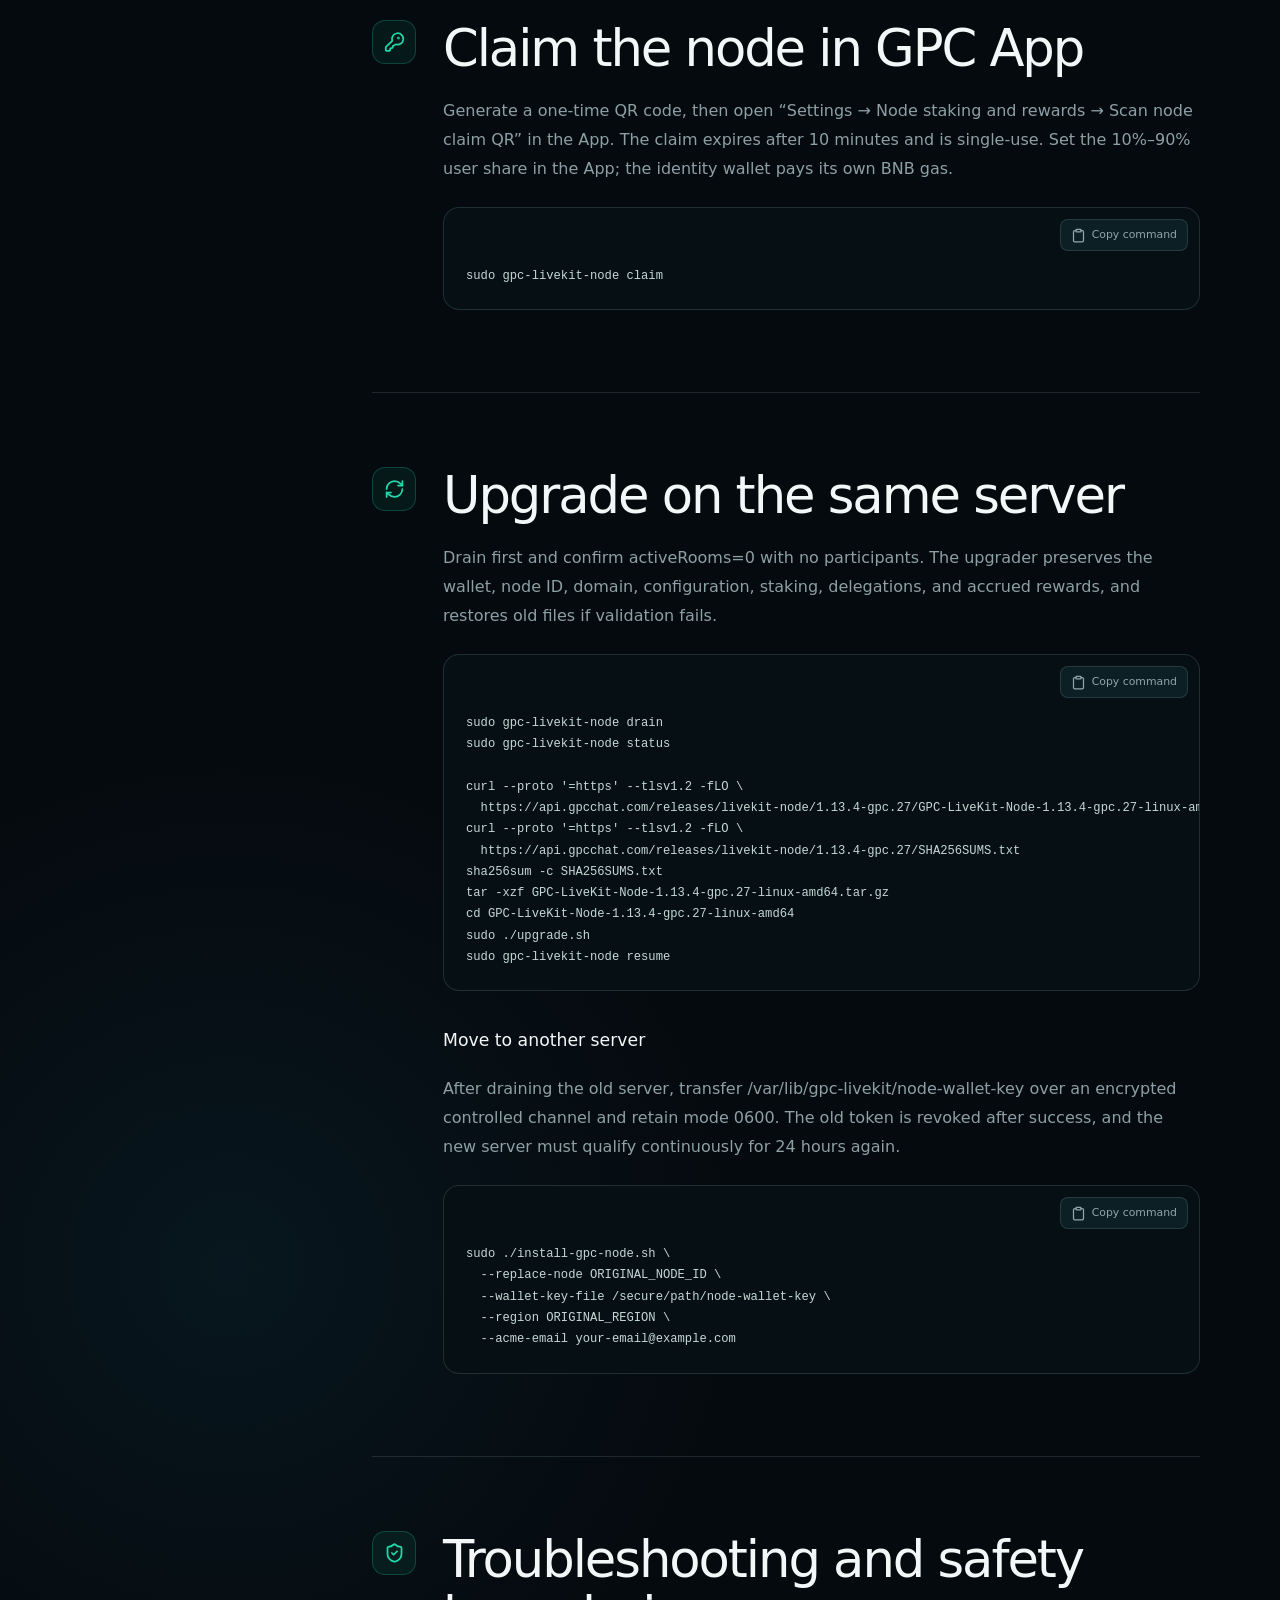
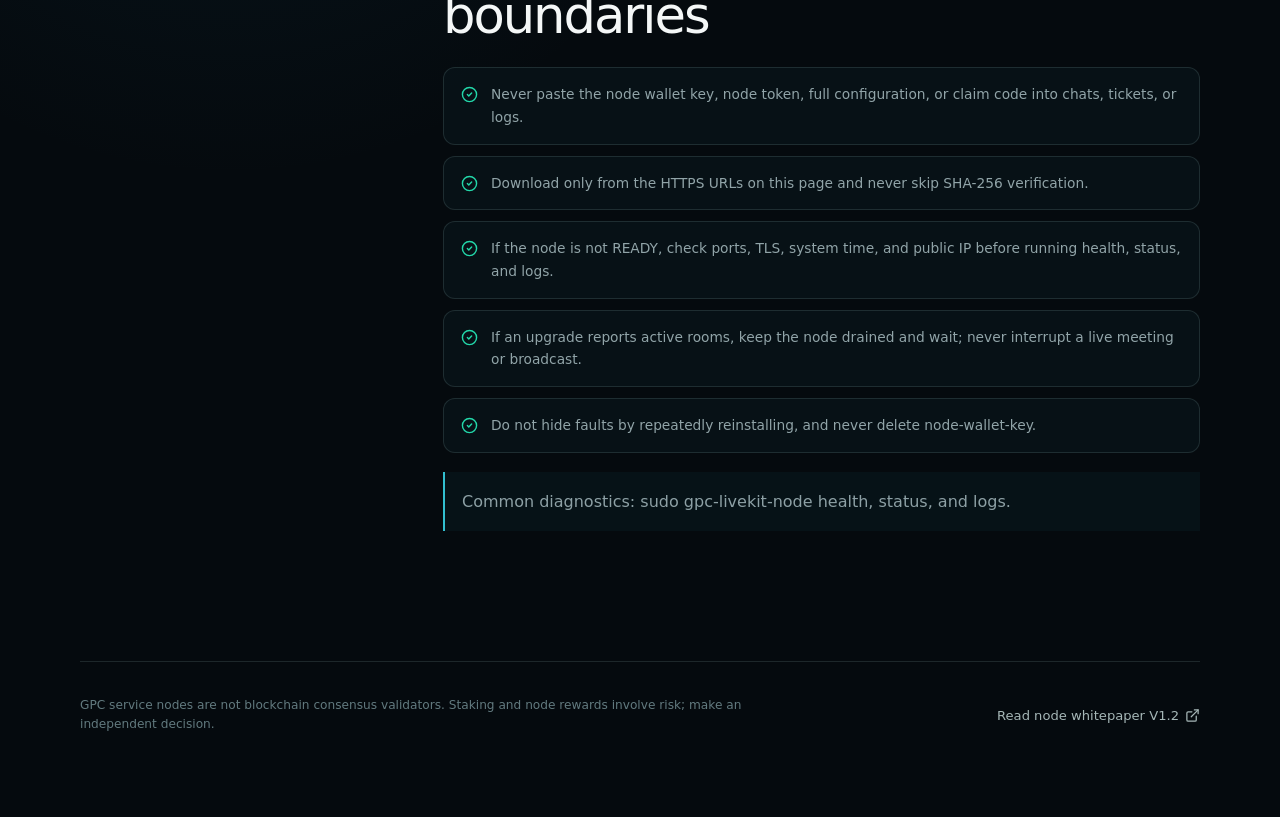
<file: node-install.html>
<!DOCTYPE html><html lang="zh-CN"><head><meta charSet="utf-8"/><meta name="viewport" content="width=device-width, initial-scale=1"/><link rel="stylesheet" href="./_next/static/css/index.VMivyo7x.css" data-rsc-css-href="./_next/static/css/index.VMivyo7x.css" data-precedence="vite-rsc/importer-resources"/><link rel="modulepreload" fetchPriority="low" href="./_next/static/chunks/index-CwW-BETE.js"/><script src="/./_next/static/chunks/rolldown-runtime-C60lm6uB.js" type="module" async=""></script><script src="/./_next/static/chunks/framework-D_rUT4EX.js" type="module" async=""></script><link rel="modulepreload" href="./_next/static/chunks/rolldown-runtime-C60lm6uB.js" crossorigin=""/><link rel="modulepreload" href="./_next/static/chunks/framework-D_rUT4EX.js" crossorigin=""/><link rel="modulepreload" href="./_next/static/chunks/layout-segment-context-5_YSalkw.js" crossorigin=""/><link rel="modulepreload" href="./_next/static/chunks/node-install-guide-C-aDuBQz.js" crossorigin=""/><link rel="modulepreload" href="./_next/static/chunks/toggle-group-cHK7bria.js" crossorigin=""/><title>安装 GPC 服务节点 | GPC App</title><meta name="description" content="GPC LiveKit Node 1.13.4-gpc.27 官方安装、校验、认领、升级与迁移教程，含 IPFS 公共 Swarm 与加密媒体存储说明。"/><meta property="og:title" content="安装 GPC 服务节点 | GPC App"/><meta property="og:description" content="GPC LiveKit Node 1.13.4-gpc.27 官方安装、校验、认领、升级与迁移教程，含 IPFS 公共 Swarm 与加密媒体存储说明。"/><meta property="og:url" content="https://www.gpcchat.com/node-install/"/><meta name="twitter:card" content="summary"/><meta name="twitter:title" content="GPC Ecosystem | Identity, Community &amp; Services"/><meta name="twitter:description" content="One identity wallet connects creators, communities, on-chain experiences, and verifiable service nodes. Explore the GPC ecosystem and its roadmap."/><meta name="twitter:image" content="https://www.gpcchat.com/assets/gpc-icon.png"/><link rel="canonical" href="https://www.gpcchat.com/node-install/"/><link rel="icon" href="favicon.svg" type="image/svg+xml"/><link rel="alternate icon" href="favicon.ico" sizes="16x16 32x32 48x48 64x64"/><link rel="apple-touch-icon" href="apple-touch-icon.png" sizes="180x180"/><script>Object.assign(((self[Symbol.for("vinext.navigationRuntime")]??={bootstrap:{routeManifest:null},functions:{}}).bootstrap.rsc??={rsc:[]}),{params:{},nav:{"pathname":"/node-install","searchParams":[]}})</script><link rel="modulepreload" href="./_next/static/chunks/index-CwW-BETE.js" />
</head><body><main class="guide-page"><header class="guide-header"><a class="brand" href="../" aria-label="GPC App"><img src="../assets/gpc-icon.png" alt=""/><span>GPC APP</span></a><a class="guide-back" href="../"><svg xmlns="http://www.w3.org/2000/svg" width="16" height="16" viewBox="0 0 24 24" fill="none" stroke="currentColor" stroke-width="2" stroke-linecap="round" stroke-linejoin="round" class="lucide lucide-arrow-left" aria-hidden="true"><path d="m12 19-7-7 7-7"></path><path d="M19 12H5"></path></svg>返回 GPC App 官网</a><div data-orientation="horizontal" role="group" data-slot="toggle-group" data-spacing="2" aria-label="切换教程语言" class="rounded-lg data-[size=sm]:rounded-[min(var(--radius-md),10px)] group/toggle-group flex w-fit flex-row items-center gap-[--spacing(var(--gap))] data-vertical:flex-col data-vertical:items-stretch language-toggle" style="--gap:2"><button type="button" data-pressed="" aria-disabled="false" tabindex="-1" aria-pressed="true" data-slot="toggle-group-item" data-variant="default" data-size="default" data-spacing="2" aria-label="中文" class="group-data-[spacing=0]/toggle-group:rounded-none group-data-[spacing=0]/toggle-group:px-2 group-data-[spacing=0]/toggle-group:has-data-[icon=inline-end]:pr-1.5 group-data-[spacing=0]/toggle-group:has-data-[icon=inline-start]:pl-1.5 group-data-horizontal/toggle-group:data-[spacing=0]:first:rounded-l-lg group-data-vertical/toggle-group:data-[spacing=0]:first:rounded-t-lg group-data-horizontal/toggle-group:data-[spacing=0]:last:rounded-r-lg group-data-vertical/toggle-group:data-[spacing=0]:last:rounded-b-lg shrink-0 focus:z-10 focus-visible:z-10 group-data-horizontal/toggle-group:data-[spacing=0]:data-[variant=outline]:border-l-0 group-data-vertical/toggle-group:data-[spacing=0]:data-[variant=outline]:border-t-0 group-data-horizontal/toggle-group:data-[spacing=0]:data-[variant=outline]:first:border-l group-data-vertical/toggle-group:data-[spacing=0]:data-[variant=outline]:first:border-t hover:text-foreground aria-pressed:bg-muted focus-visible:border-ring focus-visible:ring-ring/50 aria-invalid:ring-destructive/20 dark:aria-invalid:ring-destructive/40 aria-invalid:border-destructive data-[state=on]:bg-muted gap-1 rounded-lg text-sm font-medium transition-all [&amp;_svg:not([class*=&#x27;size-&#x27;])]:size-4 group/toggle inline-flex items-center justify-center whitespace-nowrap outline-none hover:bg-muted focus-visible:ring-[3px] disabled:pointer-events-none disabled:opacity-50 [&amp;_svg]:pointer-events-none [&amp;_svg]:shrink-0 bg-transparent h-8 min-w-8 px-2.5 has-data-[icon=inline-end]:pr-2 has-data-[icon=inline-start]:pl-2">中</button><button type="button" aria-disabled="false" tabindex="-1" aria-pressed="false" data-slot="toggle-group-item" data-variant="default" data-size="default" data-spacing="2" aria-label="English" class="group-data-[spacing=0]/toggle-group:rounded-none group-data-[spacing=0]/toggle-group:px-2 group-data-[spacing=0]/toggle-group:has-data-[icon=inline-end]:pr-1.5 group-data-[spacing=0]/toggle-group:has-data-[icon=inline-start]:pl-1.5 group-data-horizontal/toggle-group:data-[spacing=0]:first:rounded-l-lg group-data-vertical/toggle-group:data-[spacing=0]:first:rounded-t-lg group-data-horizontal/toggle-group:data-[spacing=0]:last:rounded-r-lg group-data-vertical/toggle-group:data-[spacing=0]:last:rounded-b-lg shrink-0 focus:z-10 focus-visible:z-10 group-data-horizontal/toggle-group:data-[spacing=0]:data-[variant=outline]:border-l-0 group-data-vertical/toggle-group:data-[spacing=0]:data-[variant=outline]:border-t-0 group-data-horizontal/toggle-group:data-[spacing=0]:data-[variant=outline]:first:border-l group-data-vertical/toggle-group:data-[spacing=0]:data-[variant=outline]:first:border-t hover:text-foreground aria-pressed:bg-muted focus-visible:border-ring focus-visible:ring-ring/50 aria-invalid:ring-destructive/20 dark:aria-invalid:ring-destructive/40 aria-invalid:border-destructive data-[state=on]:bg-muted gap-1 rounded-lg text-sm font-medium transition-all [&amp;_svg:not([class*=&#x27;size-&#x27;])]:size-4 group/toggle inline-flex items-center justify-center whitespace-nowrap outline-none hover:bg-muted focus-visible:ring-[3px] disabled:pointer-events-none disabled:opacity-50 [&amp;_svg]:pointer-events-none [&amp;_svg]:shrink-0 bg-transparent h-8 min-w-8 px-2.5 has-data-[icon=inline-end]:pr-2 has-data-[icon=inline-start]:pl-2">EN</button></div></header><section class="guide-hero"><p class="eyebrow"><span></span>OFFICIAL NODE GUIDE / V1.2</p><h1>安装并运营 GPC 服务节点</h1><p class="guide-lead">一份从下载校验、安装、认领到升级迁移的完整操作说明。节点私钥只在你的服务器本地生成和保存。</p><div class="guide-trust"><span><svg xmlns="http://www.w3.org/2000/svg" width="17" height="17" viewBox="0 0 24 24" fill="none" stroke="currentColor" stroke-width="2" stroke-linecap="round" stroke-linejoin="round" class="lucide lucide-shield-check" aria-hidden="true"><path d="M20 13c0 5-3.5 7.5-7.66 8.95a1 1 0 0 1-.67-.01C7.5 20.5 4 18 4 13V6a1 1 0 0 1 1-1c2 0 4.5-1.2 6.24-2.72a1.17 1.17 0 0 1 1.52 0C14.51 3.81 17 5 19 5a1 1 0 0 1 1 1z"></path><path d="m9 12 2 2 4-4"></path></svg>固定版本与 SHA-256 校验</span><span><svg xmlns="http://www.w3.org/2000/svg" width="17" height="17" viewBox="0 0 24 24" fill="none" stroke="currentColor" stroke-width="2" stroke-linecap="round" stroke-linejoin="round" class="lucide lucide-server" aria-hidden="true"><rect width="20" height="8" x="2" y="2" rx="2" ry="2"></rect><rect width="20" height="8" x="2" y="14" rx="2" ry="2"></rect><line x1="6" x2="6.01" y1="6" y2="6"></line><line x1="6" x2="6.01" y1="18" y2="18"></line></svg>原生 Linux amd64，无需 Docker</span></div><div class="guide-release"><div><small>当前节点包</small><strong>1.13.4-gpc.27</strong></div><div><small>安装器</small><strong>2026.09.09.5</strong></div></div></section><div class="guide-layout"><aside class="guide-toc"><p>本页目录</p><a href="#step-1"><span>01</span>安装前准备</a><a href="#step-2"><span>02</span>一键安装</a><a href="#step-3"><span>03</span>安装后校验</a><a href="#step-4"><span>04</span>在 App 认领</a><a href="#step-5"><span>05</span>升级与迁移</a><a href="#step-6"><span>06</span>故障与安全</a></aside><div class="guide-content"><section class="guide-section" id="step-1"><div class="guide-section-icon"><svg xmlns="http://www.w3.org/2000/svg" width="24" height="24" viewBox="0 0 24 24" fill="none" stroke="currentColor" stroke-width="2" stroke-linecap="round" stroke-linejoin="round" class="lucide lucide-server" aria-hidden="true"><rect width="20" height="8" x="2" y="2" rx="2" ry="2"></rect><rect width="20" height="8" x="2" y="14" rx="2" ry="2"></rect><line x1="6" x2="6.01" y1="6" y2="6"></line><line x1="6" x2="6.01" y1="18" y2="18"></line></svg></div><div class="guide-section-body"><h2>安装前准备</h2><p>使用独立的 Ubuntu/Debian linux-amd64 服务器。建议至少 4 核 CPU、8 GiB 内存、100 GiB 存储，以及上下行各 100 Mbps；需要稳定公网 IPv4、正确的 DNS 和系统时间。</p><h3>公网安全组端口</h3><div class="guide-port-grid"><div><code>4001/tcp · 4001/udp</code><span>公共 IPFS Swarm（TCP / QUIC）</span></div><div><code>17880/tcp</code><span>LiveKit TLS 信令</span></div><div><code>17881/tcp</code><span>TURN over TLS</span></div><div><code>17882/udp · 17883/udp</code><span>实时媒体与 TURN UDP</span></div><div><code>17884/tcp</code><span>TURN over TLS</span></div><div><code>18000–18100/udp</code><span>RTC 媒体端口段</span></div></div><p class="guide-note">17879 为内部信令端口；私有和公共 Swarm 仓库的 Kubo API 与 HTTP 网关使用 15001–15004，仅监听本机回环，均不要对公网开放。节点不占用 80、443、8080 或 8443。</p></div></section><section class="guide-section" id="step-2"><div class="guide-section-icon"><svg xmlns="http://www.w3.org/2000/svg" width="24" height="24" viewBox="0 0 24 24" fill="none" stroke="currentColor" stroke-width="2" stroke-linecap="round" stroke-linejoin="round" class="lucide lucide-square-terminal" aria-hidden="true"><path d="m7 11 2-2-2-2"></path><path d="M11 13h4"></path><rect width="18" height="18" x="3" y="3" rx="2" ry="2"></rect></svg></div><div class="guide-section-body"><h2>一键安装新节点</h2><p>在服务器终端逐行执行。把区域和邮箱换成真实值；公网 IP 无法自动识别时追加 --public-ip 服务器公网IP。</p><div class="guide-code"><button type="button" aria-label="复制命令"><svg xmlns="http://www.w3.org/2000/svg" width="15" height="15" viewBox="0 0 24 24" fill="none" stroke="currentColor" stroke-width="2" stroke-linecap="round" stroke-linejoin="round" class="lucide lucide-clipboard" aria-hidden="true"><rect width="8" height="4" x="8" y="2" rx="1" ry="1"></rect><path d="M16 4h2a2 2 0 0 1 2 2v14a2 2 0 0 1-2 2H6a2 2 0 0 1-2-2V6a2 2 0 0 1 2-2h2"></path></svg>复制命令</button><pre><code>curl --proto &#x27;=https&#x27; --tlsv1.2 -fL --retry 3 \
  -o install-gpc-node.sh \
  https://api.gpcchat.com/releases/livekit-node/install-gpc-node.sh
curl --proto &#x27;=https&#x27; --tlsv1.2 -fL --retry 3 \
  -o install-gpc-node.sh.sha256 \
  https://api.gpcchat.com/releases/livekit-node/install-gpc-node.sh.sha256
sha256sum -c install-gpc-node.sh.sha256
chmod 700 install-gpc-node.sh
./install-gpc-node.sh --version
sudo ./install-gpc-node.sh \
  --region cn-hangzhou \
  --acme-email your-email@example.com</code></pre></div><div class="guide-warning"><svg xmlns="http://www.w3.org/2000/svg" width="20" height="20" viewBox="0 0 24 24" fill="none" stroke="currentColor" stroke-width="2" stroke-linecap="round" stroke-linejoin="round" class="lucide lucide-file-check-corner" aria-hidden="true"><path d="M10.5 22H6a2 2 0 0 1-2-2V4a2 2 0 0 1 2-2h8a2.4 2.4 0 0 1 1.706.706l3.588 3.588A2.4 2.4 0 0 1 20 8v6"></path><path d="M14 2v5a1 1 0 0 0 1 1h5"></path><path d="m14 20 2 2 4-4"></path></svg><p>校验必须显示 install-gpc-node.sh: OK；版本必须同时显示安装器 2026.09.09.5 和节点包 1.13.4-gpc.27。任一项不一致都应停止安装。</p></div><div class="guide-inline-actions"><a href="https://api.gpcchat.com/releases/livekit-node/install-gpc-node.sh"><svg xmlns="http://www.w3.org/2000/svg" width="16" height="16" viewBox="0 0 24 24" fill="none" stroke="currentColor" stroke-width="2" stroke-linecap="round" stroke-linejoin="round" class="lucide lucide-download" aria-hidden="true"><path d="M12 15V3"></path><path d="M21 15v4a2 2 0 0 1-2 2H5a2 2 0 0 1-2-2v-4"></path><path d="m7 10 5 5 5-5"></path></svg>直接下载安装器</a><a href="https://api.gpcchat.com/releases/livekit-node/install-gpc-node.sh.sha256"><svg xmlns="http://www.w3.org/2000/svg" width="16" height="16" viewBox="0 0 24 24" fill="none" stroke="currentColor" stroke-width="2" stroke-linecap="round" stroke-linejoin="round" class="lucide lucide-file-check-corner" aria-hidden="true"><path d="M10.5 22H6a2 2 0 0 1-2-2V4a2 2 0 0 1 2-2h8a2.4 2.4 0 0 1 1.706.706l3.588 3.588A2.4 2.4 0 0 1 20 8v6"></path><path d="M14 2v5a1 1 0 0 0 1 1h5"></path><path d="m14 20 2 2 4-4"></path></svg>下载安装器校验文件</a></div></div></section><section class="guide-section" id="step-3"><div class="guide-section-icon"><svg xmlns="http://www.w3.org/2000/svg" width="24" height="24" viewBox="0 0 24 24" fill="none" stroke="currentColor" stroke-width="2" stroke-linecap="round" stroke-linejoin="round" class="lucide lucide-circle-check" aria-hidden="true"><circle cx="12" cy="12" r="10"></circle><path d="m9 12 2 2 4-4"></path></svg></div><div class="guide-section-body"><h2>安装后校验</h2><p>版本应为 1.13.4-gpc.27，状态应包含 READY 与 online=true，health 命令必须成功。首次签发证书和目录同步可能需要几分钟。</p><div class="guide-code"><button type="button" aria-label="复制命令"><svg xmlns="http://www.w3.org/2000/svg" width="15" height="15" viewBox="0 0 24 24" fill="none" stroke="currentColor" stroke-width="2" stroke-linecap="round" stroke-linejoin="round" class="lucide lucide-clipboard" aria-hidden="true"><rect width="8" height="4" x="8" y="2" rx="1" ry="1"></rect><path d="M16 4h2a2 2 0 0 1 2 2v14a2 2 0 0 1-2 2H6a2 2 0 0 1-2-2V6a2 2 0 0 1 2-2h2"></path></svg>复制命令</button><pre><code>sudo gpc-livekit-node version
sudo gpc-livekit-node status
sudo gpc-livekit-node health
sudo gpc-livekit-node address</code></pre></div><div class="guide-hash"><span>节点包 SHA-256</span><code>21b9f000b8dd5774e5b41d5dadef15518d2f654e5ed00b49791b871d1cd8a00d</code></div><p class="guide-note">节点使用相互隔离的私有 Kubo 仓库和公共 Swarm 仓库。普通群聊图片、视频和语音在 App 端加密，节点存储密文；公共 Swarm 仅发布这些密文和明确公开的媒体，会议聊天媒体留在私有仓库。App 始终直连源节点的 /ipfs/&lt;CID&gt; 网关，不走公共网关：A 节点发送的媒体，绑定 B 节点的用户仍从 A 读取；A 离线时 App 不会自动切换至 B 或公共 Swarm。</p></div></section><section class="guide-section" id="step-4"><div class="guide-section-icon"><svg xmlns="http://www.w3.org/2000/svg" width="24" height="24" viewBox="0 0 24 24" fill="none" stroke="currentColor" stroke-width="2" stroke-linecap="round" stroke-linejoin="round" class="lucide lucide-key-round" aria-hidden="true"><path d="M2.586 17.414A2 2 0 0 0 2 18.828V21a1 1 0 0 0 1 1h3a1 1 0 0 0 1-1v-1a1 1 0 0 1 1-1h1a1 1 0 0 0 1-1v-1a1 1 0 0 1 1-1h.172a2 2 0 0 0 1.414-.586l.814-.814a6.5 6.5 0 1 0-4-4z"></path><circle cx="16.5" cy="7.5" r=".5" fill="currentColor"></circle></svg></div><div class="guide-section-body"><h2>在 App 中认领节点</h2><p>生成一次性二维码后，在 App 打开“设置 → 节点质押与收益 → 扫描节点认领二维码”。认领码 10 分钟失效且只能使用一次。运营者在 App 设置 10%–90% 的用户分成比例，并由身份钱包自行支付 BNB Gas。</p><div class="guide-code"><button type="button" aria-label="复制命令"><svg xmlns="http://www.w3.org/2000/svg" width="15" height="15" viewBox="0 0 24 24" fill="none" stroke="currentColor" stroke-width="2" stroke-linecap="round" stroke-linejoin="round" class="lucide lucide-clipboard" aria-hidden="true"><rect width="8" height="4" x="8" y="2" rx="1" ry="1"></rect><path d="M16 4h2a2 2 0 0 1 2 2v14a2 2 0 0 1-2 2H6a2 2 0 0 1-2-2V6a2 2 0 0 1 2-2h2"></path></svg>复制命令</button><pre><code>sudo gpc-livekit-node claim</code></pre></div></div></section><section class="guide-section" id="step-5"><div class="guide-section-icon"><svg xmlns="http://www.w3.org/2000/svg" width="24" height="24" viewBox="0 0 24 24" fill="none" stroke="currentColor" stroke-width="2" stroke-linecap="round" stroke-linejoin="round" class="lucide lucide-refresh-cw" aria-hidden="true"><path d="M3 12a9 9 0 0 1 9-9 9.75 9.75 0 0 1 6.74 2.74L21 8"></path><path d="M21 3v5h-5"></path><path d="M21 12a9 9 0 0 1-9 9 9.75 9.75 0 0 1-6.74-2.74L3 16"></path><path d="M8 16H3v5"></path></svg></div><div class="guide-section-body"><h2>原服务器升级</h2><p>先排空并确认 activeRooms=0、没有在线参与者，再执行升级。升级器会保留节点钱包、节点 ID、域名、配置、质押、委托和待领取收益；验证失败会恢复旧文件。</p><div class="guide-code"><button type="button" aria-label="复制命令"><svg xmlns="http://www.w3.org/2000/svg" width="15" height="15" viewBox="0 0 24 24" fill="none" stroke="currentColor" stroke-width="2" stroke-linecap="round" stroke-linejoin="round" class="lucide lucide-clipboard" aria-hidden="true"><rect width="8" height="4" x="8" y="2" rx="1" ry="1"></rect><path d="M16 4h2a2 2 0 0 1 2 2v14a2 2 0 0 1-2 2H6a2 2 0 0 1-2-2V6a2 2 0 0 1 2-2h2"></path></svg>复制命令</button><pre><code>sudo gpc-livekit-node drain
sudo gpc-livekit-node status

curl --proto &#x27;=https&#x27; --tlsv1.2 -fLO \
  https://api.gpcchat.com/releases/livekit-node/1.13.4-gpc.27/GPC-LiveKit-Node-1.13.4-gpc.27-linux-amd64.tar.gz
curl --proto &#x27;=https&#x27; --tlsv1.2 -fLO \
  https://api.gpcchat.com/releases/livekit-node/1.13.4-gpc.27/SHA256SUMS.txt
sha256sum -c SHA256SUMS.txt
tar -xzf GPC-LiveKit-Node-1.13.4-gpc.27-linux-amd64.tar.gz
cd GPC-LiveKit-Node-1.13.4-gpc.27-linux-amd64
sudo ./upgrade.sh
sudo gpc-livekit-node resume</code></pre></div><h3>更换服务器并保留身份</h3><p>旧服务器排空后，经加密受控渠道转移 /var/lib/gpc-livekit/node-wallet-key，并保持 0600 权限。新机安装成功后旧机令牌失效，新机需重新连续达标 24 小时。</p><div class="guide-code"><button type="button" aria-label="复制命令"><svg xmlns="http://www.w3.org/2000/svg" width="15" height="15" viewBox="0 0 24 24" fill="none" stroke="currentColor" stroke-width="2" stroke-linecap="round" stroke-linejoin="round" class="lucide lucide-clipboard" aria-hidden="true"><rect width="8" height="4" x="8" y="2" rx="1" ry="1"></rect><path d="M16 4h2a2 2 0 0 1 2 2v14a2 2 0 0 1-2 2H6a2 2 0 0 1-2-2V6a2 2 0 0 1 2-2h2"></path></svg>复制命令</button><pre><code>sudo ./install-gpc-node.sh \
  --replace-node ORIGINAL_NODE_ID \
  --wallet-key-file /secure/path/node-wallet-key \
  --region ORIGINAL_REGION \
  --acme-email your-email@example.com</code></pre></div></div></section><section class="guide-section" id="step-6"><div class="guide-section-icon"><svg xmlns="http://www.w3.org/2000/svg" width="24" height="24" viewBox="0 0 24 24" fill="none" stroke="currentColor" stroke-width="2" stroke-linecap="round" stroke-linejoin="round" class="lucide lucide-shield-check" aria-hidden="true"><path d="M20 13c0 5-3.5 7.5-7.66 8.95a1 1 0 0 1-.67-.01C7.5 20.5 4 18 4 13V6a1 1 0 0 1 1-1c2 0 4.5-1.2 6.24-2.72a1.17 1.17 0 0 1 1.52 0C14.51 3.81 17 5 19 5a1 1 0 0 1 1 1z"></path><path d="m9 12 2 2 4-4"></path></svg></div><div class="guide-section-body"><h2>故障处理与安全底线</h2><ul class="guide-safety"><li><svg xmlns="http://www.w3.org/2000/svg" width="17" height="17" viewBox="0 0 24 24" fill="none" stroke="currentColor" stroke-width="2" stroke-linecap="round" stroke-linejoin="round" class="lucide lucide-circle-check" aria-hidden="true"><circle cx="12" cy="12" r="10"></circle><path d="m9 12 2 2 4-4"></path></svg>不要把节点钱包私钥、节点令牌、完整配置或认领码发到聊天、工单或日志。</li><li><svg xmlns="http://www.w3.org/2000/svg" width="17" height="17" viewBox="0 0 24 24" fill="none" stroke="currentColor" stroke-width="2" stroke-linecap="round" stroke-linejoin="round" class="lucide lucide-circle-check" aria-hidden="true"><circle cx="12" cy="12" r="10"></circle><path d="m9 12 2 2 4-4"></path></svg>只从本页 HTTPS 地址下载安装器；不要跳过 SHA-256 校验。</li><li><svg xmlns="http://www.w3.org/2000/svg" width="17" height="17" viewBox="0 0 24 24" fill="none" stroke="currentColor" stroke-width="2" stroke-linecap="round" stroke-linejoin="round" class="lucide lucide-circle-check" aria-hidden="true"><circle cx="12" cy="12" r="10"></circle><path d="m9 12 2 2 4-4"></path></svg>节点不 READY 时先检查安全组、证书、系统时间、公网 IP，再运行 health、status、logs。</li><li><svg xmlns="http://www.w3.org/2000/svg" width="17" height="17" viewBox="0 0 24 24" fill="none" stroke="currentColor" stroke-width="2" stroke-linecap="round" stroke-linejoin="round" class="lucide lucide-circle-check" aria-hidden="true"><circle cx="12" cy="12" r="10"></circle><path d="m9 12 2 2 4-4"></path></svg>升级提示繁忙时保持排空并等待房间归零，不要强制停止正在服务的会议或直播。</li><li><svg xmlns="http://www.w3.org/2000/svg" width="17" height="17" viewBox="0 0 24 24" fill="none" stroke="currentColor" stroke-width="2" stroke-linecap="round" stroke-linejoin="round" class="lucide lucide-circle-check" aria-hidden="true"><circle cx="12" cy="12" r="10"></circle><path d="m9 12 2 2 4-4"></path></svg>不要通过反复重装掩盖故障，也不要删除 node-wallet-key。</li></ul><p class="guide-note">常用诊断命令：sudo gpc-livekit-node health、status、logs。</p></div></section></div></div><footer class="guide-footer"><p>GPC 服务节点不是区块链共识验证节点。质押与节点收益存在风险，请独立判断。</p><a href="../whitepaper/gpc-node-staking-whitepaper-v1.2.pdf">阅读节点白皮书 V1.2<svg xmlns="http://www.w3.org/2000/svg" width="15" height="15" viewBox="0 0 24 24" fill="none" stroke="currentColor" stroke-width="2" stroke-linecap="round" stroke-linejoin="round" class="lucide lucide-external-link" aria-hidden="true"><path d="M15 3h6v6"></path><path d="M10 14 21 3"></path><path d="M18 13v6a2 2 0 0 1-2 2H5a2 2 0 0 1-2-2V8a2 2 0 0 1 2-2h6"></path></svg></a></footer></main><script type="module" src="./_next/static/chunks/index-CwW-BETE.js" id="_R_" async=""></script><script>((self[Symbol.for("vinext.navigationRuntime")]??={bootstrap:{routeManifest:null},functions:{}}).bootstrap.rsc??={rsc:[]}).rsc.push("0:{\"page:/node-install\":\"$L1\",\"layout:/\":\"$L2\",\"route:/node-install\":\"$L3\",\"__route\":\"route:/node-install\",\"__interceptionContext\":null,\"__layoutIds\":[\"layout:/\"],\"__rootLayout\":\"/\",\"__bfcacheSegmentIdentities\":{\"layout:/\":\"[\\\"layout\\\",\\\"layout:/\\\",\\\"root-boundary:/\\\",\\\"\\\"]\",\"page:/node-install\":\"[\\\"page\\\",\\\"page:/node-install\\\",\\\"root-boundary:/\\\",\\\"[\\\\\\\"node-install\\\\\\\"]\\\"]\"},\"__srcPage\":[\"node-install\",\"page\"],\"__layoutFlags\":{\"layout:/\":\"s\"},\"__artifactCompatibility\":{\"schemaVersion\":1,\"graphVersion\":\"app-route-graph:5c991b64861d10b0\",\"deploymentVersion\":\"437dd677-1422-407d-859e-cc7b0f1640c4\",\"appElementsSchemaVersion\":1,\"rscPayloadSchemaVersion\":1,\"rootBoundaryId\":\"/\",\"renderEpoch\":null}}\n")</script><script>((self[Symbol.for("vinext.navigationRuntime")]??={bootstrap:{routeManifest:null},functions:{}}).bootstrap.rsc??={rsc:[]}).rsc.push("4:I[\"8c0f216c4604\",[],\"Children\",1]\n")</script><script>((self[Symbol.for("vinext.navigationRuntime")]??={bootstrap:{routeManifest:null},functions:{}}).bootstrap.rsc??={rsc:[]}).rsc.push("5:I[\"593f344dc510\",[],\"GlobalErrorBoundary\",1]\n")</script><script>((self[Symbol.for("vinext.navigationRuntime")]??={bootstrap:{routeManifest:null},functions:{}}).bootstrap.rsc??={rsc:[]}).rsc.push("6:I[\"0b874ad30386\",[],\"default\",1]\n")</script><script>((self[Symbol.for("vinext.navigationRuntime")]??={bootstrap:{routeManifest:null},functions:{}}).bootstrap.rsc??={rsc:[]}).rsc.push("7:I[\"593f344dc510\",[],\"ErrorBoundary\",1]\n")</script><script>((self[Symbol.for("vinext.navigationRuntime")]??={bootstrap:{routeManifest:null},functions:{}}).bootstrap.rsc??={rsc:[]}).rsc.push("8:I[\"15c18cfaeeff\",[],\"LayoutSegmentProvider\",1]\n")</script><script>((self[Symbol.for("vinext.navigationRuntime")]??={bootstrap:{routeManifest:null},functions:{}}).bootstrap.rsc??={rsc:[]}).rsc.push("9:I[\"8c0f216c4604\",[],\"Slot\",1]\n")</script><script>((self[Symbol.for("vinext.navigationRuntime")]??={bootstrap:{routeManifest:null},functions:{}}).bootstrap.rsc??={rsc:[]}).rsc.push("a:I[\"593f344dc510\",[],\"NotFoundBoundary\",1]\n")</script><script>((self[Symbol.for("vinext.navigationRuntime")]??={bootstrap:{routeManifest:null},functions:{}}).bootstrap.rsc??={rsc:[]}).rsc.push("b:I[\"9276801271d6\",[],\"AppRouterScrollTarget\",1]\n")</script><script>((self[Symbol.for("vinext.navigationRuntime")]??={bootstrap:{routeManifest:null},functions:{}}).bootstrap.rsc??={rsc:[]}).rsc.push("c:I[\"593f344dc510\",[],\"RedirectBoundary\",1]\n")</script><script>((self[Symbol.for("vinext.navigationRuntime")]??={bootstrap:{routeManifest:null},functions:{}}).bootstrap.rsc??={rsc:[]}).rsc.push(":HL[\"./_next/static/css/index.VMivyo7x.css\",\"style\"     ]\n")</script><script>((self[Symbol.for("vinext.navigationRuntime")]??={bootstrap:{routeManifest:null},functions:{}}).bootstrap.rsc??={rsc:[]}).rsc.push("2:[[[\"$\",\"link\",\"css:./_next/static/css/index.VMivyo7x.css\",{\"rel\":\"stylesheet\",\"precedence\":\"vite-rsc/importer-resources\",\"href\":\"./_next/static/css/index.VMivyo7x.css\",\"data-rsc-css-href\":\"./_next/static/css/index.VMivyo7x.css\"}],\"$undefined\"],[\"$\",\"html\",null,{\"lang\":\"zh-CN\",\"children\":[[\"$\",\"head\",null,{\"children\":[[\"$\",\"link\",null,{\"rel\":\"icon\",\"href\":\"favicon.svg\",\"type\":\"image/svg+xml\"}],[\"$\",\"link\",null,{\"rel\":\"alternate icon\",\"href\":\"favicon.ico\",\"sizes\":\"16x16 32x32 48x48 64x64\"}],[\"$\",\"link\",null,{\"rel\":\"apple-touch-icon\",\"href\":\"apple-touch-icon.png\",\"sizes\":\"180x180\"}]]}],[\"$\",\"body\",null,{\"children\":[\"$\",\"$L4\",null,{}]}]]}]]\n")</script><script>((self[Symbol.for("vinext.navigationRuntime")]??={bootstrap:{routeManifest:null},functions:{}}).bootstrap.rsc??={rsc:[]}).rsc.push("3:[[[\"$\",\"meta\",null,{\"charSet\":\"utf-8\"}],[[\"$\",\"title\",\"0\",{\"children\":\"安装 GPC 服务节点 | GPC App\"}],[\"$\",\"meta\",\"1\",{\"name\":\"description\",\"content\":\"GPC LiveKit Node 1.13.4-gpc.27 官方安装、校验、认领、升级与迁移教程，含 IPFS 公共 Swarm 与加密媒体存储说明。\"}],[\"$\",\"meta\",\"2\",{\"property\":\"og:title\",\"content\":\"安装 GPC 服务节点 | GPC App\"}],[\"$\",\"meta\",\"3\",{\"property\":\"og:description\",\"content\":\"GPC LiveKit Node 1.13.4-gpc.27 官方安装、校验、认领、升级与迁移教程，含 IPFS 公共 Swarm 与加密媒体存储说明。\"}],[\"$\",\"meta\",\"4\",{\"property\":\"og:url\",\"content\":\"https://www.gpcchat.com/node-install/\"}],[\"$\",\"meta\",\"5\",{\"name\":\"twitter:card\",\"content\":\"summary\"}],[\"$\",\"meta\",\"6\",{\"name\":\"twitter:title\",\"content\":\"GPC Ecosystem | Identity, Community \u0026 Services\"}],[\"$\",\"meta\",\"7\",{\"name\":\"twitter:description\",\"content\":\"One identity wallet connects creators, communities, on-chain experiences, and verifiable service nodes. Explore the GPC ecosystem and its roadmap.\"}],[\"$\",\"meta\",\"8\",{\"name\":\"twitter:image\",\"content\":\"https://www.gpcchat.com/assets/gpc-icon.png\"}],[\"$\",\"link\",\"9\",{\"rel\":\"canonical\",\"href\":\"https://www.gpcchat.com/node-install/\"}]],[[\"$\",\"meta\",\"0\",{\"name\":\"viewport\",\"content\":\"width=device-width, initial-scale=1\"}]]],[\"$\",\"$L5\",null,{\"fallback\":\"$6\",\"children\":[\"$\",\"$L7\",null,{\"fallback\":\"$6\",\"children\":[\"$\",\"$L8\",null,{\"providerId\":\"layout:/\",\"segmentMap\":{\"children\":[\"node-install\"]},\"children\":[\"$\",\"$L9\",null,{\"id\":\"layout:/\",\"parallelSlots\":\"$undefined\",\"children\":[\"$\",\"$La\",null,{\"resetKey\":\"node-install\",\"fallback\":[[\"$\",\"title\",null,{\"children\":\"404: This page could not be found.\"}],[\"$\",\"div\",null,{\"style\":{\"fontFamily\":\"system-ui,\\\"Segoe UI\\\",Roboto,Helvetica,Arial,sans-serif,\\\"Apple Color Emoji\\\",\\\"Segoe UI Emoji\\\"\",\"height\":\"100vh\",\"textAlign\":\"center\",\"display\":\"flex\",\"flexDirection\":\"column\",\"alignItems\":\"center\",\"justifyContent\":\"center\"},\"children\":[\"$\",\"div\",null,{\"children\":[[\"$\",\"style\",null,{\"dangerouslySetInnerHTML\":{\"__html\":\"body{color:#000;background:#fff;margin:0}.next-error-h1{border-right:1px solid rgba(0,0,0,.3)}@media (prefers-color-scheme:dark){body{color:#fff;background:#000}.next-error-h1{border-right:1px solid rgba(255,255,255,.3)}}\"}}],[\"$\",\"h1\",null,{\"className\":\"next-error-h1\",\"style\":{\"display\":\"inline-block\",\"margin\":\"0 20px 0 0\",\"padding\":\"0 23px 0 0\",\"fontSize\":24,\"fontWeight\":500,\"verticalAlign\":\"top\",\"lineHeight\":\"49px\"},\"children\":404}],[\"$\",\"div\",null,{\"style\":{\"display\":\"inline-block\"},\"children\":[\"$\",\"h2\",null,{\"style\":{\"fontSize\":14,\"fontWeight\":400,\"lineHeight\":\"49px\",\"margin\":0},\"children\":\"This page could not be found.\"}]}]]}]}]],\"children\":[\"$\",\"$Lb\",null,{\"children\":[\"$\",\"$Lc\",null,{\"children\":[[\"$\",\"$L8\",null,{\"providerId\":\"page:/node-install\",\"segmentMap\":{\"children\":[\"__PAGE__\"]},\"children\":[\"$\",\"$L9\",null,{\"id\":\"page:/node-install\"}]}],null]}]}]}]}]}]}]}],null,null]\n")</script><script>((self[Symbol.for("vinext.navigationRuntime")]??={bootstrap:{routeManifest:null},functions:{}}).bootstrap.rsc??={rsc:[]}).rsc.push("d:I[\"72ba0a50974e\",[],\"default\",1]\n")</script><script>((self[Symbol.for("vinext.navigationRuntime")]??={bootstrap:{routeManifest:null},functions:{}}).bootstrap.rsc??={rsc:[]}).rsc.push("1:[\"$\",\"$Ld\",null,{}]\n")</script><script>Object.assign(((self[Symbol.for("vinext.navigationRuntime")]??={bootstrap:{routeManifest:null},functions:{}}).bootstrap.rsc??={rsc:[]}),{"initialCacheKind":"static"});((self[Symbol.for("vinext.navigationRuntime")]??={bootstrap:{routeManifest:null},functions:{}}).bootstrap.rsc??={rsc:[]}).done=true</script></body></html>
</file>
